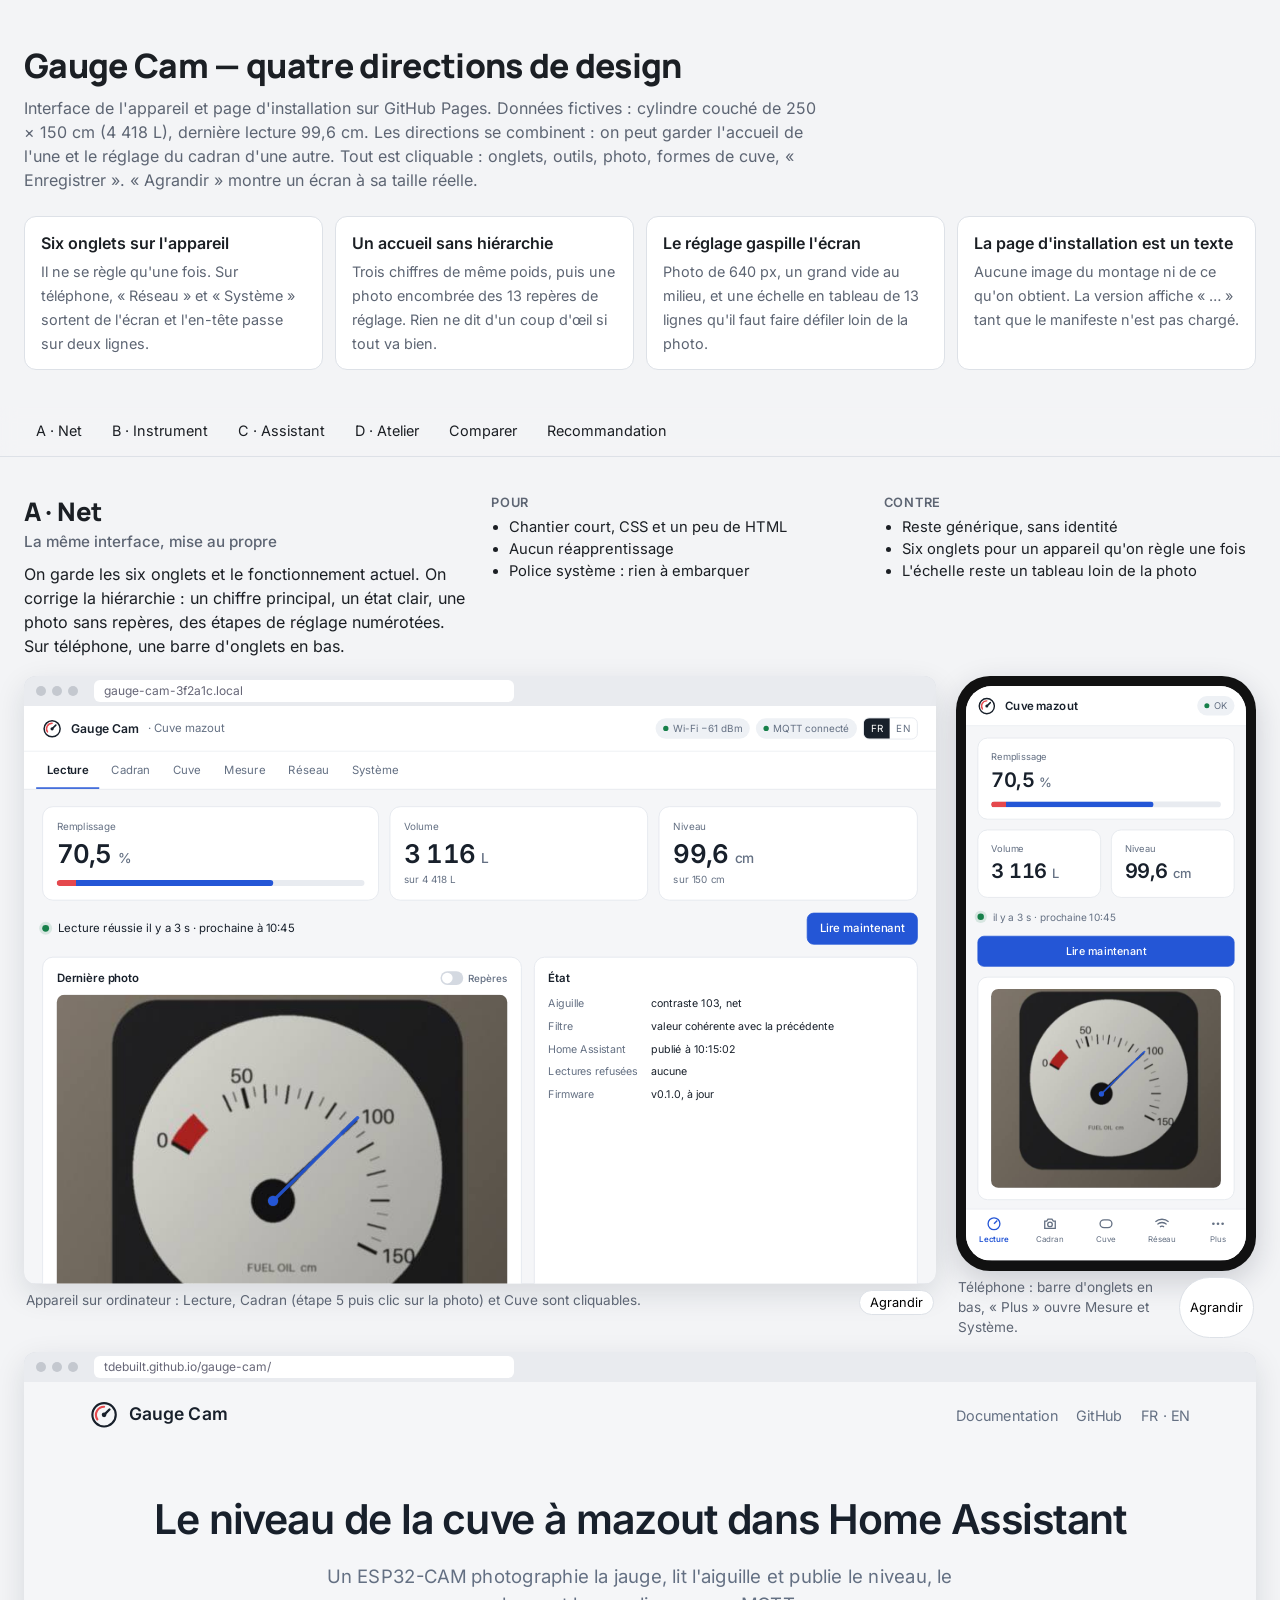
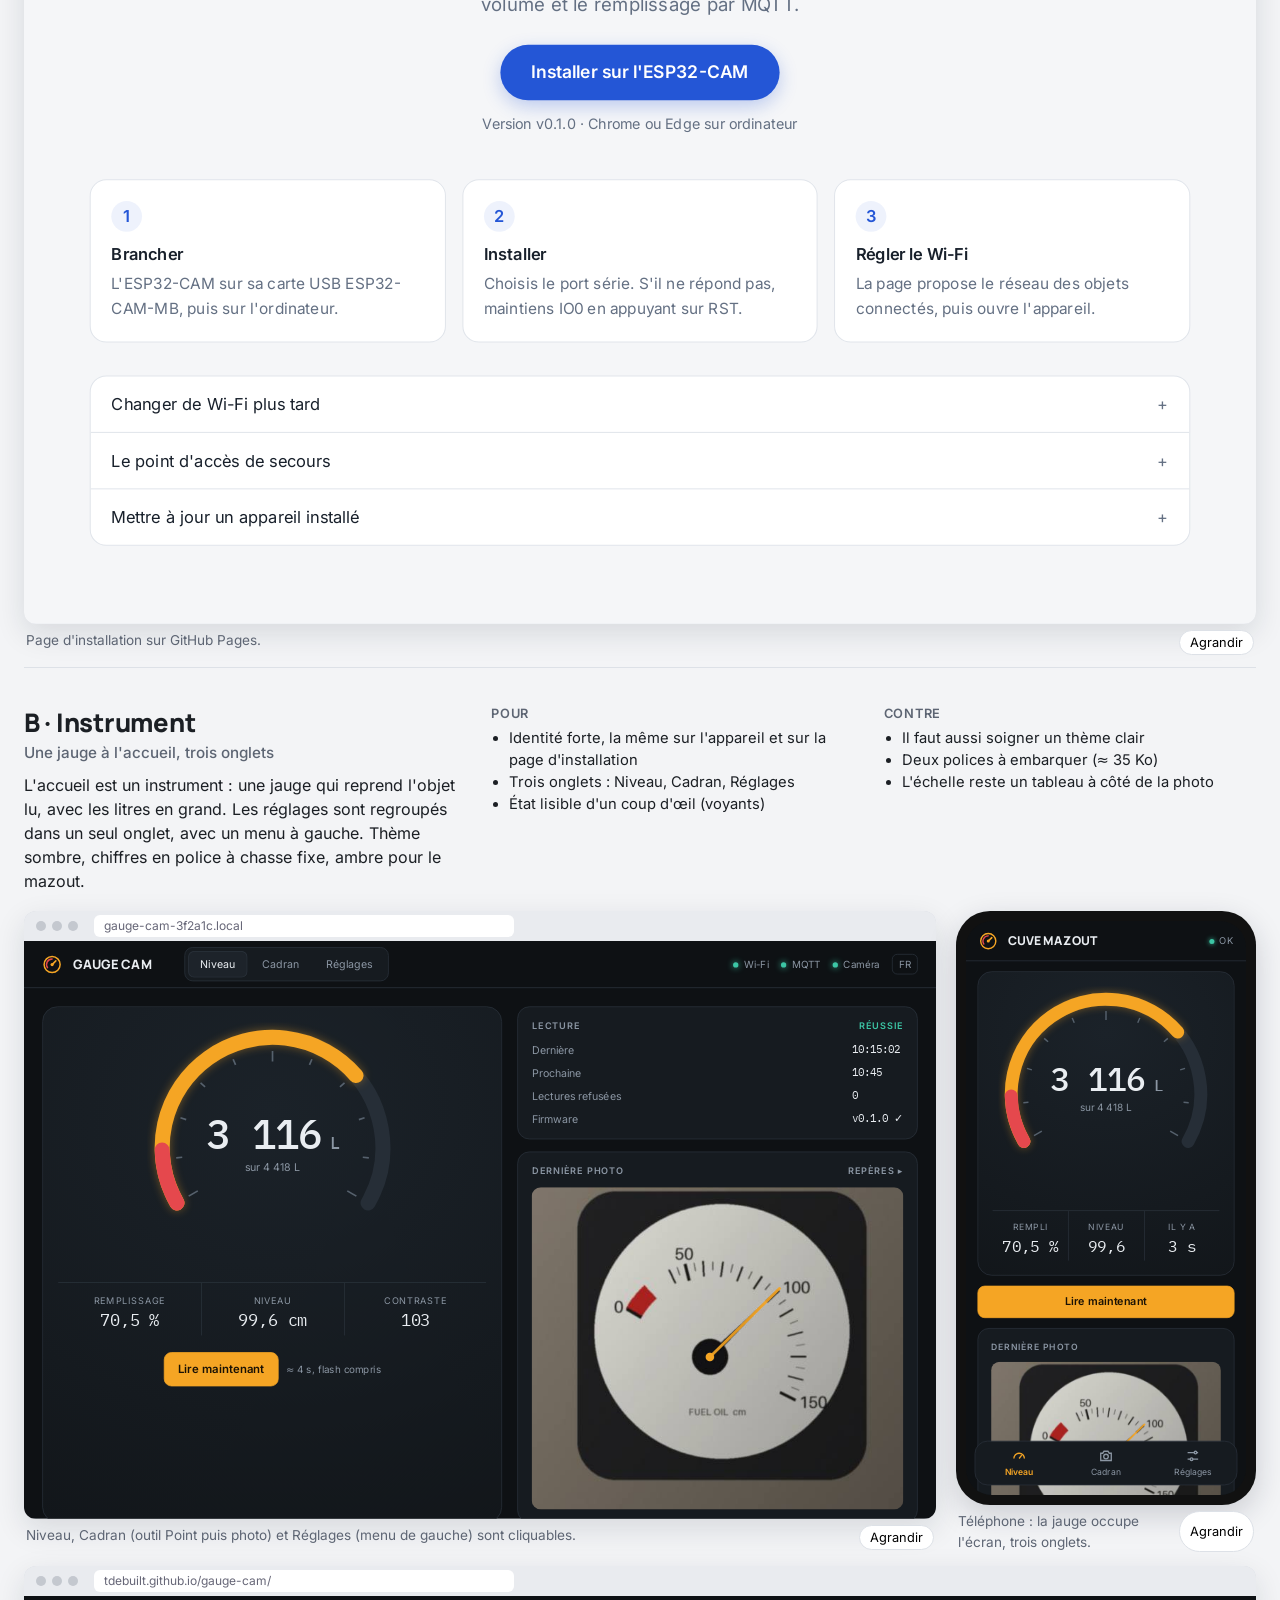
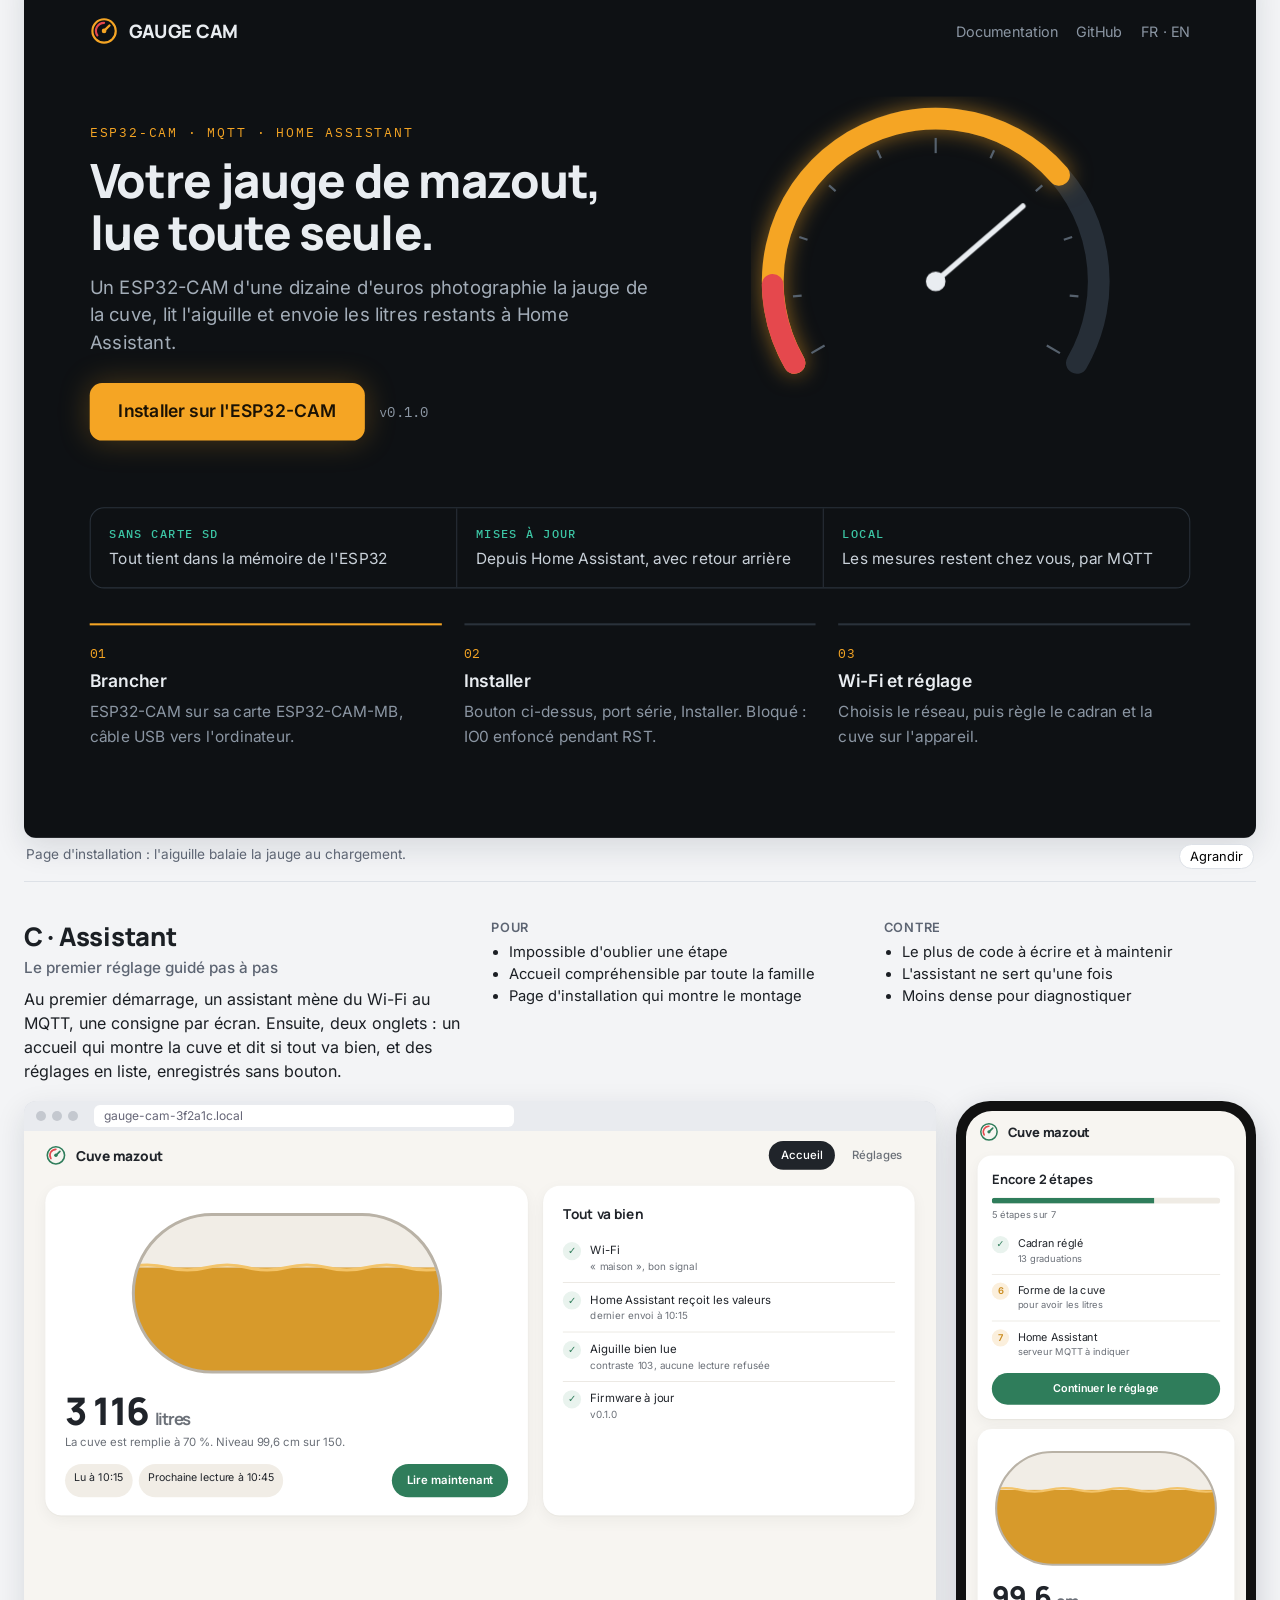
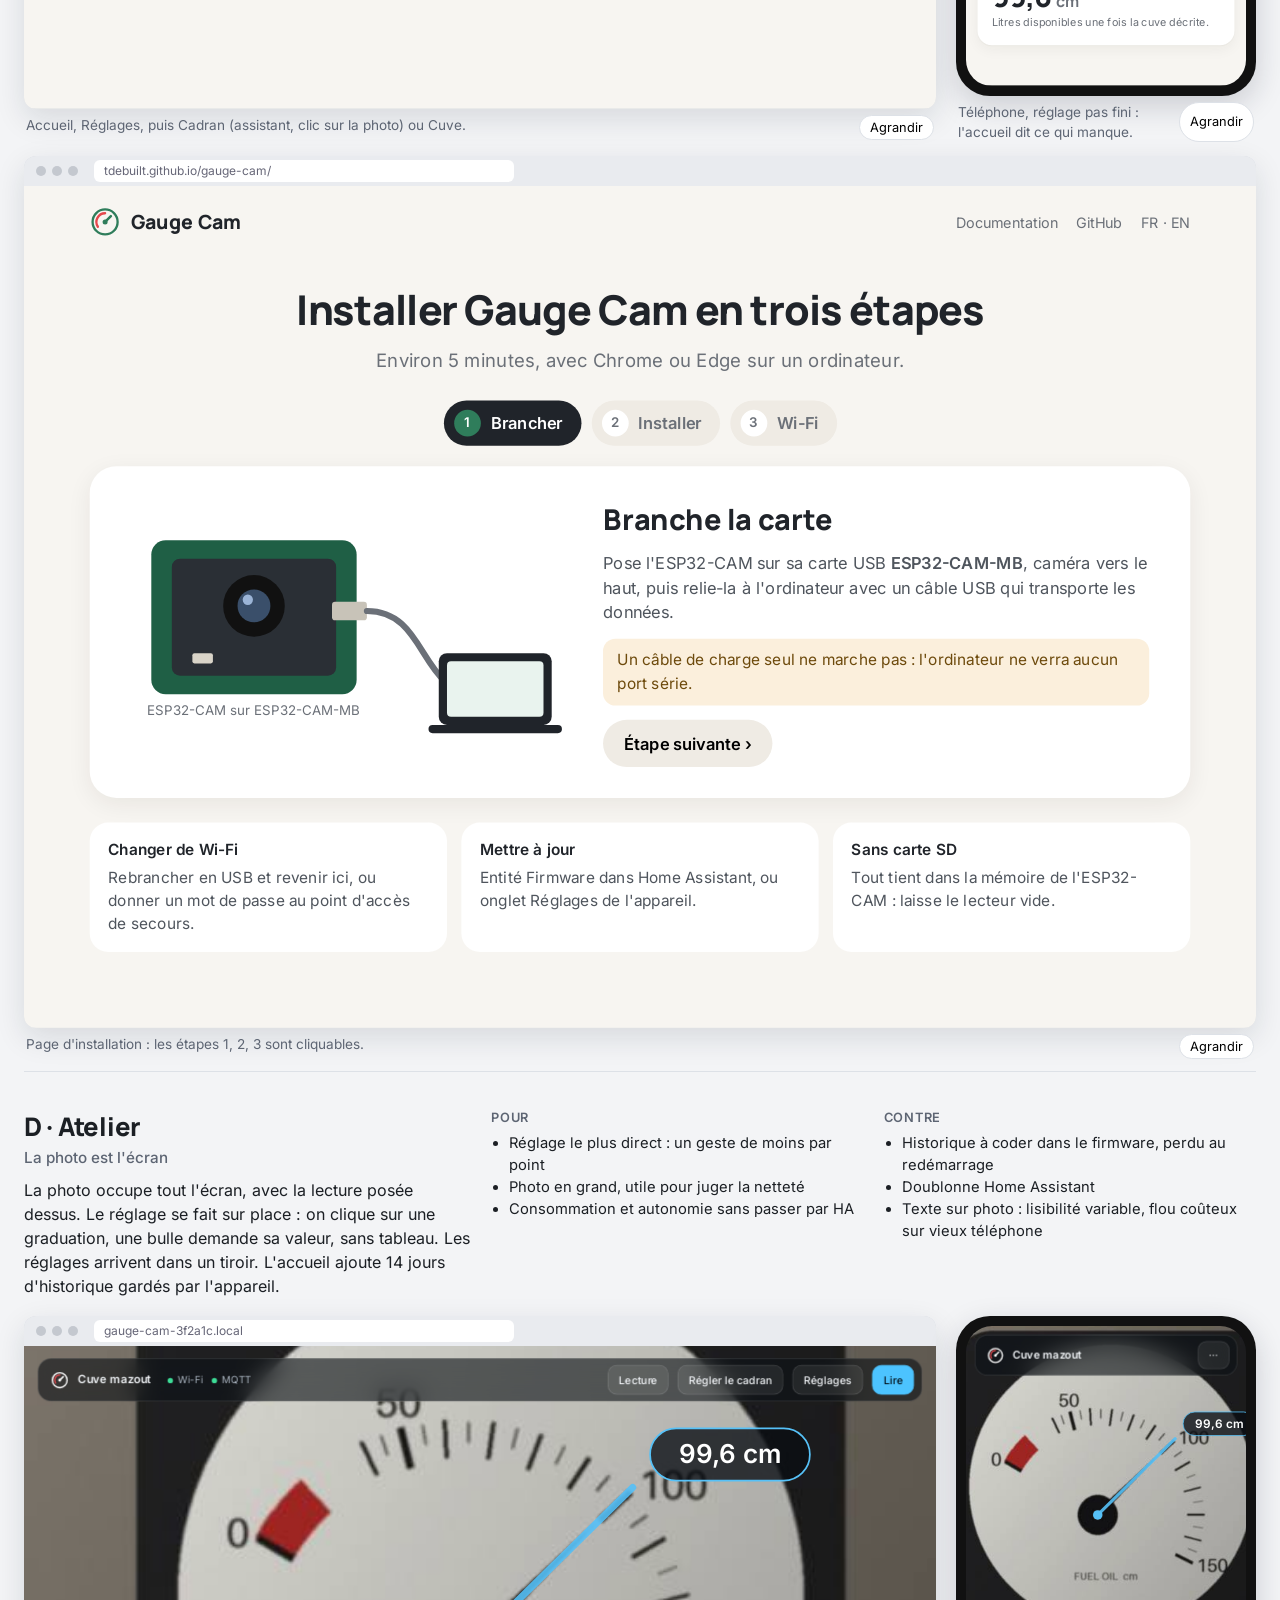
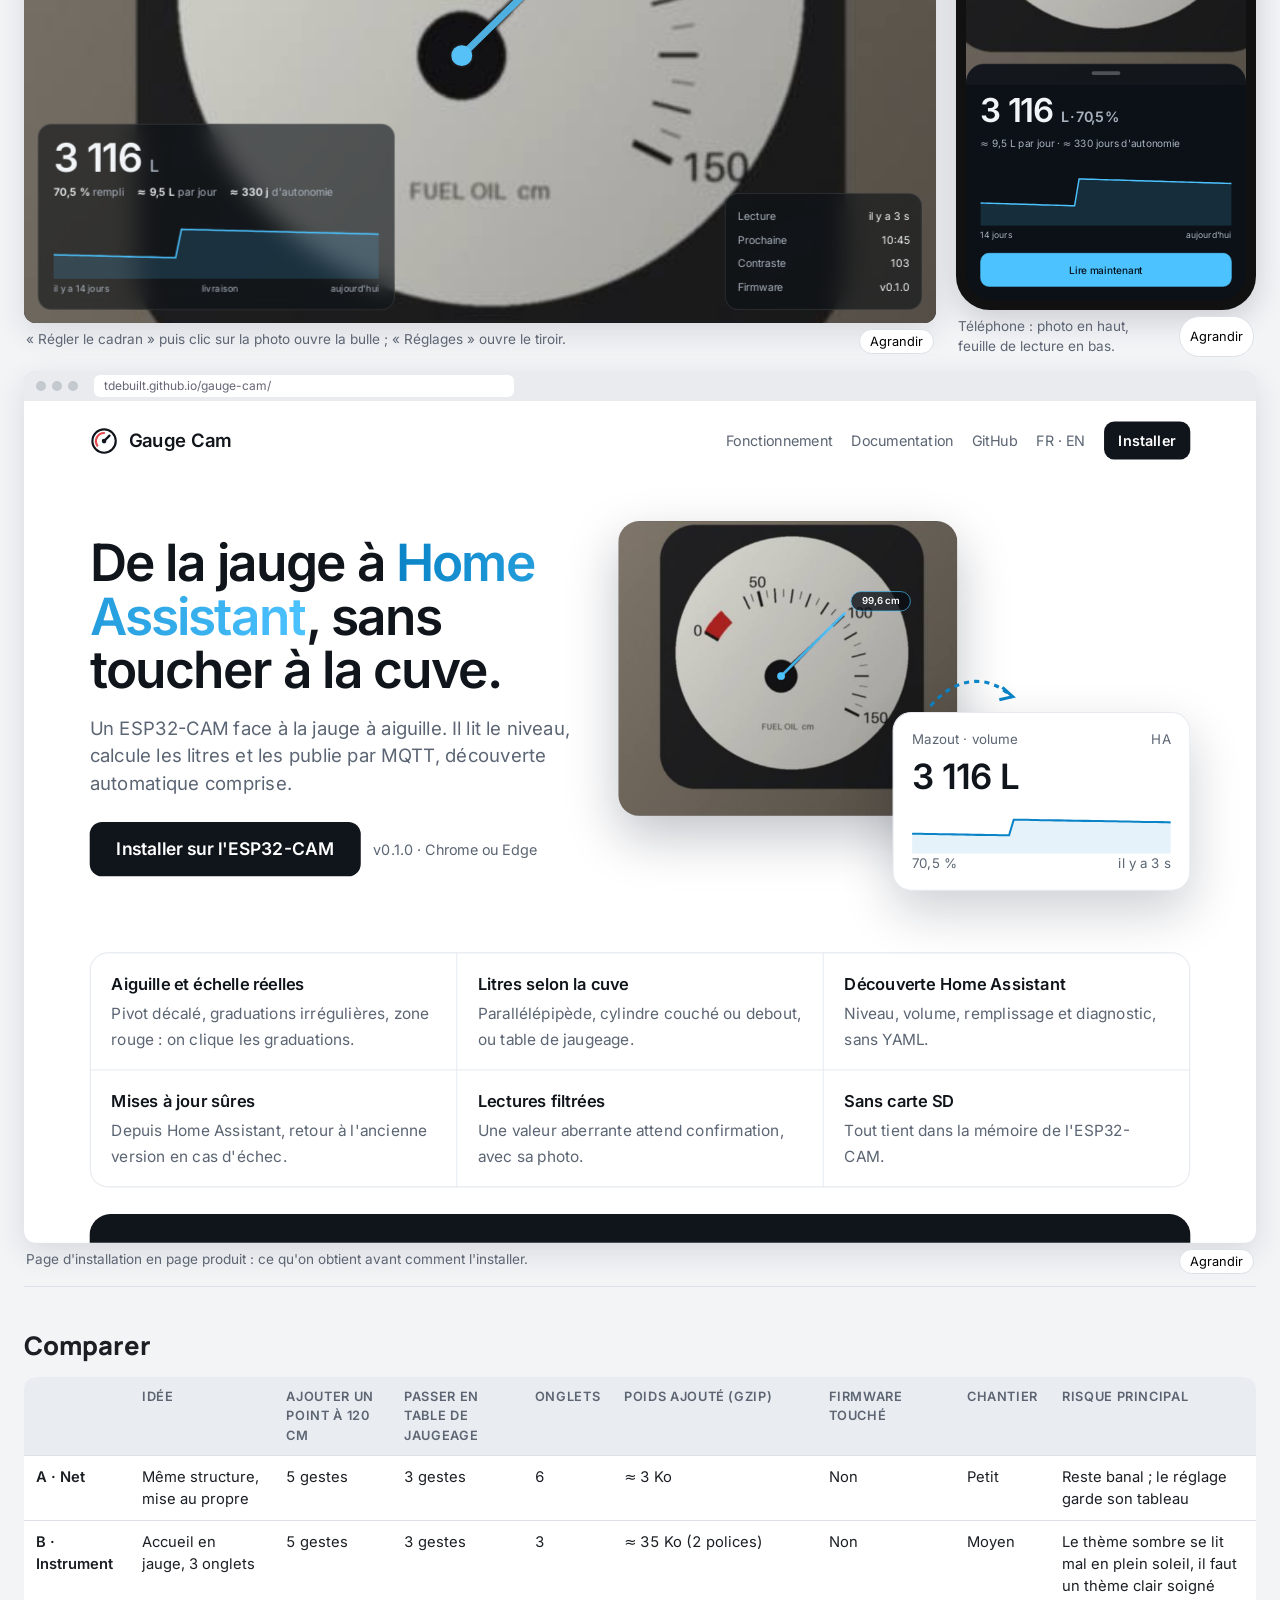
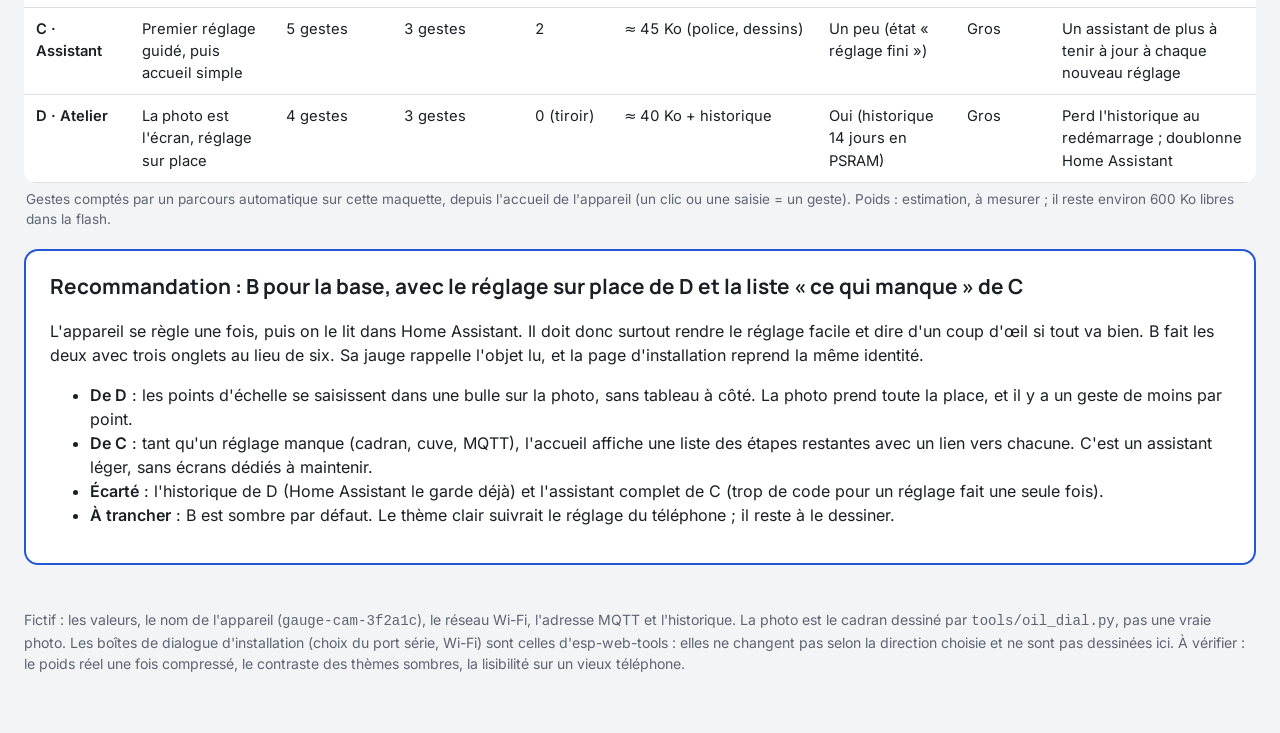
<file: maquette/propositions/index.html>
<!doctype html>
<html lang="fr">
<head>
<meta charset="utf-8">
<meta name="viewport" content="width=device-width, initial-scale=1">
<title>Gauge Cam — propositions de design</title>
<style>
@font-face{font-family:'Inter';font-weight:400;font-style:normal;font-display:swap;src:url([data-uri]) format('woff2')}
@font-face{font-family:'Inter';font-weight:500;font-style:normal;font-display:swap;src:url([data-uri]) format('woff2')}
@font-face{font-family:'Inter';font-weight:600;font-style:normal;font-display:swap;src:url([data-uri]) format('woff2')}
@font-face{font-family:'IBM Plex Mono';font-weight:400;font-style:normal;font-display:swap;src:url([data-uri]) format('woff2')}
@font-face{font-family:'IBM Plex Mono';font-weight:500;font-style:normal;font-display:swap;src:url([data-uri]) format('woff2')}
@font-face{font-family:'Manrope';font-weight:500;font-style:normal;font-display:swap;src:url([data-uri]) format('woff2')}
@font-face{font-family:'Manrope';font-weight:700;font-style:normal;font-display:swap;src:url([data-uri]) format('woff2')}
@font-face{font-family:'Manrope';font-weight:800;font-style:normal;font-display:swap;src:url([data-uri]) format('woff2')}
:root { --ink:#1b1f24; --mut:#5d6573; --line:#dde1e7; --bg:#f3f4f6; --card:#fff; --acc:#2456d6; }
* { box-sizing: border-box; }
[hidden] { display: none !important; }
body { margin:0; font-family: Inter, system-ui, sans-serif; color:var(--ink); background:var(--bg); line-height:1.5; }
.wrap { max-width: 1280px; margin: 0 auto; padding: 0 24px; }
.top { padding-top: 40px; padding-bottom: 8px; }
.top h1 { font-family: Manrope, Inter, sans-serif; font-weight: 800; font-size: 2.1rem; margin: 0 0 6px; letter-spacing: -.02em; }
.top p { color: var(--mut); margin: 0; max-width: 80ch; }
.defects { display:grid; grid-template-columns: repeat(4, 1fr); gap: 12px; margin: 24px 0 8px; }
.defect { background: var(--card); border:1px solid var(--line); border-radius: 12px; padding: 14px 16px; }
.defect b { display:block; margin-bottom: 4px; }
.defect span { color: var(--mut); font-size: .9rem; }
.jump { position: sticky; top: 0; z-index: 20; background: rgba(243,244,246,.92); backdrop-filter: blur(8px);
  border-bottom: 1px solid var(--line); margin-top: 20px; }
.jump .wrap { display:flex; gap: 6px; padding-top: 8px; padding-bottom: 8px; overflow-x: auto; }
.jump a { color: var(--ink); text-decoration: none; padding: 6px 12px; border-radius: 999px; font-size: .9rem; white-space: nowrap; }
.jump a:hover { background: #e4e7ec; }
section.dir { padding: 36px 0 12px; border-bottom: 1px solid var(--line); }
.dir-head { display:grid; grid-template-columns: 1.2fr 1fr 1fr; gap: 20px; align-items: start; margin-bottom: 18px; }
.dir-head h2 { font-family: Manrope, Inter, sans-serif; font-weight: 800; font-size: 1.6rem; margin: 0; letter-spacing: -.01em; }
.dir-head h2 small { display:block; font-family: Inter, sans-serif; font-weight: 500; font-size: .95rem; color: var(--mut); letter-spacing: 0; }
.dir-head p { margin: 8px 0 0; }
.pc h4 { margin: 0 0 4px; font-size: .8rem; text-transform: uppercase; letter-spacing: .06em; color: var(--mut); }
.pc ul { margin: 0; padding-left: 18px; font-size: .92rem; }
.row { display:grid; grid-template-columns: minmax(0, 1fr) 300px; gap: 20px; align-items: start; margin: 14px 0; }
.cap { font-size: .85rem; color: var(--mut); margin: 6px 2px 0; display:flex; justify-content: space-between; gap: 10px; }
.cap button { font: inherit; font-size: .8rem; border: 1px solid var(--line); background: var(--card); border-radius: 999px; padding: 2px 10px; cursor: pointer; }
/* Frames */
.frame { background: #d5d9e0; border-radius: 12px; overflow: hidden; box-shadow: 0 10px 30px rgba(20,30,50,.12); }
.frame .bar { height: 30px; background: #e9ebef; display:flex; align-items:center; gap: 6px; padding: 0 12px; }
.frame .bar i { width: 10px; height: 10px; border-radius: 50%; background: #c4c8cf; display:block; }
.frame .bar span { margin-left: 10px; flex: 1; max-width: 420px; background: #fff; border-radius: 6px; font-size: 12px; color: #667; padding: 2px 10px; }
.fit { position: relative; overflow: hidden; }
.vp { position: absolute; top: 0; left: 0; transform-origin: 0 0; overflow: hidden; }
.vp > .scroll { position: absolute; inset: 0; overflow: auto; scroll-behavior: auto; }
.phone { background: #111; border-radius: 34px; padding: 10px; box-shadow: 0 10px 30px rgba(20,30,50,.18); }
.phone .fit { border-radius: 26px; }
.frame.big, .phone.big { position: fixed; inset: 20px; z-index: 100; margin: 0 auto; }
.phone.big { width: min(430px, 90vw); }
.backdrop { position: fixed; inset: 0; background: rgba(10,14,20,.55); z-index: 99; display: none; }
.backdrop.on { display: block; }
.screen { display: none; }
.screen.on { display: block; }
/* Photo with overlay */
.ph { position: relative; aspect-ratio: 525 / 456; background: #222 url([data-uri]) center / cover no-repeat; overflow: hidden; }
.ph .ov, .ph .marks { position: absolute; inset: 0; width: 100%; height: 100%; }
.ph .marks { pointer-events: none; }
.ph[data-pick] { cursor: crosshair; }
.mk { position: absolute; width: 14px; height: 14px; margin: -7px 0 0 -7px; border-radius: 50%; background: #ffb020; border: 2px solid #111; }
.toast { position: absolute; left: 50%; bottom: 24px; transform: translateX(-50%); background: #1b1f24; color: #fff; padding: 8px 16px; border-radius: 10px; font-size: 14px; z-index: 50; }
/* Compare */
table.cmp { width: 100%; border-collapse: collapse; background: var(--card); border-radius: 12px; overflow: hidden; font-size: .92rem; }
table.cmp th, table.cmp td { padding: 10px 12px; border-bottom: 1px solid var(--line); text-align: left; vertical-align: top; }
table.cmp thead th { background: #e9ecf1; font-size: .8rem; text-transform: uppercase; letter-spacing: .05em; color: var(--mut); }
table.cmp td.n { font-variant-numeric: tabular-nums; white-space: nowrap; }
.reco { background: var(--card); border: 2px solid var(--acc); border-radius: 14px; padding: 20px 24px; margin: 20px 0; }
.reco h3 { margin: 0 0 8px; font-family: Manrope, Inter, sans-serif; font-size: 1.3rem; }
footer { color: var(--mut); font-size: .88rem; padding: 24px 0 60px; }
h2.sec { font-family: Manrope, Inter, sans-serif; font-weight: 800; font-size: 1.6rem; margin: 40px 0 12px; }
@media (max-width: 1000px) { .defects { grid-template-columns: 1fr 1fr; } .row, .dir-head { grid-template-columns: 1fr; } }
</style>
</head>
<body>
<div class="wrap top">
  <h1>Gauge Cam — quatre directions de design</h1>
  <p>Interface de l'appareil et page d'installation sur GitHub Pages. Données fictives : cylindre couché de
    250 × 150 cm (4 418 L), dernière lecture 99,6 cm. Les directions se combinent : on peut garder l'accueil de
    l'une et le réglage du cadran d'une autre. Tout est cliquable : onglets, outils, photo, formes de cuve,
    « Enregistrer ». « Agrandir » montre un écran à sa taille réelle.</p>
  <div class="defects">
    <div class="defect"><b>Six onglets sur l'appareil</b><span>Il ne se règle qu'une fois. Sur téléphone, « Réseau » et « Système » sortent de l'écran et l'en-tête passe sur deux lignes.</span></div>
    <div class="defect"><b>Un accueil sans hiérarchie</b><span>Trois chiffres de même poids, puis une photo encombrée des 13 repères de réglage. Rien ne dit d'un coup d'œil si tout va bien.</span></div>
    <div class="defect"><b>Le réglage gaspille l'écran</b><span>Photo de 640 px, un grand vide au milieu, et une échelle en tableau de 13 lignes qu'il faut faire défiler loin de la photo.</span></div>
    <div class="defect"><b>La page d'installation est un texte</b><span>Aucune image du montage ni de ce qu'on obtient. La version affiche « … » tant que le manifeste n'est pas chargé.</span></div>
  </div>
</div>
<nav class="jump"><div class="wrap">
  <a href="#A">A · Net</a><a href="#B">B · Instrument</a><a href="#C">C · Assistant</a><a href="#D">D · Atelier</a>
  <a href="#cmp">Comparer</a><a href="#reco">Recommandation</a>
</div></nav>

<div class="wrap">
<section class="dir" id="A">
<style>
.dA { --bg:#f5f6f8; --card:#fff; --ink:#18202b; --mut:#647083; --line:#e1e5eb; --acc:#2456d6; --ok:#17804a; --warn:#b75d00;
  font-family: Inter, system-ui, sans-serif; color: var(--ink); background: var(--bg); font-size: 15px; }
.dA .hd { display:flex; align-items:center; gap: 12px; padding: 0 24px; height: 60px; background: var(--card); border-bottom: 1px solid var(--line); }
.dA .logo { width: 26px; height: 26px; color: var(--ink); }
.dA .hd b { font-weight: 600; font-size: 16px; }
.dA .hd .name { color: var(--mut); }
.dA .chips { margin-left: auto; display:flex; gap: 8px; align-items:center; }
.dA .chip { display:inline-flex; align-items:center; gap: 6px; font-size: 13px; padding: 4px 10px; border-radius: 999px; background: #eef1f5; color: var(--mut); }
.dA .chip::before { content:""; width: 7px; height: 7px; border-radius: 50%; background: var(--ok); }
.dA .seg2 { display:inline-flex; border: 1px solid var(--line); border-radius: 8px; overflow: hidden; font-size: 13px; }
.dA .seg2 span { padding: 4px 9px; color: var(--mut); }
.dA .seg2 .on { background: var(--ink); color: #fff; }
.dA .tabs { display:flex; gap: 2px; padding: 0 16px; background: var(--card); border-bottom: 1px solid var(--line); }
.dA .tabs button { font: inherit; border: 0; background: none; padding: 13px 14px 11px; color: var(--mut); border-bottom: 2px solid transparent; cursor: pointer; }
.dA .tabs button.on { color: var(--ink); border-bottom-color: var(--acc); font-weight: 600; }
.dA .main { padding: 22px 24px; }
.dA .stats { display:grid; grid-template-columns: 1.3fr 1fr 1fr; gap: 14px; }
.dA .stat { background: var(--card); border: 1px solid var(--line); border-radius: 14px; padding: 16px 18px; }
.dA .stat .l { color: var(--mut); font-size: 13px; }
.dA .stat .v { font-size: 34px; font-weight: 600; letter-spacing: -.02em; font-variant-numeric: tabular-nums; }
.dA .stat .v small { font-size: 18px; color: var(--mut); font-weight: 500; }
.dA .bar2 { height: 8px; border-radius: 4px; background: #e8ebf0; margin-top: 10px; overflow: hidden; }
.dA .bar2 i { display:block; height: 100%; width: 70.5%; background: linear-gradient(90deg, #e5484d 0 9%, var(--acc) 9%); border-radius: 4px; }
.dA .line { display:flex; align-items:center; gap: 12px; margin: 16px 0; }
.dA .okdot { width: 9px; height: 9px; border-radius: 50%; background: var(--ok); box-shadow: 0 0 0 4px #17804a22; }
.dA .btn { font: inherit; padding: 9px 16px; border-radius: 9px; border: 1px solid var(--line); background: var(--card); color: var(--ink); cursor: pointer; font-weight: 500; }
.dA .btn.pri { background: var(--acc); border-color: var(--acc); color: #fff; }
.dA .mut { color: var(--mut); }
.dA .grid2 { display:grid; grid-template-columns: 1.25fr 1fr; gap: 16px; }
.dA .card { background: var(--card); border: 1px solid var(--line); border-radius: 14px; padding: 16px 18px; }
.dA .card h3 { margin: 0 0 10px; font-size: 15px; display:flex; justify-content: space-between; align-items: center; }
.dA .card .ph { border-radius: 10px; }
.dA .tog { font-size: 13px; color: var(--mut); display:flex; gap: 6px; align-items:center; font-weight: 500; }
.dA .tog i { width: 30px; height: 18px; border-radius: 9px; background: #d4d9e1; position: relative; display:inline-block; }
.dA .tog i::after { content:""; position:absolute; left: 2px; top: 2px; width: 14px; height: 14px; border-radius: 50%; background: #fff; }
.dA dl { display:grid; grid-template-columns: max-content 1fr; gap: 9px 18px; margin: 0; font-size: 14px; }
.dA dt { color: var(--mut); } .dA dd { margin: 0; }
/* calibration */
.dA .steps { display:flex; gap: 6px; align-items:center; margin-bottom: 14px; }
.dA .steps button { font: inherit; font-size: 14px; display:flex; align-items:center; gap: 8px; padding: 7px 12px 7px 8px; border-radius: 999px; border: 1px solid var(--line); background: var(--card); cursor: pointer; color: var(--ink); }
.dA .steps button em { font-style: normal; width: 20px; height: 20px; border-radius: 50%; background: #e8ebf0; font-size: 12px; display:grid; place-items:center; color: var(--mut); }
.dA .steps button.done em { background: var(--ok); color: #fff; }
.dA .steps button.on { border-color: var(--acc); box-shadow: 0 0 0 3px #2456d622; }
.dA .steps button.on em { background: var(--acc); color: #fff; }
.dA .cal { display:grid; grid-template-columns: minmax(0, 1fr) 330px; gap: 16px; align-items: start; }
.dA .cal .ph { border-radius: 12px; }
.dA .hint { background: #2456d612; color: #1b3f9e; border-radius: 10px; padding: 10px 12px; font-size: 14px; margin: 0 0 12px; }
.dA table.pts { width: 100%; border-collapse: collapse; font-size: 14px; }
.dA .pts td { padding: 5px 4px; border-bottom: 1px solid var(--line); }
.dA .pts input { width: 90px; font: inherit; padding: 4px 8px; border: 1px solid var(--line); border-radius: 7px; }
.dA .pts .dot { width: 9px; height: 9px; border-radius: 50%; background: #ffb020; display:inline-block; margin-right: 6px; }
.dA .pts button { border: 0; background: none; color: var(--mut); cursor: pointer; font-size: 16px; }
.dA .pts tr.new td { background: #2456d60d; }
.dA .acc { border-top: 1px solid var(--line); margin-top: 12px; padding-top: 10px; font-weight: 600; font-size: 14px; display:flex; justify-content: space-between; }
.dA .panel-foot { display:flex; gap: 8px; margin-top: 14px; }
/* tank */
.dA .shapes { display:grid; grid-template-columns: repeat(4, 1fr); gap: 8px; margin: 6px 0 16px; }
.dA .shapes button { font: inherit; font-size: 13px; border: 1px solid var(--line); background: var(--card); border-radius: 12px; padding: 10px 6px 8px; cursor: pointer; color: var(--mut); display:flex; flex-direction: column; align-items:center; gap: 4px; }
.dA .shapes svg { width: 42px; height: 30px; }
.dA .shapes button.on { border-color: var(--acc); color: var(--acc); background: #2456d60a; box-shadow: 0 0 0 3px #2456d61c; }
.dA .fld { display:grid; grid-template-columns: 1fr 1fr; gap: 12px; }
.dA label.f { display:flex; flex-direction: column; gap: 5px; font-size: 13px; color: var(--mut); }
.dA label.f input { font: inherit; color: var(--ink); padding: 8px 10px; border: 1px solid var(--line); border-radius: 8px; background: #fbfcfd; }
.dA .capbox { text-align: center; padding: 26px 18px; }
.dA .capbox .v { font-size: 40px; font-weight: 600; letter-spacing: -.02em; }
/* mobile */
.dA.m .hd { padding: 0 16px; height: 56px; }
.dA.m .main { padding: 16px; padding-bottom: 90px; }
.dA.m .stats { grid-template-columns: 1fr 1fr; }
.dA.m .stat.wide { grid-column: span 2; }
.dA.m .stat .v { font-size: 28px; }
.dA .bnav { position: absolute; left: 0; right: 0; bottom: 0; height: 72px; background: var(--card); border-top: 1px solid var(--line); display:grid; grid-template-columns: repeat(5, 1fr); padding-bottom: 12px; }
.dA .bnav button { font: inherit; font-size: 11px; border: 0; background: none; color: var(--mut); display:flex; flex-direction: column; align-items:center; justify-content: center; gap: 3px; cursor: pointer; }
.dA .bnav button.on { color: var(--acc); font-weight: 600; }
.dA .bnav svg { width: 22px; height: 22px; }
/* flasher */
.fA { font-family: Inter, system-ui, sans-serif; color: #18202b; background: #f5f6f8; font-size: 16px; }
.fA .fhd { display:flex; align-items:center; gap: 10px; padding: 18px 64px; }
.fA .fhd .logo { width: 28px; height: 28px; }
.fA .fhd b { font-size: 17px; }
.fA .fhd .gh { margin-left: auto; color: #647083; font-size: 14px; display:flex; gap: 18px; align-items:center; }
.fA .hero { text-align: center; padding: 40px 64px 34px; }
.fA .hero h1 { font-size: 40px; letter-spacing: -.025em; margin: 0 0 12px; font-weight: 600; }
.fA .hero p { color: #647083; max-width: 620px; margin: 0 auto 26px; font-size: 18px; }
.fA .inst { font: inherit; font-weight: 600; padding: 14px 30px; border-radius: 999px; border: 0; background: #2456d6; color: #fff; font-size: 17px; box-shadow: 0 6px 18px #2456d644; }
.fA .ver { display:block; margin-top: 12px; color: #647083; font-size: 14px; }
.fA .s3 { display:grid; grid-template-columns: repeat(3, 1fr); gap: 16px; padding: 10px 64px; }
.fA .s3 > div { background: #fff; border: 1px solid #e1e5eb; border-radius: 16px; padding: 20px; }
.fA .s3 em { font-style: normal; display:grid; place-items:center; width: 30px; height: 30px; border-radius: 50%; background: #2456d614; color: #2456d6; font-weight: 600; margin-bottom: 10px; }
.fA .s3 b { display:block; margin-bottom: 4px; }
.fA .s3 span { color: #647083; font-size: 15px; }
.fA .faq { margin: 22px 64px 40px; background: #fff; border: 1px solid #e1e5eb; border-radius: 16px; }
.fA .faq div { padding: 15px 20px; border-bottom: 1px solid #e1e5eb; display:flex; justify-content: space-between; }
.fA .faq div:last-child { border: 0; }
.fA .faq span { color: #647083; }
</style>
<div class="dir-head">
  <div><h2>A · Net<small>La même interface, mise au propre</small></h2>
    <p>On garde les six onglets et le fonctionnement actuel. On corrige la hiérarchie : un chiffre principal, un état
      clair, une photo sans repères, des étapes de réglage numérotées. Sur téléphone, une barre d'onglets en bas.</p></div>
  <div class="pc"><h4>Pour</h4><ul><li>Chantier court, CSS et un peu de HTML</li><li>Aucun réapprentissage</li><li>Police système : rien à embarquer</li></ul></div>
  <div class="pc"><h4>Contre</h4><ul><li>Reste générique, sans identité</li><li>Six onglets pour un appareil qu'on règle une fois</li><li>L'échelle reste un tableau loin de la photo</li></ul></div>
</div>
<div class="row">
<div>
<div class="frame" id="A-dev"><div class="bar"><i></i><i></i><i></i><span>gauge-cam-3f2a1c.local</span></div>
<div class="fit"><div class="vp dA" data-w="1200" data-h="760"><div class="scroll">
  <div class="hd"><svg class="logo" viewBox="0 0 32 32"><circle cx="16" cy="16" r="13" fill="none" stroke="currentColor" stroke-width="2.4"/><path d="M8.5 21A9 9 0 0 1 16 7" fill="none" stroke="#e5484d" stroke-width="2.4" stroke-linecap="round"/><path d="M16 16l6-6" stroke="currentColor" stroke-width="2.6" stroke-linecap="round"/><circle cx="16" cy="16" r="2.6" fill="currentColor"/></svg><b>Gauge Cam</b><span class="name">· Cuve mazout</span>
    <div class="chips"><span class="chip">Wi-Fi −61 dBm</span><span class="chip">MQTT connecté</span><span class="seg2"><span class="on">FR</span><span>EN</span></span></div></div>
  <nav class="tabs">
    <button data-go="read" class="on">Lecture</button><button data-go="dial" id="A-t-dial">Cadran</button><button data-go="tank" id="A-t-tank">Cuve</button>
    <button>Mesure</button><button>Réseau</button><button>Système</button></nav>
  <div class="main">
    <div class="screen on" data-screen="read">
      <div class="stats">
        <div class="stat"><div class="l">Remplissage</div><div class="v">70,5 <small>%</small></div><div class="bar2"><i></i></div></div>
        <div class="stat"><div class="l">Volume</div><div class="v">3 116 <small>L</small></div><div class="l">sur 4 418 L</div></div>
        <div class="stat"><div class="l">Niveau</div><div class="v">99,6 <small>cm</small></div><div class="l">sur 150 cm</div></div>
      </div>
      <div class="line"><span class="okdot"></span><span>Lecture réussie il y a 3 s · prochaine à 10:45</span><button class="btn pri" style="margin-left:auto">Lire maintenant</button></div>
      <div class="grid2">
        <div class="card"><h3>Dernière photo <span class="tog"><i></i>Repères</span></h3><div class="ph "><svg class="ov" viewBox="0 0 525 456" preserveAspectRatio="xMidYMid slice"><line x1="252.0" y1="240.0" x2="350.4" y2="143.2" stroke="#2456d6" stroke-width="4" stroke-linecap="round" opacity=".9"/><circle cx="252.0" cy="240.0" r="6" fill="#2456d6"/></svg><div class="marks"></div></div></div>
        <div class="card"><h3>État</h3><dl>
          <dt>Aiguille</dt><dd>contraste 103, net</dd><dt>Filtre</dt><dd>valeur cohérente avec la précédente</dd>
          <dt>Home Assistant</dt><dd>publié à 10:15:02</dd><dt>Lectures refusées</dt><dd>aucune</dd>
          <dt>Firmware</dt><dd>v0.1.0, à jour</dd></dl></div>
      </div>
    </div>
    <div class="screen" data-screen="dial">
      <div class="steps">
        <button class="done" data-tool="roi"><em>✓</em>Contour</button><button class="done" data-tool="pivot"><em>✓</em>Centre</button>
        <button class="done" data-tool="start"><em>✓</em>Début</button><button class="done" data-tool="end"><em>✓</em>Fin</button>
        <button data-tool="point" id="A-tool-point" data-hint-text="Clique sur la graduation, puis saisis sa valeur dans la ligne ajoutée."><em>5</em>Points d'échelle</button>
        <button class="btn" style="margin-left:auto">Nouvelle photo</button></div>
      <div class="cal">
        <div class="ph " data-pick="1"><svg class="ov" viewBox="0 0 525 456" preserveAspectRatio="xMidYMid slice"><rect x="70" y="40" width="385" height="396" fill="none" stroke="#ffc83d" stroke-width="2" stroke-dasharray="7 5"/><path d="M243.0 240.0h18M252.0 231.0v18" stroke="#ff4d4d" stroke-width="2.5"/><circle cx="148.1" cy="180.0" r="5" fill="#2ecc71" stroke="#111" stroke-width="1.5"/><circle cx="201.3" cy="131.2" r="5" fill="#ffb020" stroke="#111" stroke-width="1.5"/><circle cx="220.9" cy="124.1" r="5" fill="#ffb020" stroke="#111" stroke-width="1.5"/><circle cx="243.6" cy="120.3" r="5" fill="#ffb020" stroke="#111" stroke-width="1.5"/><circle cx="268.7" cy="121.2" r="5" fill="#ffb020" stroke="#111" stroke-width="1.5"/><circle cx="293.0" cy="127.2" r="5" fill="#ffb020" stroke="#111" stroke-width="1.5"/><circle cx="317.4" cy="139.4" r="5" fill="#ffb020" stroke="#111" stroke-width="1.5"/><circle cx="338.3" cy="156.6" r="5" fill="#ffb020" stroke="#111" stroke-width="1.5"/><circle cx="355.9" cy="180.0" r="5" fill="#ffb020" stroke="#111" stroke-width="1.5"/><circle cx="367.9" cy="208.9" r="5" fill="#ffb020" stroke="#111" stroke-width="1.5"/><circle cx="372.0" cy="240.0" r="5" fill="#ffb020" stroke="#111" stroke-width="1.5"/><circle cx="368.4" cy="269.0" r="5" fill="#ffb020" stroke="#111" stroke-width="1.5"/><circle cx="358.9" cy="294.5" r="5" fill="#d65cff" stroke="#111" stroke-width="1.5"/><line x1="252.0" y1="240.0" x2="350.4" y2="143.2" stroke="#ffb020" stroke-width="4" stroke-linecap="round" opacity=".9"/><circle cx="252.0" cy="240.0" r="6" fill="#ffb020"/></svg><div class="marks"></div></div>
        <div class="card">
          <p class="hint" data-hint>Choisis une étape. Les étapes faites sont cochées.</p>
          <table class="pts"><tbody>
            <tr><td><i class="dot" style="background:#2ecc71"></i>Début</td><td><input value="0"></td><td></td></tr>
            <tr><td><i class="dot"></i>Point 1</td><td><input value="40"></td><td><button>×</button></td></tr>
            <tr><td><i class="dot"></i>Point 2</td><td><input value="50"></td><td><button>×</button></td></tr>
            <tr><td><i class="dot"></i>Point 3</td><td><input value="60"></td><td><button>×</button></td></tr>
            <tr><td><i class="dot"></i>…</td><td class="mut">8 autres</td><td></td></tr>
            <tr><td><i class="dot" style="background:#d65cff"></i>Fin</td><td><input value="150"></td><td></td></tr>
          </tbody></table>
          <div class="acc">Prise de vue <span class="mut">▸</span></div>
          <div class="panel-foot"><button class="btn">Tester</button><button class="btn pri" data-save id="A-save-dial">Enregistrer</button></div>
        </div>
      </div>
    </div>
    <div class="screen" data-screen="tank">
      <div class="grid2"><form class="card form">
        <h3>Forme de la cuve</h3>
        <div class="shapes">
          <button type="button" data-shape="box"><svg viewBox="0 0 48 36"><path d="M6 10l10-6h26v22l-10 6H6z M6 10h26v22 M32 10l10-6" fill="none" stroke="currentColor" stroke-width="2.2" stroke-linejoin="round"/></svg>Parallélépipède</button>
          <button type="button" data-shape="hcyl" class="on"><svg viewBox="0 0 48 36"><path d="M12 6h24a12 12 0 0 1 0 24H12a12 12 0 0 1 0-24z" fill="none" stroke="currentColor" stroke-width="2.2"/><path d="M12 6a5 12 0 0 1 0 24" fill="none" stroke="currentColor" stroke-width="1.6" opacity=".6"/></svg>Cylindre couché</button>
          <button type="button" data-shape="vcyl"><svg viewBox="0 0 48 36"><ellipse cx="24" cy="7" rx="11" ry="4" fill="none" stroke="currentColor" stroke-width="2.2"/><path d="M13 7v22a11 4 0 0 0 22 0V7" fill="none" stroke="currentColor" stroke-width="2.2"/></svg>Cylindre debout</button>
          <button type="button" data-shape="table" id="A-shape-table"><svg viewBox="0 0 48 36"><path d="M8 30L18 22L28 14L40 6" fill="none" stroke="currentColor" stroke-width="2.2"/><path d="M6 4v28h38" fill="none" stroke="currentColor" stroke-width="1.6" opacity=".6"/></svg>Table</button></div>
        <div class="fld">
          <label class="f" data-shapes="box hcyl">Longueur (cm)<input value="250"></label>
          <label class="f" data-shapes="box" hidden>Largeur (cm)<input value="100"></label>
          <label class="f" data-shapes="hcyl vcyl">Diamètre (cm)<input value="150"></label>
          <label class="f" data-shapes="box vcyl" hidden>Hauteur (cm)<input value="150"></label>
          <label class="f" data-shapes="table" hidden>Table niveau → litres<input value="0 0 · 40 520 · 150 3000"></label>
          <label class="f">Décalage du niveau (cm)<input value="0"></label></div>
        <div class="panel-foot"><button class="btn pri" data-save id="A-save-tank">Enregistrer</button></div>
      </form>
      <div class="card capbox"><div class="mut">Capacité</div><div class="v" data-cap>4 418 L</div><div class="mut">Le remplissage est le volume rapporté à la capacité.</div></div></div>
    </div>
  </div>
</div></div></div></div>
<p class="cap"><span>Appareil sur ordinateur : Lecture, Cadran (étape 5 puis clic sur la photo) et Cuve sont cliquables.</span><button data-big="A-dev">Agrandir</button></p>
</div>
<div>
<div class="phone" id="A-mob"><div class="fit"><div class="vp dA m" data-w="390" data-h="800"><div class="scroll">
  <div class="hd"><svg class="logo" viewBox="0 0 32 32"><circle cx="16" cy="16" r="13" fill="none" stroke="currentColor" stroke-width="2.4"/><path d="M8.5 21A9 9 0 0 1 16 7" fill="none" stroke="#e5484d" stroke-width="2.4" stroke-linecap="round"/><path d="M16 16l6-6" stroke="currentColor" stroke-width="2.6" stroke-linecap="round"/><circle cx="16" cy="16" r="2.6" fill="currentColor"/></svg><b>Cuve mazout</b><div class="chips"><span class="chip">OK</span></div></div>
  <div class="main">
    <div class="screen on" data-screen="read">
      <div class="stats">
        <div class="stat wide"><div class="l">Remplissage</div><div class="v">70,5 <small>%</small></div><div class="bar2"><i></i></div></div>
        <div class="stat"><div class="l">Volume</div><div class="v">3 116 <small>L</small></div></div>
        <div class="stat"><div class="l">Niveau</div><div class="v">99,6 <small>cm</small></div></div>
      </div>
      <div class="line"><span class="okdot"></span><span class="mut" style="font-size:14px">il y a 3 s · prochaine 10:45</span></div>
      <button class="btn pri" style="width:100%">Lire maintenant</button>
      <div class="card" style="margin-top:14px"><div class="ph "><svg class="ov" viewBox="0 0 525 456" preserveAspectRatio="xMidYMid slice"><line x1="252.0" y1="240.0" x2="350.4" y2="143.2" stroke="#2456d6" stroke-width="4" stroke-linecap="round" opacity=".9"/><circle cx="252.0" cy="240.0" r="6" fill="#2456d6"/></svg><div class="marks"></div></div></div>
    </div>
    <div class="screen" data-screen="tank"><div class="card"><h3>Cuve</h3><p class="mut">Même formulaire que sur ordinateur, sur une colonne.</p></div></div>
  </div>
</div>
<nav class="bnav">
  <button data-go="read" class="on"><svg viewBox="0 0 24 24"><circle cx="12" cy="12" r="9" fill="none" stroke="currentColor" stroke-width="2"/><path d="M12 12l5-5" stroke="currentColor" stroke-width="2"/></svg>Lecture</button>
  <button><svg viewBox="0 0 24 24"><path d="M4 8h3l2-3h6l2 3h3v11H4z" fill="none" stroke="currentColor" stroke-width="2"/><circle cx="12" cy="13" r="3.5" fill="none" stroke="currentColor" stroke-width="2"/></svg>Cadran</button>
  <button data-go="tank"><svg viewBox="0 0 24 24"><rect x="3" y="6" width="18" height="12" rx="6" fill="none" stroke="currentColor" stroke-width="2"/></svg>Cuve</button>
  <button><svg viewBox="0 0 24 24"><path d="M2 9a15 15 0 0 1 20 0M5 13a10 10 0 0 1 14 0M9 17a4 4 0 0 1 6 0" fill="none" stroke="currentColor" stroke-width="2"/></svg>Réseau</button>
  <button><svg viewBox="0 0 24 24"><circle cx="5" cy="12" r="2" fill="currentColor"/><circle cx="12" cy="12" r="2" fill="currentColor"/><circle cx="19" cy="12" r="2" fill="currentColor"/></svg>Plus</button>
</nav>
</div></div></div>
<p class="cap"><span>Téléphone : barre d'onglets en bas, « Plus » ouvre Mesure et Système.</span><button data-big="A-mob">Agrandir</button></p>
</div>
</div>
<div class="frame" id="A-fl"><div class="bar"><i></i><i></i><i></i><span>tdebuilt.github.io/gauge-cam/</span></div>
<div class="fit"><div class="vp fA" data-w="1200" data-h="820"><div class="scroll">
  <div class="fhd"><svg class="logo" viewBox="0 0 32 32"><circle cx="16" cy="16" r="13" fill="none" stroke="currentColor" stroke-width="2.4"/><path d="M8.5 21A9 9 0 0 1 16 7" fill="none" stroke="#e5484d" stroke-width="2.4" stroke-linecap="round"/><path d="M16 16l6-6" stroke="currentColor" stroke-width="2.6" stroke-linecap="round"/><circle cx="16" cy="16" r="2.6" fill="currentColor"/></svg><b>Gauge Cam</b><div class="gh"><span>Documentation</span><span>GitHub</span><span>FR · EN</span></div></div>
  <div class="hero"><h1>Le niveau de la cuve à mazout dans Home Assistant</h1>
    <p>Un ESP32-CAM photographie la jauge, lit l'aiguille et publie le niveau, le volume et le remplissage par MQTT.</p>
    <button class="inst">Installer sur l'ESP32-CAM</button><span class="ver">Version v0.1.0 · Chrome ou Edge sur ordinateur</span></div>
  <div class="s3">
    <div><em>1</em><b>Brancher</b><span>L'ESP32-CAM sur sa carte USB ESP32-CAM-MB, puis sur l'ordinateur.</span></div>
    <div><em>2</em><b>Installer</b><span>Choisis le port série. S'il ne répond pas, maintiens IO0 en appuyant sur RST.</span></div>
    <div><em>3</em><b>Régler le Wi-Fi</b><span>La page propose le réseau des objets connectés, puis ouvre l'appareil.</span></div>
  </div>
  <div class="faq"><div>Changer de Wi-Fi plus tard<span>+</span></div><div>Le point d'accès de secours<span>+</span></div><div>Mettre à jour un appareil installé<span>+</span></div></div>
</div></div></div></div>
<p class="cap"><span>Page d'installation sur GitHub Pages.</span><button data-big="A-fl">Agrandir</button></p>
</section>

<section class="dir" id="B">
<style>
.dB { --bg:#0e1114; --panel:#161b20; --panel2:#1d232a; --ink:#e9edf1; --mut:#8b96a3; --line:#2a323b; --amb:#f5a524; --teal:#3cc6a5; --red:#e5484d;
  font-family: Inter, system-ui, sans-serif; color: var(--ink); background: var(--bg); font-size: 15px; }
.dB .mono { font-family: "IBM Plex Mono", ui-monospace, monospace; }
.dB .hd { display:flex; align-items:center; gap: 14px; padding: 0 24px; height: 62px; border-bottom: 1px solid var(--line); }
.dB .logo { width: 26px; height: 26px; color: var(--amb); }
.dB .hd b { font-family: Manrope, Inter, sans-serif; font-weight: 800; font-size: 17px; letter-spacing: .01em; }
.dB .tabs { display:flex; gap: 4px; margin-left: 28px; background: var(--panel); border: 1px solid var(--line); border-radius: 11px; padding: 4px; }
.dB .tabs button { font: inherit; font-size: 14px; border: 0; background: none; color: var(--mut); padding: 7px 16px; border-radius: 8px; cursor: pointer; }
.dB .tabs button.on { background: var(--panel2); color: var(--ink); box-shadow: inset 0 0 0 1px var(--line); }
.dB .leds { margin-left: auto; display:flex; gap: 16px; font-size: 13px; color: var(--mut); align-items: center; }
.dB .leds span::before { content:""; display:inline-block; width: 7px; height: 7px; border-radius: 50%; background: var(--teal); margin-right: 7px; box-shadow: 0 0 8px var(--teal); }
.dB .leds em { font-style: normal; border: 1px solid var(--line); border-radius: 7px; padding: 3px 8px; }
.dB .main { padding: 24px; }
.dB .home { display:grid; grid-template-columns: 1.15fr 1fr; gap: 20px; }
.dB .inst { background: radial-gradient(120% 90% at 50% 20%, #1b2229, #12161a); border: 1px solid var(--line); border-radius: 20px; padding: 20px; position: relative; text-align: center; }
.dB .gauge { width: 330px; height: 330px; display:block; margin: 0 auto -40px; }
.dB .g-track { stroke: #262e37; } .dB .g-red { stroke: var(--red); } .dB .g-val { stroke: var(--amb); filter: drop-shadow(0 0 6px #f5a52466); }
.dB .g-ticks line { stroke: #56616d; stroke-width: 2; }
.dB .g-needle { stroke: var(--ink); stroke-width: 4; stroke-linecap: round; } .dB .g-hub { fill: var(--ink); }
.dB .bigv { position: absolute; left: 0; right: 0; top: 140px; }
.dB .bigv .v { font-family: "IBM Plex Mono", monospace; font-size: 54px; font-weight: 500; letter-spacing: -.03em; line-height: 1; }
.dB .bigv .v small { font-size: 22px; color: var(--mut); }
.dB .bigv .s { color: var(--mut); margin-top: 6px; font-size: 14px; }
.dB .trio { display:grid; grid-template-columns: repeat(3, 1fr); border-top: 1px solid var(--line); margin-top: 52px; }
.dB .trio > div { padding: 14px 6px 4px; }
.dB .trio > div + div { border-left: 1px solid var(--line); }
.dB .trio .l { color: var(--mut); font-size: 12px; text-transform: uppercase; letter-spacing: .08em; }
.dB .trio .v { font-family: "IBM Plex Mono", monospace; font-size: 22px; }
.dB .side { display:flex; flex-direction: column; gap: 16px; }
.dB .pnl { background: var(--panel); border: 1px solid var(--line); border-radius: 16px; padding: 16px 18px; }
.dB .pnl h3 { margin: 0 0 12px; font-size: 12px; text-transform: uppercase; letter-spacing: .1em; color: var(--mut); font-weight: 600; display:flex; justify-content: space-between; }
.dB .kv { display:grid; grid-template-columns: 1fr auto; gap: 9px 12px; font-size: 14px; }
.dB .kv span:nth-child(odd) { color: var(--mut); }
.dB .kv span:nth-child(even) { font-family: "IBM Plex Mono", monospace; }
.dB .ph { border-radius: 12px; }
.dB .btn { font: inherit; font-weight: 600; padding: 10px 18px; border-radius: 10px; border: 1px solid var(--line); background: var(--panel2); color: var(--ink); cursor: pointer; }
.dB .btn.pri { background: var(--amb); border-color: var(--amb); color: #1a1205; }
.dB .row2 { display:flex; gap: 10px; align-items: center; }
/* calibration */
.dB .cal { display:grid; grid-template-columns: 64px minmax(0, 1fr) 300px; gap: 16px; align-items: start; }
.dB .rail { display:flex; flex-direction: column; gap: 6px; background: var(--panel); border: 1px solid var(--line); border-radius: 14px; padding: 6px; }
.dB .rail button { font: inherit; font-size: 10.5px; border: 0; background: none; color: var(--mut); border-radius: 9px; padding: 8px 2px 6px; cursor: pointer; display:flex; flex-direction: column; align-items:center; gap: 4px; }
.dB .rail button svg { width: 22px; height: 22px; }
.dB .rail button.on { background: #f5a5241f; color: var(--amb); }
.dB .hint { border-left: 3px solid var(--amb); padding: 6px 0 6px 12px; color: #c9d1d9; font-size: 14px; margin: 0 0 14px; }
.dB table.pts { width: 100%; border-collapse: collapse; font-size: 14px; }
.dB .pts td { padding: 6px 4px; border-bottom: 1px solid var(--line); }
.dB .pts input { width: 84px; font: inherit; font-family: "IBM Plex Mono", monospace; padding: 4px 8px; border: 1px solid var(--line); border-radius: 7px; background: var(--bg); color: var(--ink); }
.dB .pts .dot { width: 9px; height: 9px; border-radius: 50%; background: var(--amb); display:inline-block; margin-right: 6px; }
.dB .pts button { border: 0; background: none; color: var(--mut); cursor: pointer; font-size: 16px; }
.dB .pts tr.new td { background: #f5a52412; }
/* settings */
.dB .set { display:grid; grid-template-columns: 220px minmax(0, 1fr); gap: 20px; }
.dB .snav { display:flex; flex-direction: column; gap: 2px; }
.dB .snav button { font: inherit; text-align: left; border: 0; background: none; color: var(--mut); padding: 9px 12px; border-radius: 9px; cursor: pointer; display:flex; justify-content: space-between; }
.dB .snav button.on { background: var(--panel); color: var(--ink); box-shadow: inset 2px 0 0 var(--amb); }
.dB .snav small { color: #5f6a76; font-size: 12px; }
.dB .shapes { display:grid; grid-template-columns: repeat(4, 1fr); gap: 10px; margin-bottom: 18px; }
.dB .shapes button { font: inherit; font-size: 13px; border: 1px solid var(--line); background: var(--panel2); border-radius: 12px; padding: 12px 6px 10px; cursor: pointer; color: var(--mut); display:flex; flex-direction: column; align-items:center; gap: 6px; }
.dB .shapes svg { width: 44px; height: 32px; }
.dB .shapes button.on { border-color: var(--amb); color: var(--amb); background: #f5a52412; }
.dB .fld { display:grid; grid-template-columns: repeat(3, 1fr); gap: 14px; }
.dB label.f { display:flex; flex-direction: column; gap: 6px; font-size: 12px; text-transform: uppercase; letter-spacing: .06em; color: var(--mut); }
.dB label.f input { min-width: 0; width: 100%; font: inherit; font-size: 15px; text-transform: none; letter-spacing: 0; font-family: "IBM Plex Mono", monospace; color: var(--ink); padding: 9px 11px; border: 1px solid var(--line); border-radius: 9px; background: var(--bg); }
.dB .capline { display:flex; justify-content: space-between; align-items: center; margin-top: 20px; padding-top: 16px; border-top: 1px solid var(--line); }
.dB .capline .v { font-family: "IBM Plex Mono", monospace; font-size: 26px; color: var(--amb); }
/* mobile */
.dB.m .hd { padding: 0 18px; height: 56px; }
.dB.m .main { padding: 14px 16px 96px; }
.dB.m .gauge { width: 300px; height: 300px; }
.dB.m .bigv { top: 126px; }
.dB.m .bigv .v { font-size: 46px; }
.dB .bnav { position: absolute; left: 12px; right: 12px; bottom: 14px; height: 62px; background: var(--panel); border: 1px solid var(--line); border-radius: 18px; display:grid; grid-template-columns: repeat(3, 1fr); }
.dB .bnav button { font: inherit; font-size: 12px; border: 0; background: none; color: var(--mut); display:flex; flex-direction: column; align-items:center; justify-content: center; gap: 3px; cursor: pointer; }
.dB .bnav button.on { color: var(--amb); font-weight: 600; }
.dB .bnav svg { width: 22px; height: 22px; }
/* flasher */
.fB { font-family: Inter, system-ui, sans-serif; color: #e9edf1; background: #0e1114; font-size: 16px; }
.fB .fhd { display:flex; align-items:center; gap: 10px; padding: 20px 64px; }
.fB .fhd .logo { width: 28px; height: 28px; color: #f5a524; }
.fB .fhd b { font-family: Manrope, sans-serif; font-weight: 800; font-size: 18px; }
.fB .fhd .gh { margin-left: auto; color: #8b96a3; font-size: 14px; display:flex; gap: 18px; }
.fB .hero { display:grid; grid-template-columns: 1.1fr 1fr; gap: 30px; align-items: center; padding: 30px 64px 40px; }
.fB .kick { color: #f5a524; font-family: "IBM Plex Mono", monospace; font-size: 13px; letter-spacing: .12em; text-transform: uppercase; }
.fB h1 { font-family: Manrope, sans-serif; font-weight: 800; font-size: 46px; line-height: 1.08; letter-spacing: -.02em; margin: 12px 0 16px; }
.fB .hero p { color: #a3adb8; font-size: 18px; margin: 0 0 26px; }
.fB .inst { font: inherit; font-weight: 700; padding: 15px 28px; border-radius: 12px; border: 0; background: #f5a524; color: #1a1205; font-size: 17px; box-shadow: 0 0 30px #f5a52444; }
.fB .ver { margin-left: 14px; color: #8b96a3; font-family: "IBM Plex Mono", monospace; font-size: 14px; }
.fB .hero-gauge { width: 360px; height: 360px; display:block; margin: 0 auto; }
.fB .g-track { stroke: #262e37; } .fB .g-red { stroke: #e5484d; } .fB .g-val { stroke: #f5a524; filter: drop-shadow(0 0 10px #f5a52488); }
.fB .g-ticks line { stroke: #56616d; stroke-width: 2; } .fB .g-needle { stroke: #e9edf1; stroke-width: 5; stroke-linecap: round; } .fB .g-hub { fill: #e9edf1; }
.fB .g-needle { transform-origin: 170px 170px; animation: sweep 2.4s ease-out both; }
@keyframes sweep { from { transform: rotate(-169deg); } to { transform: rotate(0); } }
.fB .strip { display:flex; gap: 0; margin: 0 64px; border: 1px solid #2a323b; border-radius: 14px; overflow: hidden; }
.fB .strip div { flex: 1; padding: 16px 18px; font-size: 15px; color: #c9d1d9; }
.fB .strip div + div { border-left: 1px solid #2a323b; }
.fB .strip b { display:block; color: #3cc6a5; font-family: "IBM Plex Mono", monospace; font-weight: 500; font-size: 12px; letter-spacing: .1em; text-transform: uppercase; margin-bottom: 4px; }
.fB .steps { display:grid; grid-template-columns: repeat(3, 1fr); gap: 22px; margin: 34px 64px 40px; counter-reset: s; }
.fB .steps div { border-top: 2px solid #2a323b; padding-top: 14px; }
.fB .steps div:first-child { border-color: #f5a524; }
.fB .steps em { font-style: normal; font-family: "IBM Plex Mono", monospace; color: #f5a524; font-size: 13px; }
.fB .steps b { display:block; font-size: 17px; margin: 4px 0; }
.fB .steps span { color: #8b96a3; font-size: 15px; }
</style>
<div class="dir-head">
  <div><h2>B · Instrument<small>Une jauge à l'accueil, trois onglets</small></h2>
    <p>L'accueil est un instrument : une jauge qui reprend l'objet lu, avec les litres en grand. Les réglages sont
      regroupés dans un seul onglet, avec un menu à gauche. Thème sombre, chiffres en police à chasse fixe, ambre pour le mazout.</p></div>
  <div class="pc"><h4>Pour</h4><ul><li>Identité forte, la même sur l'appareil et sur la page d'installation</li><li>Trois onglets : Niveau, Cadran, Réglages</li><li>État lisible d'un coup d'œil (voyants)</li></ul></div>
  <div class="pc"><h4>Contre</h4><ul><li>Il faut aussi soigner un thème clair</li><li>Deux polices à embarquer (≈ 35 Ko)</li><li>L'échelle reste un tableau à côté de la photo</li></ul></div>
</div>
<div class="row">
<div>
<div class="frame" id="B-dev"><div class="bar"><i></i><i></i><i></i><span>gauge-cam-3f2a1c.local</span></div>
<div class="fit"><div class="vp dB" data-w="1200" data-h="760"><div class="scroll">
  <div class="hd"><svg class="logo" viewBox="0 0 32 32"><circle cx="16" cy="16" r="13" fill="none" stroke="currentColor" stroke-width="2.4"/><path d="M8.5 21A9 9 0 0 1 16 7" fill="none" stroke="#e5484d" stroke-width="2.4" stroke-linecap="round"/><path d="M16 16l6-6" stroke="currentColor" stroke-width="2.6" stroke-linecap="round"/><circle cx="16" cy="16" r="2.6" fill="currentColor"/></svg><b>GAUGE CAM</b>
    <nav class="tabs"><button data-go="read" class="on">Niveau</button><button data-go="dial" id="B-t-dial">Cadran</button><button data-go="set" id="B-t-set">Réglages</button></nav>
    <div class="leds"><span>Wi-Fi</span><span>MQTT</span><span>Caméra</span><em>FR</em></div></div>
  <div class="main">
    <div class="screen on" data-screen="read">
      <div class="home">
        <div class="inst"><svg class="gauge" viewBox="0 0 300 300"><path d="M35.7 216.0A132.0 132.0 0 1 1 264.3 216.0" class="g-track" stroke-width="18" fill="none" stroke-linecap="round"/><path d="M35.7 216.0A132.0 132.0 0 0 1 249.9 63.7" class="g-val" stroke-width="18" fill="none" stroke-linecap="round"/><path d="M35.7 216.0A132.0 132.0 0 0 1 18.0 152.8" class="g-red" stroke-width="18" fill="none" stroke-linecap="round"/><g class="g-ticks"><line x1="49.7" y1="207.9" x2="60.6" y2="201.6"/><line x1="34.8" y1="162.1" x2="42.0" y2="161.4"/><line x1="39.9" y1="114.2" x2="46.7" y2="116.4"/><line x1="63.9" y1="72.5" x2="69.3" y2="77.3"/><line x1="102.9" y1="44.2" x2="105.8" y2="50.8"/><line x1="150.0" y1="34.2" x2="150.0" y2="46.8"/><line x1="197.1" y1="44.2" x2="194.2" y2="50.8"/><line x1="236.1" y1="72.5" x2="230.7" y2="77.3"/><line x1="260.1" y1="114.2" x2="253.3" y2="116.4"/><line x1="265.2" y1="162.1" x2="258.0" y2="161.4"/><line x1="250.3" y1="207.9" x2="239.4" y2="201.6"/></g></svg>
          <div class="bigv"><div class="v">3 116<small> L</small></div><div class="s">sur 4 418 L</div></div>
          <div class="trio"><div><div class="l">Remplissage</div><div class="v">70,5 %</div></div><div><div class="l">Niveau</div><div class="v">99,6 cm</div></div><div><div class="l">Contraste</div><div class="v">103</div></div></div>
          <div class="row2" style="justify-content:center;margin-top:22px"><button class="btn pri">Lire maintenant</button><span style="color:var(--mut);font-size:13px">≈ 4 s, flash compris</span></div>
        </div>
        <div class="side">
          <div class="pnl"><h3>Lecture <span style="color:var(--teal)">réussie</span></h3><div class="kv">
            <span>Dernière</span><span>10:15:02</span><span>Prochaine</span><span>10:45</span><span>Lectures refusées</span><span>0</span><span>Firmware</span><span>v0.1.0 ✓</span></div></div>
          <div class="pnl"><h3>Dernière photo <span>repères ▸</span></h3><div class="ph "><svg class="ov" viewBox="0 0 525 456" preserveAspectRatio="xMidYMid slice"><line x1="252.0" y1="240.0" x2="350.4" y2="143.2" stroke="#f5a524" stroke-width="4" stroke-linecap="round" opacity=".9"/><circle cx="252.0" cy="240.0" r="6" fill="#f5a524"/></svg><div class="marks"></div></div></div>
        </div>
      </div>
    </div>
    <div class="screen" data-screen="dial">
      <div class="cal">
        <div class="rail">
          <button data-tool="roi"><svg viewBox="0 0 24 24"><rect x="4" y="4" width="16" height="16" fill="none" stroke="currentColor" stroke-width="2" stroke-dasharray="3 2"/></svg>Contour</button>
          <button data-tool="pivot"><svg viewBox="0 0 24 24"><path d="M12 4v16M4 12h16" stroke="currentColor" stroke-width="2"/></svg>Centre</button>
          <button data-tool="start"><svg viewBox="0 0 24 24"><circle cx="12" cy="12" r="5" fill="#2ecc71"/></svg>Début</button>
          <button data-tool="end"><svg viewBox="0 0 24 24"><circle cx="12" cy="12" r="5" fill="#d65cff"/></svg>Fin</button>
          <button data-tool="point" id="B-tool-point" data-hint-text="Clique sur la graduation, puis saisis sa valeur dans la nouvelle ligne."><svg viewBox="0 0 24 24"><circle cx="12" cy="12" r="5" fill="#f5a524"/><path d="M19 3v6M16 6h6" stroke="currentColor" stroke-width="2"/></svg>Point</button>
          <button><svg viewBox="0 0 24 24"><path d="M4 8h3l2-3h6l2 3h3v11H4z" fill="none" stroke="currentColor" stroke-width="2"/><circle cx="12" cy="13" r="3.5" fill="none" stroke="currentColor" stroke-width="2"/></svg>Photo</button>
        </div>
        <div class="ph " data-pick="1"><svg class="ov" viewBox="0 0 525 456" preserveAspectRatio="xMidYMid slice"><rect x="70" y="40" width="385" height="396" fill="none" stroke="#ffc83d" stroke-width="2" stroke-dasharray="7 5"/><path d="M243.0 240.0h18M252.0 231.0v18" stroke="#ff4d4d" stroke-width="2.5"/><circle cx="148.1" cy="180.0" r="5" fill="#2ecc71" stroke="#111" stroke-width="1.5"/><circle cx="201.3" cy="131.2" r="5" fill="#f5a524" stroke="#111" stroke-width="1.5"/><circle cx="220.9" cy="124.1" r="5" fill="#f5a524" stroke="#111" stroke-width="1.5"/><circle cx="243.6" cy="120.3" r="5" fill="#f5a524" stroke="#111" stroke-width="1.5"/><circle cx="268.7" cy="121.2" r="5" fill="#f5a524" stroke="#111" stroke-width="1.5"/><circle cx="293.0" cy="127.2" r="5" fill="#f5a524" stroke="#111" stroke-width="1.5"/><circle cx="317.4" cy="139.4" r="5" fill="#f5a524" stroke="#111" stroke-width="1.5"/><circle cx="338.3" cy="156.6" r="5" fill="#f5a524" stroke="#111" stroke-width="1.5"/><circle cx="355.9" cy="180.0" r="5" fill="#f5a524" stroke="#111" stroke-width="1.5"/><circle cx="367.9" cy="208.9" r="5" fill="#f5a524" stroke="#111" stroke-width="1.5"/><circle cx="372.0" cy="240.0" r="5" fill="#f5a524" stroke="#111" stroke-width="1.5"/><circle cx="368.4" cy="269.0" r="5" fill="#f5a524" stroke="#111" stroke-width="1.5"/><circle cx="358.9" cy="294.5" r="5" fill="#d65cff" stroke="#111" stroke-width="1.5"/><line x1="252.0" y1="240.0" x2="350.4" y2="143.2" stroke="#f5a524" stroke-width="4" stroke-linecap="round" opacity=".9"/><circle cx="252.0" cy="240.0" r="6" fill="#f5a524"/></svg><div class="marks"></div></div>
        <div class="pnl">
          <p class="hint" data-hint>Choisis un outil à gauche, puis clique sur la photo.</p>
          <h3>Échelle <span>13 points</span></h3>
          <table class="pts"><tbody>
            <tr><td><i class="dot" style="background:#2ecc71"></i>Début</td><td><input value="0"></td><td></td></tr>
            <tr><td><i class="dot"></i>Point 1</td><td><input value="40"></td><td><button>×</button></td></tr>
            <tr><td><i class="dot"></i>Point 2</td><td><input value="50"></td><td><button>×</button></td></tr>
            <tr><td><i class="dot"></i>…</td><td style="color:var(--mut)">9 autres</td><td></td></tr>
            <tr><td><i class="dot" style="background:#d65cff"></i>Fin</td><td><input value="150"></td><td></td></tr>
          </tbody></table>
          <div class="row2" style="margin-top:14px"><button class="btn">Tester</button><button class="btn pri" data-save id="B-save-dial">Enregistrer</button></div>
        </div>
      </div>
    </div>
    <div class="screen" data-screen="set">
      <div class="set">
        <div class="snav">
          <button data-go="tank" data-group="set" class="on">Cuve <small>cyl. couché</small></button>
          <button data-go="meas" data-group="set">Mesure <small>30 min</small></button>
          <button data-go="net" data-group="set">Réseau et MQTT <small>connecté</small></button>
          <button data-go="net" data-group="set">Heure et mises à jour</button>
          <button data-go="net" data-group="set">Système et journal</button>
        </div>
        <div>
          <form class="pnl form screen on" data-screen="tank" data-group="set">
            <h3>Forme de la cuve</h3>
            <div class="shapes">
              <button type="button" data-shape="box"><svg viewBox="0 0 48 36"><path d="M6 10l10-6h26v22l-10 6H6z M6 10h26v22 M32 10l10-6" fill="none" stroke="currentColor" stroke-width="2.2" stroke-linejoin="round"/></svg>Parallélépipède</button>
              <button type="button" data-shape="hcyl" class="on"><svg viewBox="0 0 48 36"><path d="M12 6h24a12 12 0 0 1 0 24H12a12 12 0 0 1 0-24z" fill="none" stroke="currentColor" stroke-width="2.2"/><path d="M12 6a5 12 0 0 1 0 24" fill="none" stroke="currentColor" stroke-width="1.6" opacity=".6"/></svg>Cylindre couché</button>
              <button type="button" data-shape="vcyl"><svg viewBox="0 0 48 36"><ellipse cx="24" cy="7" rx="11" ry="4" fill="none" stroke="currentColor" stroke-width="2.2"/><path d="M13 7v22a11 4 0 0 0 22 0V7" fill="none" stroke="currentColor" stroke-width="2.2"/></svg>Cylindre debout</button>
              <button type="button" data-shape="table" id="B-shape-table"><svg viewBox="0 0 48 36"><path d="M8 30L18 22L28 14L40 6" fill="none" stroke="currentColor" stroke-width="2.2"/><path d="M6 4v28h38" fill="none" stroke="currentColor" stroke-width="1.6" opacity=".6"/></svg>Table</button></div>
            <div class="fld">
              <label class="f" data-shapes="box hcyl">Longueur cm<input value="250"></label>
              <label class="f" data-shapes="box" hidden>Largeur cm<input value="100"></label>
              <label class="f" data-shapes="hcyl vcyl">Diamètre cm<input value="150"></label>
              <label class="f" data-shapes="box vcyl" hidden>Hauteur cm<input value="150"></label>
              <label class="f" data-shapes="table" hidden>Table<input value="0 0 · 40 520 · 150 3000"></label>
              <label class="f">Décalage cm<input value="0"></label></div>
            <div class="capline"><div><div style="color:var(--mut);font-size:12px;text-transform:uppercase;letter-spacing:.08em">Capacité</div><div class="v" data-cap>4 418 L</div></div>
              <button class="btn pri" data-save id="B-save-tank">Enregistrer</button></div>
          </form>
          <div class="pnl screen" data-screen="meas" data-group="set"><h3>Mesure</h3><div class="kv"><span>Intervalle</span><span>30 min</span><span>Échantillons</span><span>3</span><span>Saut maximal</span><span>5 cm</span></div></div>
          <div class="pnl screen" data-screen="net" data-group="set"><h3>Réseau et MQTT</h3><div class="kv"><span>Wi-Fi</span><span>maison · −61 dBm</span><span>Serveur MQTT</span><span>172.30.50.110:1883</span><span>Découverte HA</span><span>activée</span></div></div>
        </div>
      </div>
    </div>
  </div>
</div></div></div></div>
<p class="cap"><span>Niveau, Cadran (outil Point puis photo) et Réglages (menu de gauche) sont cliquables.</span><button data-big="B-dev">Agrandir</button></p>
</div>
<div>
<div class="phone" id="B-mob"><div class="fit"><div class="vp dB m" data-w="390" data-h="800"><div class="scroll">
  <div class="hd"><svg class="logo" viewBox="0 0 32 32"><circle cx="16" cy="16" r="13" fill="none" stroke="currentColor" stroke-width="2.4"/><path d="M8.5 21A9 9 0 0 1 16 7" fill="none" stroke="#e5484d" stroke-width="2.4" stroke-linecap="round"/><path d="M16 16l6-6" stroke="currentColor" stroke-width="2.6" stroke-linecap="round"/><circle cx="16" cy="16" r="2.6" fill="currentColor"/></svg><b>CUVE MAZOUT</b><div class="leds"><span>OK</span></div></div>
  <div class="main">
    <div class="inst"><svg class="gauge" viewBox="0 0 300 300"><path d="M35.7 216.0A132.0 132.0 0 1 1 264.3 216.0" class="g-track" stroke-width="18" fill="none" stroke-linecap="round"/><path d="M35.7 216.0A132.0 132.0 0 0 1 249.9 63.7" class="g-val" stroke-width="18" fill="none" stroke-linecap="round"/><path d="M35.7 216.0A132.0 132.0 0 0 1 18.0 152.8" class="g-red" stroke-width="18" fill="none" stroke-linecap="round"/><g class="g-ticks"><line x1="49.7" y1="207.9" x2="60.6" y2="201.6"/><line x1="34.8" y1="162.1" x2="42.0" y2="161.4"/><line x1="39.9" y1="114.2" x2="46.7" y2="116.4"/><line x1="63.9" y1="72.5" x2="69.3" y2="77.3"/><line x1="102.9" y1="44.2" x2="105.8" y2="50.8"/><line x1="150.0" y1="34.2" x2="150.0" y2="46.8"/><line x1="197.1" y1="44.2" x2="194.2" y2="50.8"/><line x1="236.1" y1="72.5" x2="230.7" y2="77.3"/><line x1="260.1" y1="114.2" x2="253.3" y2="116.4"/><line x1="265.2" y1="162.1" x2="258.0" y2="161.4"/><line x1="250.3" y1="207.9" x2="239.4" y2="201.6"/></g></svg>
      <div class="bigv"><div class="v">3 116<small> L</small></div><div class="s">sur 4 418 L</div></div>
      <div class="trio"><div><div class="l">Rempli</div><div class="v">70,5 %</div></div><div><div class="l">Niveau</div><div class="v">99,6</div></div><div><div class="l">Il y a</div><div class="v">3 s</div></div></div>
    </div>
    <button class="btn pri" style="width:100%;margin-top:14px">Lire maintenant</button>
    <div class="pnl" style="margin-top:14px"><h3>Dernière photo</h3><div class="ph "><svg class="ov" viewBox="0 0 525 456" preserveAspectRatio="xMidYMid slice"><line x1="252.0" y1="240.0" x2="350.4" y2="143.2" stroke="#f5a524" stroke-width="4" stroke-linecap="round" opacity=".9"/><circle cx="252.0" cy="240.0" r="6" fill="#f5a524"/></svg><div class="marks"></div></div></div>
  </div>
</div>
<nav class="bnav">
  <button class="on"><svg viewBox="0 0 24 24"><path d="M4 16a8 8 0 1 1 16 0" fill="none" stroke="currentColor" stroke-width="2"/><path d="M12 16l4-5" stroke="currentColor" stroke-width="2"/></svg>Niveau</button>
  <button><svg viewBox="0 0 24 24"><path d="M4 8h3l2-3h6l2 3h3v11H4z" fill="none" stroke="currentColor" stroke-width="2"/><circle cx="12" cy="13" r="3.5" fill="none" stroke="currentColor" stroke-width="2"/></svg>Cadran</button>
  <button><svg viewBox="0 0 24 24"><path d="M4 7h10M18 7h2M4 17h4M12 17h8" stroke="currentColor" stroke-width="2"/><circle cx="16" cy="7" r="2" fill="none" stroke="currentColor" stroke-width="2"/><circle cx="10" cy="17" r="2" fill="none" stroke="currentColor" stroke-width="2"/></svg>Réglages</button>
</nav>
</div></div></div>
<p class="cap"><span>Téléphone : la jauge occupe l'écran, trois onglets.</span><button data-big="B-mob">Agrandir</button></p>
</div>
</div>
<div class="frame" id="B-fl"><div class="bar"><i></i><i></i><i></i><span>tdebuilt.github.io/gauge-cam/</span></div>
<div class="fit"><div class="vp fB" data-w="1200" data-h="820"><div class="scroll">
  <div class="fhd"><svg class="logo" viewBox="0 0 32 32"><circle cx="16" cy="16" r="13" fill="none" stroke="currentColor" stroke-width="2.4"/><path d="M8.5 21A9 9 0 0 1 16 7" fill="none" stroke="#e5484d" stroke-width="2.4" stroke-linecap="round"/><path d="M16 16l6-6" stroke="currentColor" stroke-width="2.6" stroke-linecap="round"/><circle cx="16" cy="16" r="2.6" fill="currentColor"/></svg><b>GAUGE CAM</b><div class="gh"><span>Documentation</span><span>GitHub</span><span>FR · EN</span></div></div>
  <div class="hero">
    <div><div class="kick">ESP32-CAM · MQTT · Home Assistant</div>
      <h1>Votre jauge de mazout, lue toute seule.</h1>
      <p>Un ESP32-CAM d'une dizaine d'euros photographie la jauge de la cuve, lit l'aiguille et envoie les litres restants à Home Assistant.</p>
      <button class="inst">Installer sur l'ESP32-CAM</button><span class="ver">v0.1.0</span></div>
    <div><svg class="gauge hero-gauge" viewBox="0 0 340 340"><path d="M40.1 245.0A150.0 150.0 0 1 1 299.9 245.0" class="g-track" stroke-width="20" fill="none" stroke-linecap="round"/><path d="M40.1 245.0A150.0 150.0 0 0 1 283.5 72.0" class="g-val" stroke-width="20" fill="none" stroke-linecap="round"/><path d="M40.1 245.0A150.0 150.0 0 0 1 20.0 173.1" class="g-red" stroke-width="20" fill="none" stroke-linecap="round"/><g class="g-ticks"><line x1="55.7" y1="236.0" x2="67.8" y2="229.0"/><line x1="38.7" y1="183.8" x2="46.7" y2="183.0"/><line x1="44.5" y1="129.2" x2="52.1" y2="131.7"/><line x1="71.9" y1="81.7" x2="77.9" y2="87.0"/><line x1="116.3" y1="49.4" x2="119.6" y2="56.7"/><line x1="170.0" y1="38.0" x2="170.0" y2="52.0"/><line x1="223.7" y1="49.4" x2="220.4" y2="56.7"/><line x1="268.1" y1="81.7" x2="262.1" y2="87.0"/><line x1="295.5" y1="129.2" x2="287.9" y2="131.7"/><line x1="301.3" y1="183.8" x2="293.3" y2="183.0"/><line x1="284.3" y1="236.0" x2="272.2" y2="229.0"/></g><line x1="170.0" y1="170.0" x2="250.2" y2="100.7" class="g-needle"/><circle cx="170.0" cy="170.0" r="9" class="g-hub"/></svg></div>
  </div>
  <div class="strip"><div><b>Sans carte SD</b>Tout tient dans la mémoire de l'ESP32</div><div><b>Mises à jour</b>Depuis Home Assistant, avec retour arrière</div><div><b>Local</b>Les mesures restent chez vous, par MQTT</div></div>
  <div class="steps"><div><em>01</em><b>Brancher</b><span>ESP32-CAM sur sa carte ESP32-CAM-MB, câble USB vers l'ordinateur.</span></div>
    <div><em>02</em><b>Installer</b><span>Bouton ci-dessus, port série, Installer. Bloqué : IO0 enfoncé pendant RST.</span></div>
    <div><em>03</em><b>Wi-Fi et réglage</b><span>Choisis le réseau, puis règle le cadran et la cuve sur l'appareil.</span></div></div>
</div></div></div></div>
<p class="cap"><span>Page d'installation : l'aiguille balaie la jauge au chargement.</span><button data-big="B-fl">Agrandir</button></p>
</section>

<section class="dir" id="C">
<style>
.dC { --bg:#f7f5f1; --card:#fff; --ink:#20242a; --mut:#6b7078; --line:#e7e3dc; --acc:#2f7d5b; --acc2:#e9f3ee; --oil:#c98a1c;
  font-family: Inter, system-ui, sans-serif; color: var(--ink); background: var(--bg); font-size: 15px; }
.dC h1, .dC h2, .dC h3 { font-family: Manrope, Inter, sans-serif; }
.dC .hd { display:flex; align-items:center; gap: 12px; padding: 0 28px; height: 64px; }
.dC .logo { width: 28px; height: 28px; color: var(--acc); }
.dC .hd b { font-family: Manrope, sans-serif; font-weight: 800; font-size: 18px; }
.dC .tabs { margin-left: auto; display:flex; gap: 6px; }
.dC .tabs button { font: inherit; border: 0; background: none; padding: 8px 16px; border-radius: 999px; color: var(--mut); cursor: pointer; font-weight: 500; }
.dC .tabs button.on { background: var(--ink); color: #fff; }
.dC .main { padding: 8px 28px 28px; }
.dC .homeg { display:grid; grid-template-columns: 1.3fr 1fr; gap: 20px; }
.dC .card { background: var(--card); border-radius: 22px; padding: 24px 26px; box-shadow: 0 1px 2px rgba(40,30,10,.05), 0 6px 20px rgba(40,30,10,.05); }
.dC .tank { width: 100%; max-width: 420px; display:block; margin: 6px auto 18px; }
.dC .t-body { fill: #f1ede6; } .dC .t-oil { fill: #d79a2b; } .dC .t-wave { fill: none; stroke: #f3c46a; stroke-width: 3; } .dC .t-line { fill: none; stroke: #b9b2a6; stroke-width: 3; }
.dC .hv { font-family: Manrope, sans-serif; font-weight: 800; font-size: 50px; letter-spacing: -.03em; line-height: 1; }
.dC .hv small { font-size: 22px; color: var(--mut); font-weight: 700; }
.dC .sub { color: var(--mut); margin-top: 6px; }
.dC .chips { display:flex; gap: 8px; margin-top: 16px; }
.dC .chip { background: #f1ede6; border-radius: 999px; padding: 6px 12px; font-size: 14px; }
.dC .btn { font: inherit; font-weight: 600; padding: 11px 20px; border-radius: 999px; border: 0; background: #efebe4; color: var(--ink); cursor: pointer; }
.dC .btn.pri { background: var(--acc); color: #fff; }
.dC .checks { list-style: none; margin: 0; padding: 0; }
.dC .checks li { display:flex; gap: 12px; align-items: flex-start; padding: 11px 0; border-bottom: 1px solid var(--line); }
.dC .checks li:last-child { border: 0; }
.dC .checks i { flex: none; width: 24px; height: 24px; border-radius: 50%; background: var(--acc2); color: var(--acc); display:grid; place-items:center; font-style: normal; font-size: 13px; font-weight: 700; }
.dC .checks i.todo { background: #fbefdc; color: var(--oil); }
.dC .checks span small { display:block; color: var(--mut); font-size: 13px; }
.dC h3 { margin: 0 0 12px; font-size: 18px; }
/* wizard */
.dC .wiz { display:grid; grid-template-columns: 250px minmax(0, 1fr); gap: 24px; }
.dC .stepper { list-style: none; margin: 0; padding: 0; position: relative; }
.dC .stepper li { display:flex; gap: 12px; align-items: center; padding: 9px 0; color: var(--mut); position: relative; }
.dC .stepper li i { width: 26px; height: 26px; border-radius: 50%; border: 2px solid var(--line); background: var(--card); display:grid; place-items:center; font-style: normal; font-size: 12px; font-weight: 700; z-index: 1; }
.dC .stepper li.done i { background: var(--acc); border-color: var(--acc); color: #fff; }
.dC .stepper li.cur { color: var(--ink); font-weight: 600; }
.dC .stepper li.cur i { border-color: var(--acc); color: var(--acc); box-shadow: 0 0 0 4px var(--acc2); }
.dC .stepper::before { content:""; position: absolute; left: 12px; top: 20px; bottom: 20px; width: 2px; background: var(--line); }
.dC .wiz h2 { margin: 0 0 4px; font-size: 26px; letter-spacing: -.01em; }
.dC .wiz .lead { color: var(--mut); margin: 0 0 16px; max-width: 60ch; }
.dC .wizph { position: relative; }
.dC .wizph .ph { border-radius: 18px; max-height: 470px; aspect-ratio: auto; height: 470px; }
.dC .wizph .tip { position: absolute; left: 16px; top: 16px; background: rgba(255,255,255,.94); border-radius: 12px; padding: 8px 12px; font-size: 14px; box-shadow: 0 4px 14px rgba(0,0,0,.15); }
.dC .wizfoot { display:flex; justify-content: space-between; align-items: center; margin-top: 16px; }
.dC .vals { display:flex; gap: 6px; flex-wrap: wrap; }
.dC .vals span { background: var(--card); border: 1px solid var(--line); border-radius: 8px; padding: 3px 9px; font-size: 13px; font-variant-numeric: tabular-nums; }
.dC .bubble { position: absolute; z-index: 30; background: var(--card); border-radius: 14px; padding: 10px; box-shadow: 0 10px 30px rgba(0,0,0,.25); display:flex; gap: 8px; align-items: center; }
.dC .bubble input { width: 90px; font: inherit; padding: 7px 10px; border: 1px solid var(--line); border-radius: 9px; }
.dC .bubble .btn { padding: 8px 14px; }
/* settings */
.dC .list { background: var(--card); border-radius: 22px; overflow: hidden; box-shadow: 0 1px 2px rgba(40,30,10,.05), 0 6px 20px rgba(40,30,10,.05); max-width: 720px; }
.dC .list button { font: inherit; width: 100%; text-align: left; display:flex; align-items:center; gap: 14px; padding: 16px 22px; border: 0; border-bottom: 1px solid var(--line); background: none; cursor: pointer; color: var(--ink); }
.dC .list button:last-child { border: 0; }
.dC .list .ico { width: 38px; height: 38px; border-radius: 11px; background: #f1ede6; display:grid; place-items:center; color: var(--ink); }
.dC .list .ico svg { width: 22px; height: 22px; }
.dC .list b { font-weight: 600; display:block; }
.dC .list small { color: var(--mut); font-size: 13px; }
.dC .list em { margin-left: auto; font-style: normal; color: #b0aaa0; font-size: 20px; }
.dC .back { font: inherit; border: 0; background: none; color: var(--acc); cursor: pointer; padding: 0; margin-bottom: 10px; font-weight: 600; }
.dC .shapes { display:grid; grid-template-columns: repeat(4, 1fr); gap: 12px; margin: 4px 0 20px; }
.dC .shapes button { font: inherit; border: 2px solid transparent; background: #f6f3ee; border-radius: 18px; padding: 16px 8px 12px; cursor: pointer; color: var(--ink); display:flex; flex-direction: column; align-items:center; gap: 8px; font-weight: 600; font-size: 14px; }
.dC .shapes svg { width: 56px; height: 42px; color: var(--mut); }
.dC .shapes button.on { border-color: var(--acc); background: var(--acc2); }
.dC .shapes button.on svg { color: var(--acc); }
.dC .fld { display:grid; grid-template-columns: repeat(3, 1fr); gap: 14px; }
.dC label.f { display:flex; flex-direction: column; gap: 6px; font-size: 14px; color: var(--mut); font-weight: 500; }
.dC label.f input { min-width: 0; width: 100%; font: inherit; color: var(--ink); padding: 11px 13px; border: 1px solid var(--line); border-radius: 12px; background: #fcfbf9; }
.dC .saved { color: var(--acc); font-size: 14px; font-weight: 600; }
/* mobile */
.dC.m .hd { padding: 0 18px; height: 58px; }
.dC.m .main { padding: 4px 16px 30px; }
.dC.m .card { padding: 20px; border-radius: 20px; margin-bottom: 14px; }
.dC.m .hv { font-size: 40px; }
.dC .prog { height: 8px; background: #efebe4; border-radius: 4px; overflow: hidden; margin: 10px 0 4px; }
.dC .prog i { display:block; height: 100%; width: 71%; background: var(--acc); }
/* flasher */
.fC { font-family: Inter, system-ui, sans-serif; color: #20242a; background: #f7f5f1; font-size: 16px; }
.fC .fhd { display:flex; align-items:center; gap: 10px; padding: 20px 64px; }
.fC .fhd .logo { width: 30px; height: 30px; color: #2f7d5b; }
.fC .fhd b { font-family: Manrope, sans-serif; font-weight: 800; font-size: 19px; }
.fC .fhd .gh { margin-left: auto; color: #6b7078; font-size: 14px; display:flex; gap: 18px; }
.fC h1 { font-family: Manrope, sans-serif; font-weight: 800; font-size: 40px; letter-spacing: -.02em; text-align: center; margin: 20px 0 6px; }
.fC .lead { text-align: center; color: #6b7078; font-size: 18px; margin: 0 0 26px; }
.fC .fs-nav { display:flex; justify-content: center; gap: 10px; margin-bottom: 20px; }
.fC .fs-nav button { font: inherit; border: 0; background: #efebe4; color: #6b7078; padding: 9px 18px 9px 10px; border-radius: 999px; cursor: pointer; display:flex; gap: 10px; align-items: center; font-weight: 600; }
.fC .fs-nav button em { font-style: normal; width: 26px; height: 26px; border-radius: 50%; background: #fff; display:grid; place-items:center; font-size: 13px; }
.fC .fs-nav button.on { background: #20242a; color: #fff; }
.fC .fs-nav button.on em { background: #2f7d5b; color: #fff; }
.fC .pane { display:none; margin: 0 64px; background: #fff; border-radius: 26px; padding: 30px 40px; box-shadow: 0 6px 24px rgba(40,30,10,.07); grid-template-columns: 420px 1fr; gap: 40px; align-items: center; }
.fC .pane.on { display:grid; }
.fC .pane svg.ill { width: 100%; height: auto; }
.fC .pane h2 { font-family: Manrope, sans-serif; font-weight: 800; font-size: 28px; margin: 0 0 10px; }
.fC .pane p { color: #4f555d; margin: 0 0 14px; }
.fC .pane .note { background: #fbefdc; border-radius: 12px; padding: 10px 14px; font-size: 15px; color: #6d4a0c; }
.fC .inst { font: inherit; font-weight: 700; padding: 15px 30px; border-radius: 999px; border: 0; background: #2f7d5b; color: #fff; font-size: 17px; box-shadow: 0 6px 18px #2f7d5b44; }
.fC .nx { font: inherit; font-weight: 600; border: 0; background: #efebe4; padding: 11px 20px; border-radius: 999px; cursor: pointer; }
.fC .faq2 { margin: 24px 64px 40px; display:grid; grid-template-columns: repeat(3, 1fr); gap: 14px; }
.fC .faq2 div { background: #fff; border-radius: 18px; padding: 16px 18px; font-size: 15px; color: #4f555d; }
.fC .faq2 b { display:block; color: #20242a; margin-bottom: 4px; }
</style>
<div class="dir-head">
  <div><h2>C · Assistant<small>Le premier réglage guidé pas à pas</small></h2>
    <p>Au premier démarrage, un assistant mène du Wi-Fi au MQTT, une consigne par écran. Ensuite, deux onglets : un
      accueil qui montre la cuve et dit si tout va bien, et des réglages en liste, enregistrés sans bouton.</p></div>
  <div class="pc"><h4>Pour</h4><ul><li>Impossible d'oublier une étape</li><li>Accueil compréhensible par toute la famille</li><li>Page d'installation qui montre le montage</li></ul></div>
  <div class="pc"><h4>Contre</h4><ul><li>Le plus de code à écrire et à maintenir</li><li>L'assistant ne sert qu'une fois</li><li>Moins dense pour diagnostiquer</li></ul></div>
</div>
<div class="row">
<div>
<div class="frame" id="C-dev"><div class="bar"><i></i><i></i><i></i><span>gauge-cam-3f2a1c.local</span></div>
<div class="fit"><div class="vp dC" data-w="1200" data-h="760"><div class="scroll">
  <div class="hd"><svg class="logo" viewBox="0 0 32 32"><circle cx="16" cy="16" r="13" fill="none" stroke="currentColor" stroke-width="2.4"/><path d="M8.5 21A9 9 0 0 1 16 7" fill="none" stroke="#e5484d" stroke-width="2.4" stroke-linecap="round"/><path d="M16 16l6-6" stroke="currentColor" stroke-width="2.6" stroke-linecap="round"/><circle cx="16" cy="16" r="2.6" fill="currentColor"/></svg><b>Cuve mazout</b>
    <nav class="tabs"><button data-go="home" class="on">Accueil</button><button data-go="set" id="C-t-set">Réglages</button></nav></div>
  <div class="main">
    <div class="screen on" data-screen="home">
      <div class="homeg">
        <div class="card"><svg class="tank" viewBox="0 0 320 170"><defs><clipPath id="tk"><path d="M85.0 6H235.0A79.0 79.0 0 0 1 235.0 164H85.0A79.0 79.0 0 0 1 85.0 6Z"/></clipPath></defs><path d="M85.0 6H235.0A79.0 79.0 0 0 1 235.0 164H85.0A79.0 79.0 0 0 1 85.0 6Z" class="t-body"/><g clip-path="url(#tk)"><rect x="0" y="59.1" width="320" height="170" class="t-oil"/><path d="M0 59.1q20 -5 40 0t40 0t40 0t40 0t40 0t40 0t40 0t40 0t40 0" class="t-wave"/></g><path d="M85.0 6H235.0A79.0 79.0 0 0 1 235.0 164H85.0A79.0 79.0 0 0 1 85.0 6Z" class="t-line"/></svg>
          <div class="hv">3 116 <small>litres</small></div>
          <div class="sub">La cuve est remplie à 70 %. Niveau 99,6 cm sur 150.</div>
          <div class="chips"><span class="chip">Lu à 10:15</span><span class="chip">Prochaine lecture à 10:45</span><button class="btn pri" style="margin-left:auto">Lire maintenant</button></div>
        </div>
        <div class="card"><h3>Tout va bien</h3><ul class="checks">
          <li><i>✓</i><span>Wi-Fi<small>« maison », bon signal</small></span></li>
          <li><i>✓</i><span>Home Assistant reçoit les valeurs<small>dernier envoi à 10:15</small></span></li>
          <li><i>✓</i><span>Aiguille bien lue<small>contraste 103, aucune lecture refusée</small></span></li>
          <li><i>✓</i><span>Firmware à jour<small>v0.1.0</small></span></li></ul></div>
      </div>
    </div>
    <div class="screen" data-screen="set">
      <div class="list">
        <button data-go="wiz" id="C-row-dial"><span class="ico"><svg viewBox="0 0 24 24"><circle cx="12" cy="12" r="8.5" fill="none" stroke="currentColor" stroke-width="2"/><path d="M12 12l5-5" stroke="currentColor" stroke-width="2"/></svg></span><span><b>Cadran</b><small>13 points d'échelle, centre sur le moyeu</small></span><em>›</em></button>
        <button data-go="tank" id="C-row-tank"><span class="ico"><svg viewBox="0 0 24 24"><rect x="3" y="6" width="18" height="12" rx="6" fill="none" stroke="currentColor" stroke-width="2"/></svg></span><span><b>Cuve</b><small>Cylindre couché, 4 418 L</small></span><em>›</em></button>
        <button><span class="ico"><svg viewBox="0 0 24 24"><path d="M12 7v5l3 2" fill="none" stroke="currentColor" stroke-width="2"/><circle cx="12" cy="12" r="8.5" fill="none" stroke="currentColor" stroke-width="2"/></svg></span><span><b>Mesure</b><small>Toutes les 30 min, 3 photos</small></span><em>›</em></button>
        <button><span class="ico"><svg viewBox="0 0 24 24"><path d="M2 9a15 15 0 0 1 20 0M5 13a10 10 0 0 1 14 0M9 17a4 4 0 0 1 6 0" fill="none" stroke="currentColor" stroke-width="2"/></svg></span><span><b>Wi-Fi et Home Assistant</b><small>maison · MQTT 172.30.50.110</small></span><em>›</em></button>
        <button><span class="ico"><svg viewBox="0 0 24 24"><path d="M12 3v12M7 10l5 5 5-5M5 20h14" fill="none" stroke="currentColor" stroke-width="2"/></svg></span><span><b>Mises à jour</b><small>v0.1.0, recherche chaque jour</small></span><em>›</em></button>
        <button><span class="ico"><svg viewBox="0 0 24 24"><path d="M5 5h14v14H5zM9 9h6M9 13h6" fill="none" stroke="currentColor" stroke-width="2"/></svg></span><span><b>Système et journal</b><small>en marche depuis 2 j</small></span><em>›</em></button>
      </div>
    </div>
    <div class="screen" data-screen="wiz">
      <div class="wiz">
        <div><button class="back" data-go="set">‹ Réglages</button>
          <ol class="stepper">
            <li class="done"><i>✓</i>Wi-Fi</li><li class="done"><i>✓</i>Photo nette</li><li class="done"><i>✓</i>Contour du cadran</li>
            <li class="done"><i>✓</i>Centre de l'aiguille</li><li class="cur"><i>5</i>Graduations</li><li><i>6</i>Cuve</li><li><i>7</i>Home Assistant</li></ol></div>
        <div>
          <h2>Clique sur chaque graduation chiffrée</h2>
          <p class="lead">Puis saisis sa valeur. Ajoute aussi des points dans la zone rouge : la lecture est interpolée entre deux points voisins.</p>
          <div class="wizph"><div class="ph " data-pick="always"><svg class="ov" viewBox="0 0 525 456" preserveAspectRatio="xMidYMid slice"><rect x="70" y="40" width="385" height="396" fill="none" stroke="#ffc83d" stroke-width="2" stroke-dasharray="7 5"/><path d="M243.0 240.0h18M252.0 231.0v18" stroke="#ff4d4d" stroke-width="2.5"/><circle cx="148.1" cy="180.0" r="5" fill="#2ecc71" stroke="#111" stroke-width="1.5"/><circle cx="201.3" cy="131.2" r="5" fill="#2f7d5b" stroke="#111" stroke-width="1.5"/><circle cx="220.9" cy="124.1" r="5" fill="#2f7d5b" stroke="#111" stroke-width="1.5"/><circle cx="243.6" cy="120.3" r="5" fill="#2f7d5b" stroke="#111" stroke-width="1.5"/><circle cx="268.7" cy="121.2" r="5" fill="#2f7d5b" stroke="#111" stroke-width="1.5"/><circle cx="293.0" cy="127.2" r="5" fill="#2f7d5b" stroke="#111" stroke-width="1.5"/><circle cx="317.4" cy="139.4" r="5" fill="#2f7d5b" stroke="#111" stroke-width="1.5"/><circle cx="338.3" cy="156.6" r="5" fill="#2f7d5b" stroke="#111" stroke-width="1.5"/><circle cx="355.9" cy="180.0" r="5" fill="#2f7d5b" stroke="#111" stroke-width="1.5"/><circle cx="367.9" cy="208.9" r="5" fill="#2f7d5b" stroke="#111" stroke-width="1.5"/><circle cx="372.0" cy="240.0" r="5" fill="#2f7d5b" stroke="#111" stroke-width="1.5"/><circle cx="368.4" cy="269.0" r="5" fill="#2f7d5b" stroke="#111" stroke-width="1.5"/><circle cx="358.9" cy="294.5" r="5" fill="#d65cff" stroke="#111" stroke-width="1.5"/><line x1="252.0" y1="240.0" x2="350.4" y2="143.2" stroke="#2f7d5b" stroke-width="4" stroke-linecap="round" opacity=".9"/><circle cx="252.0" cy="240.0" r="6" fill="#2f7d5b"/></svg><div class="marks"></div></div><span class="tip">13 graduations placées</span></div>
          <div class="wizfoot"><div class="vals"><span>0</span><span>40</span><span>50</span><span>60</span><span>70</span><span>80</span><span>…</span><span>150</span></div>
            <div style="display:flex;gap:8px"><button class="btn" data-go="set">Retour</button><button class="btn pri" data-save="Cadran enregistré">Étape suivante</button></div></div>
        </div>
      </div>
      <div class="bubble" data-bubble hidden><input inputmode="decimal" placeholder="valeur" id="C-bubble-in"><button class="btn pri" data-bubble-ok id="C-bubble-ok">OK</button></div>
    </div>
    <div class="screen" data-screen="tank">
      <button class="back" data-go="set">‹ Réglages</button>
      <div class="card form" data-autosave="1" style="max-width:860px">
        <h3>Quelle est la forme de la cuve ?</h3>
        <div class="shapes">
          <button type="button" data-shape="box"><svg viewBox="0 0 48 36"><path d="M6 10l10-6h26v22l-10 6H6z M6 10h26v22 M32 10l10-6" fill="none" stroke="currentColor" stroke-width="2.2" stroke-linejoin="round"/></svg>Parallélépipède</button>
          <button type="button" data-shape="hcyl" class="on"><svg viewBox="0 0 48 36"><path d="M12 6h24a12 12 0 0 1 0 24H12a12 12 0 0 1 0-24z" fill="none" stroke="currentColor" stroke-width="2.2"/><path d="M12 6a5 12 0 0 1 0 24" fill="none" stroke="currentColor" stroke-width="1.6" opacity=".6"/></svg>Cylindre couché</button>
          <button type="button" data-shape="vcyl"><svg viewBox="0 0 48 36"><ellipse cx="24" cy="7" rx="11" ry="4" fill="none" stroke="currentColor" stroke-width="2.2"/><path d="M13 7v22a11 4 0 0 0 22 0V7" fill="none" stroke="currentColor" stroke-width="2.2"/></svg>Cylindre debout</button>
          <button type="button" data-shape="table" id="C-shape-table"><svg viewBox="0 0 48 36"><path d="M8 30L18 22L28 14L40 6" fill="none" stroke="currentColor" stroke-width="2.2"/><path d="M6 4v28h38" fill="none" stroke="currentColor" stroke-width="1.6" opacity=".6"/></svg>Table de jaugeage</button></div>
        <div class="fld">
          <label class="f" data-shapes="box hcyl">Longueur (cm)<input value="250"></label>
          <label class="f" data-shapes="box" hidden>Largeur (cm)<input value="100"></label>
          <label class="f" data-shapes="hcyl vcyl">Diamètre (cm)<input value="150"></label>
          <label class="f" data-shapes="box vcyl" hidden>Hauteur (cm)<input value="150"></label>
          <label class="f" data-shapes="table" hidden>Table niveau → litres<input value="0 0 · 40 520 · 150 3000"></label>
          <label class="f">Décalage (cm)<input value="0"></label></div>
        <p class="saved">Capacité <span data-cap>4 418 L</span> · enregistré automatiquement</p>
      </div>
    </div>
  </div>
</div></div></div></div>
<p class="cap"><span>Accueil, Réglages, puis Cadran (assistant, clic sur la photo) ou Cuve.</span><button data-big="C-dev">Agrandir</button></p>
</div>
<div>
<div class="phone" id="C-mob"><div class="fit"><div class="vp dC m" data-w="390" data-h="800"><div class="scroll">
  <div class="hd"><svg class="logo" viewBox="0 0 32 32"><circle cx="16" cy="16" r="13" fill="none" stroke="currentColor" stroke-width="2.4"/><path d="M8.5 21A9 9 0 0 1 16 7" fill="none" stroke="#e5484d" stroke-width="2.4" stroke-linecap="round"/><path d="M16 16l6-6" stroke="currentColor" stroke-width="2.6" stroke-linecap="round"/><circle cx="16" cy="16" r="2.6" fill="currentColor"/></svg><b>Cuve mazout</b></div>
  <div class="main">
    <div class="card"><h3>Encore 2 étapes</h3>
      <div class="prog"><i></i></div><div class="sub" style="font-size:13px;margin-bottom:8px">5 étapes sur 7</div>
      <ul class="checks">
        <li><i>✓</i><span>Cadran réglé<small>13 graduations</small></span></li>
        <li><i class="todo">6</i><span>Forme de la cuve<small>pour avoir les litres</small></span></li>
        <li><i class="todo">7</i><span>Home Assistant<small>serveur MQTT à indiquer</small></span></li></ul>
      <button class="btn pri" style="width:100%;margin-top:8px">Continuer le réglage</button></div>
    <div class="card"><svg class="tank" viewBox="0 0 320 170"><defs><clipPath id="tk"><path d="M85.0 6H235.0A79.0 79.0 0 0 1 235.0 164H85.0A79.0 79.0 0 0 1 85.0 6Z"/></clipPath></defs><path d="M85.0 6H235.0A79.0 79.0 0 0 1 235.0 164H85.0A79.0 79.0 0 0 1 85.0 6Z" class="t-body"/><g clip-path="url(#tk)"><rect x="0" y="59.1" width="320" height="170" class="t-oil"/><path d="M0 59.1q20 -5 40 0t40 0t40 0t40 0t40 0t40 0t40 0t40 0t40 0" class="t-wave"/></g><path d="M85.0 6H235.0A79.0 79.0 0 0 1 235.0 164H85.0A79.0 79.0 0 0 1 85.0 6Z" class="t-line"/></svg><div class="hv">99,6 <small>cm</small></div><div class="sub">Litres disponibles une fois la cuve décrite.</div></div>
  </div>
</div></div></div></div>
<p class="cap"><span>Téléphone, réglage pas fini : l'accueil dit ce qui manque.</span><button data-big="C-mob">Agrandir</button></p>
</div>
</div>
<div class="frame" id="C-fl"><div class="bar"><i></i><i></i><i></i><span>tdebuilt.github.io/gauge-cam/</span></div>
<div class="fit"><div class="vp fC" data-w="1200" data-h="820"><div class="scroll" data-fsteps>
  <div class="fhd"><svg class="logo" viewBox="0 0 32 32"><circle cx="16" cy="16" r="13" fill="none" stroke="currentColor" stroke-width="2.4"/><path d="M8.5 21A9 9 0 0 1 16 7" fill="none" stroke="#e5484d" stroke-width="2.4" stroke-linecap="round"/><path d="M16 16l6-6" stroke="currentColor" stroke-width="2.6" stroke-linecap="round"/><circle cx="16" cy="16" r="2.6" fill="currentColor"/></svg><b>Gauge Cam</b><div class="gh"><span>Documentation</span><span>GitHub</span><span>FR · EN</span></div></div>
  <h1>Installer Gauge Cam en trois étapes</h1>
  <p class="lead">Environ 5 minutes, avec Chrome ou Edge sur un ordinateur.</p>
  <div class="fs-nav"><button data-fstep="1" class="on"><em>1</em>Brancher</button><button data-fstep="2"><em>2</em>Installer</button><button data-fstep="3"><em>3</em>Wi-Fi</button></div>
  <div class="pane on" data-fpane="1">
    <svg class="ill" viewBox="0 0 420 260"><rect x="20" y="40" width="200" height="150" rx="14" fill="#1f5f45"/><rect x="40" y="58" width="160" height="114" rx="8" fill="#2a2f35"/>
      <circle cx="120" cy="104" r="30" fill="#111"/><circle cx="120" cy="104" r="16" fill="#3a4f6a"/><circle cx="114" cy="98" r="5" fill="#9bb4d6"/>
      <rect x="60" y="150" width="20" height="10" rx="2" fill="#d9d4c8"/><text x="120" y="210" font-size="13" text-anchor="middle" fill="#6b7078" font-family="Inter">ESP32-CAM sur ESP32-CAM-MB</text>
      <rect x="196" y="100" width="34" height="18" rx="3" fill="#c8c3b8"/><path d="M230 109 C 290 109, 280 190, 340 190" fill="none" stroke="#6b7078" stroke-width="6" stroke-linecap="round"/>
      <rect x="300" y="150" width="110" height="70" rx="8" fill="#20242a"/><rect x="308" y="158" width="94" height="54" rx="4" fill="#e9f3ee"/><rect x="290" y="220" width="130" height="8" rx="4" fill="#20242a"/></svg>
    <div><h2>Branche la carte</h2><p>Pose l'ESP32-CAM sur sa carte USB <b>ESP32-CAM-MB</b>, caméra vers le haut, puis relie-la à l'ordinateur avec un câble USB qui transporte les données.</p>
      <p class="note">Un câble de charge seul ne marche pas : l'ordinateur ne verra aucun port série.</p><button class="nx" data-fstep="2">Étape suivante ›</button></div>
  </div>
  <div class="pane" data-fpane="2">
    <svg class="ill" viewBox="0 0 420 260"><rect x="20" y="20" width="380" height="220" rx="14" fill="#fff" stroke="#e7e3dc" stroke-width="2"/><rect x="20" y="20" width="380" height="34" rx="14" fill="#efebe4"/>
      <rect x="70" y="80" width="280" height="130" rx="12" fill="#fff" stroke="#d6d0c5" stroke-width="2"/><text x="90" y="108" font-size="15" font-weight="700" font-family="Inter" fill="#20242a">Choisir un port série</text>
      <rect x="90" y="122" width="240" height="30" rx="6" fill="#e9f3ee"/><text x="102" y="142" font-size="13" font-family="Inter" fill="#20242a">USB Serial (CH340) — COM4</text>
      <rect x="250" y="168" width="80" height="28" rx="14" fill="#2f7d5b"/><text x="290" y="187" font-size="13" text-anchor="middle" font-family="Inter" fill="#fff">Connexion</text></svg>
    <div><h2>Installe le firmware</h2><p>Clique sur le bouton, choisis le port <b>USB Serial</b>, puis <b>Installer</b>. L'appareil est effacé puis programmé, en une minute environ.</p>
      <button class="inst">Installer sur l'ESP32-CAM</button><p style="margin-top:12px;color:#6b7078;font-size:14px">Version v0.1.0. Pas de connexion ? Maintiens IO0 enfoncé en appuyant sur RST.</p></div>
  </div>
  <div class="pane" data-fpane="3">
    <svg class="ill" viewBox="0 0 420 260"><rect x="140" y="10" width="140" height="240" rx="24" fill="#20242a"/><rect x="150" y="30" width="120" height="200" rx="10" fill="#f7f5f1"/>
      <path d="M180 110a42 42 0 0 1 60 0M190 124a26 26 0 0 1 40 0M202 138a9 9 0 0 1 16 0" fill="none" stroke="#2f7d5b" stroke-width="6" stroke-linecap="round"/><circle cx="210" cy="152" r="5" fill="#2f7d5b"/>
      <text x="210" y="190" font-size="12" text-anchor="middle" font-family="Inter" fill="#20242a">maison-iot</text></svg>
    <div><h2>Donne-lui le Wi-Fi</h2><p>La page propose aussitôt de choisir le réseau des objets connectés et d'en saisir le mot de passe. Elle ouvre ensuite l'appareil, où l'assistant reprend : photo, cadran, cuve, Home Assistant.</p>
      <p class="note">Sans Wi-Fi, l'appareil ouvre un point d'accès <b>gauge-cam-xxxxxx</b> : la page de réglage est sur 192.168.4.1.</p></div>
  </div>
  <div class="faq2"><div><b>Changer de Wi-Fi</b>Rebrancher en USB et revenir ici, ou donner un mot de passe au point d'accès de secours.</div>
    <div><b>Mettre à jour</b>Entité Firmware dans Home Assistant, ou onglet Réglages de l'appareil.</div>
    <div><b>Sans carte SD</b>Tout tient dans la mémoire de l'ESP32-CAM : laisse le lecteur vide.</div></div>
</div></div></div></div>
<p class="cap"><span>Page d'installation : les étapes 1, 2, 3 sont cliquables.</span><button data-big="C-fl">Agrandir</button></p>
</section>

<section class="dir" id="D">
<style>
.dD { --ink:#f2f5f8; --mut:#a9b3bf; --glass:rgba(14,18,24,.62); --gl2:rgba(255,255,255,.08); --edge:rgba(255,255,255,.14); --acc:#4cc3ff;
  font-family: Inter, system-ui, sans-serif; color: var(--ink); background: #0b0e12; font-size: 15px; }
.dD .stage { position: absolute; inset: 0; }
.dD .stage .ph { position: absolute; inset: 0; aspect-ratio: auto; filter: saturate(.9); }
.dD .gl { background: var(--glass); backdrop-filter: blur(16px) saturate(1.3); border: 1px solid var(--edge); border-radius: 18px; }
.dD .topbar { position: absolute; left: 18px; right: 18px; top: 16px; display:flex; align-items:center; gap: 12px; padding: 8px 10px 8px 16px; }
.dD .logo { width: 24px; height: 24px; color: #fff; }
.dD .topbar b { font-weight: 600; }
.dD .topbar .st { color: var(--mut); font-size: 13px; display:flex; gap: 12px; margin-left: 10px; }
.dD .topbar .st span::before { content:""; display:inline-block; width: 7px; height: 7px; border-radius: 50%; background: #3ddc97; margin-right: 6px; }
.dD .gbtn { font: inherit; font-size: 14px; font-weight: 500; color: var(--ink); background: var(--gl2); border: 1px solid var(--edge); border-radius: 12px; padding: 8px 14px; cursor: pointer; }
.dD .gbtn.on, .dD .gbtn.pri { background: var(--acc); border-color: var(--acc); color: #04131d; }
.dD .ml { margin-left: auto; }
.dD .readout { position: absolute; left: 18px; bottom: 18px; width: 470px; padding: 18px 20px; }
.dD .readout .v { font-size: 52px; font-weight: 600; letter-spacing: -.03em; line-height: 1; }
.dD .readout .v small { font-size: 22px; color: var(--mut); font-weight: 500; }
.dD .readout .r { display:flex; gap: 18px; color: var(--mut); margin: 8px 0 14px; font-size: 14px; }
.dD .readout .r b { color: var(--ink); font-weight: 600; }
.dD .hist { width: 100%; height: 90px; display:block; }
.dD .h-line { stroke: var(--acc); stroke-width: 2; vector-effect: non-scaling-stroke; } .dD .h-area { fill: rgba(76,195,255,.16); }
.dD .hlab { display:flex; justify-content: space-between; color: var(--mut); font-size: 12px; margin-top: 4px; }
.dD .side { position: absolute; right: 18px; bottom: 18px; width: 260px; padding: 14px 16px; font-size: 14px; }
.dD .side div { display:flex; justify-content: space-between; padding: 5px 0; }
.dD .side span { color: var(--mut); }
/* calibration */
.dD .tools { position: absolute; left: 50%; transform: translateX(-50%); top: 78px; display:flex; gap: 4px; padding: 5px; }
.dD .tools button { font: inherit; font-size: 14px; color: var(--ink); background: none; border: 0; border-radius: 12px; padding: 8px 13px; cursor: pointer; }
.dD .tools button.on { background: var(--acc); color: #04131d; font-weight: 600; }
.dD .tip { position: absolute; left: 50%; transform: translateX(-50%); top: 132px; padding: 7px 14px; font-size: 14px; color: var(--mut); border-radius: 999px; }
.dD .bubble { position: absolute; z-index: 30; padding: 10px; display:flex; gap: 8px; align-items:center; }
.dD .bubble input { width: 86px; font: inherit; color: var(--ink); background: rgba(0,0,0,.35); border: 1px solid var(--edge); border-radius: 10px; padding: 7px 10px; }
.dD .bubble small { color: var(--mut); }
/* drawer */
.dD .drawer { position: absolute; top: 16px; right: 18px; bottom: 16px; width: 400px; padding: 18px; overflow: auto; transform: translateX(440px); transition: transform .25s; }
.dD .drawer.open { transform: none; }
.dD .drawer h3 { margin: 0 0 12px; font-size: 17px; display:flex; justify-content: space-between; align-items: center; }
.dD .sec { border-top: 1px solid var(--edge); }
.dD .sec > button { font: inherit; width: 100%; display:flex; justify-content: space-between; background: none; border: 0; color: var(--ink); padding: 13px 2px; cursor: pointer; font-weight: 600; }
.dD .sec > button small { color: var(--mut); font-weight: 400; }
.dD .sec .body { display: none; padding: 0 0 14px; }
.dD .sec.open .body { display: block; }
.dD .shapes { display:grid; grid-template-columns: repeat(4, 1fr); gap: 6px; margin-bottom: 12px; }
.dD .shapes button { font: inherit; font-size: 11px; color: var(--mut); background: var(--gl2); border: 1px solid var(--edge); border-radius: 12px; padding: 9px 2px 7px; cursor: pointer; display:flex; flex-direction: column; align-items:center; gap: 4px; }
.dD .shapes svg { width: 34px; height: 26px; }
.dD .shapes button.on { border-color: var(--acc); color: var(--acc); background: rgba(76,195,255,.12); }
.dD .fld { display:grid; grid-template-columns: 1fr 1fr; gap: 10px; }
.dD label.f { display:flex; flex-direction: column; gap: 5px; font-size: 12px; color: var(--mut); }
.dD label.f input { min-width: 0; width: 100%; font: inherit; color: var(--ink); background: rgba(0,0,0,.3); border: 1px solid var(--edge); border-radius: 10px; padding: 8px 10px; }
.dD .saved { color: #3ddc97; font-size: 13px; margin: 10px 0 0; }
/* mobile */
.dD.m .stage .ph { bottom: 300px; }
.dD.m .topbar { left: 12px; right: 12px; top: 12px; }
.dD .sheet { position: absolute; left: 0; right: 0; bottom: 0; height: 330px; border-radius: 26px 26px 0 0; padding: 10px 20px 20px; background: rgba(14,18,24,.92); border-top: 1px solid var(--edge); }
.dD .sheet .grab { width: 40px; height: 5px; border-radius: 3px; background: rgba(255,255,255,.25); margin: 0 auto 14px; }
.dD .sheet .v { font-size: 46px; font-weight: 600; letter-spacing: -.03em; }
.dD .sheet .v small { font-size: 20px; color: var(--mut); }
/* flasher */
.fD { font-family: Inter, system-ui, sans-serif; color: #10151b; background: #fff; font-size: 16px; }
.fD .fhd { display:flex; align-items:center; gap: 10px; padding: 20px 64px; }
.fD .fhd .logo { width: 28px; height: 28px; }
.fD .fhd b { font-size: 18px; }
.fD .fhd .gh { margin-left: auto; color: #5b6573; font-size: 14px; display:flex; gap: 18px; align-items: center; }
.fD .fhd .mini { font: inherit; font-weight: 600; font-size: 14px; background: #10151b; color: #fff; border: 0; border-radius: 10px; padding: 8px 14px; }
.fD .hero { display:grid; grid-template-columns: 1fr 1.15fr; gap: 30px; align-items: center; padding: 30px 64px 30px; }
.fD h1 { font-size: 50px; line-height: 1.05; letter-spacing: -.035em; margin: 0 0 16px; font-weight: 600; }
.fD h1 span { background: linear-gradient(90deg, #0a84c6, #4cc3ff); -webkit-background-clip: text; background-clip: text; color: transparent; }
.fD .hero p { color: #5b6573; font-size: 18px; margin: 0 0 24px; }
.fD .inst { font: inherit; font-weight: 600; padding: 14px 26px; border-radius: 12px; border: 0; background: #10151b; color: #fff; font-size: 17px; }
.fD .ver { margin-left: 12px; color: #5b6573; font-size: 14px; }
.fD .combo { position: relative; height: 380px; }
.fD .combo .ph { position: absolute; left: 0; top: 10px; width: 330px; border-radius: 20px; box-shadow: 0 20px 50px rgba(10,20,40,.25); }
.fD .ha { position: absolute; right: 0; bottom: 10px; width: 290px; background: #fff; border-radius: 18px; box-shadow: 0 20px 50px rgba(10,20,40,.2); padding: 16px 18px; border: 1px solid #e6eaef; }
.fD .ha .t { font-size: 13px; color: #5b6573; display:flex; justify-content: space-between; }
.fD .ha .v { font-size: 34px; font-weight: 600; letter-spacing: -.02em; }
.fD .ha .hist { width: 100%; height: 50px; display:block; }
.fD .ha .h-line { stroke: #0a84c6; stroke-width: 2; vector-effect: non-scaling-stroke; } .fD .ha .h-area { fill: rgba(10,132,198,.1); }
.fD .arrow { position: absolute; left: 300px; top: 150px; width: 90px; height: 60px; }
.fD .feat { display:grid; grid-template-columns: repeat(3, 1fr); gap: 1px; background: #e6eaef; margin: 20px 64px; border: 1px solid #e6eaef; border-radius: 18px; overflow: hidden; }
.fD .feat div { background: #fff; padding: 18px 20px; }
.fD .feat b { display:block; margin-bottom: 4px; }
.fD .feat span { color: #5b6573; font-size: 15px; }
.fD .band { margin: 26px 64px 40px; background: #10151b; color: #fff; border-radius: 20px; padding: 26px 30px; display:flex; align-items:center; gap: 24px; }
.fD .band ol { margin: 0; padding-left: 20px; color: #c3cbd5; font-size: 15px; flex: 1; }
.fD .band .inst { background: #4cc3ff; color: #04131d; }
</style>
<div class="dir-head">
  <div><h2>D · Atelier<small>La photo est l'écran</small></h2>
    <p>La photo occupe tout l'écran, avec la lecture posée dessus. Le réglage se fait sur place : on clique sur une
      graduation, une bulle demande sa valeur, sans tableau. Les réglages arrivent dans un tiroir. L'accueil ajoute
      14 jours d'historique gardés par l'appareil.</p></div>
  <div class="pc"><h4>Pour</h4><ul><li>Réglage le plus direct : un geste de moins par point</li><li>Photo en grand, utile pour juger la netteté</li><li>Consommation et autonomie sans passer par HA</li></ul></div>
  <div class="pc"><h4>Contre</h4><ul><li>Historique à coder dans le firmware, perdu au redémarrage</li><li>Doublonne Home Assistant</li><li>Texte sur photo : lisibilité variable, flou coûteux sur vieux téléphone</li></ul></div>
</div>
<div class="row">
<div>
<div class="frame" id="D-dev"><div class="bar"><i></i><i></i><i></i><span>gauge-cam-3f2a1c.local</span></div>
<div class="fit"><div class="vp dD" data-w="1200" data-h="760">
  <div class="screen on" data-screen="home"><div class="stage"><div class="ph "><svg class="ov" viewBox="0 0 525 456" preserveAspectRatio="xMidYMid slice"><line x1="252.0" y1="240.0" x2="350.4" y2="143.2" stroke="#4cc3ff" stroke-width="4" stroke-linecap="round" opacity=".9"/><circle cx="252.0" cy="240.0" r="6" fill="#4cc3ff"/><g transform="translate(360.4 109.19999999999999)"><rect width="92" height="30" rx="15" fill="rgba(10,14,20,.78)" stroke="#4cc3ff"/><text x="46" y="20" text-anchor="middle" fill="#fff" font-size="15" font-weight="600" font-family="Inter,sans-serif">99,6 cm</text></g></svg><div class="marks"></div></div></div>
    <div class="readout gl"><div class="v">3 116 <small>L</small></div>
      <div class="r"><span><b>70,5 %</b> rempli</span><span><b>≈ 9,5 L</b> par jour</span><span><b>≈ 330 j</b> d'autonomie</span></div>
      <svg class="hist" viewBox="0 0 520 120" preserveAspectRatio="none"><path d="M0.0 77.9L9.3 78.1L18.6 78.3L27.9 78.5L37.1 78.8L46.4 79.0L55.7 79.3L65.0 79.6L74.3 79.8L83.6 80.1L92.9 80.3L102.1 80.5L111.4 80.7L120.7 81.1L130.0 81.4L139.3 81.6L148.6 81.8L157.9 82.0L167.1 82.3L176.4 82.5L185.7 82.8L195.0 83.1L204.3 33.1L213.6 33.4L222.9 33.6L232.1 33.8L241.4 34.0L250.7 34.4L260.0 34.7L269.3 34.9L278.6 35.1L287.9 35.3L297.1 35.6L306.4 35.8L315.7 36.1L325.0 36.4L334.3 36.6L343.6 36.9L352.9 37.1L362.1 37.3L371.4 37.5L380.7 37.9L390.0 38.2L399.3 38.4L408.6 38.6L417.9 38.8L427.1 39.1L436.4 39.3L445.7 39.6L455.0 39.9L464.3 40.2L473.6 40.4L482.9 40.6L492.1 40.8L501.4 41.1L510.7 41.4L520.0 41.7L520 120L0 120Z" class="h-area"/><path d="M0.0 77.9L9.3 78.1L18.6 78.3L27.9 78.5L37.1 78.8L46.4 79.0L55.7 79.3L65.0 79.6L74.3 79.8L83.6 80.1L92.9 80.3L102.1 80.5L111.4 80.7L120.7 81.1L130.0 81.4L139.3 81.6L148.6 81.8L157.9 82.0L167.1 82.3L176.4 82.5L185.7 82.8L195.0 83.1L204.3 33.1L213.6 33.4L222.9 33.6L232.1 33.8L241.4 34.0L250.7 34.4L260.0 34.7L269.3 34.9L278.6 35.1L287.9 35.3L297.1 35.6L306.4 35.8L315.7 36.1L325.0 36.4L334.3 36.6L343.6 36.9L352.9 37.1L362.1 37.3L371.4 37.5L380.7 37.9L390.0 38.2L399.3 38.4L408.6 38.6L417.9 38.8L427.1 39.1L436.4 39.3L445.7 39.6L455.0 39.9L464.3 40.2L473.6 40.4L482.9 40.6L492.1 40.8L501.4 41.1L510.7 41.4L520.0 41.7" class="h-line" fill="none"/></svg><div class="hlab"><span>il y a 14 jours</span><span>livraison</span><span>aujourd'hui</span></div></div>
    <div class="side gl"><div><span>Lecture</span>il y a 3 s</div><div><span>Prochaine</span>10:45</div><div><span>Contraste</span>103</div><div><span>Firmware</span>v0.1.0</div></div>
  </div>
  <div class="screen" data-screen="dial"><div class="stage"><div class="ph " data-pick="always"><svg class="ov" viewBox="0 0 525 456" preserveAspectRatio="xMidYMid slice"><rect x="70" y="40" width="385" height="396" fill="none" stroke="#ffc83d" stroke-width="2" stroke-dasharray="7 5"/><path d="M243.0 240.0h18M252.0 231.0v18" stroke="#ff4d4d" stroke-width="2.5"/><circle cx="148.1" cy="180.0" r="5" fill="#2ecc71" stroke="#111" stroke-width="1.5"/><g transform="translate(164.6 189.5)"><rect x="-12" y="-7" width="24" height="14" rx="7" fill="rgba(10,14,20,.8)"/><text y="3.3" text-anchor="middle" fill="#fff" font-size="9" font-family="Inter,sans-serif">0</text></g><circle cx="201.3" cy="131.2" r="5" fill="#4cc3ff" stroke="#111" stroke-width="1.5"/><circle cx="220.9" cy="124.1" r="5" fill="#4cc3ff" stroke="#111" stroke-width="1.5"/><g transform="translate(225.8 142.5)"><rect x="-12" y="-7" width="24" height="14" rx="7" fill="rgba(10,14,20,.8)"/><text y="3.3" text-anchor="middle" fill="#fff" font-size="9" font-family="Inter,sans-serif">50</text></g><circle cx="243.6" cy="120.3" r="5" fill="#4cc3ff" stroke="#111" stroke-width="1.5"/><circle cx="268.7" cy="121.2" r="5" fill="#4cc3ff" stroke="#111" stroke-width="1.5"/><circle cx="293.0" cy="127.2" r="5" fill="#4cc3ff" stroke="#111" stroke-width="1.5"/><circle cx="317.4" cy="139.4" r="5" fill="#4cc3ff" stroke="#111" stroke-width="1.5"/><circle cx="338.3" cy="156.6" r="5" fill="#4cc3ff" stroke="#111" stroke-width="1.5"/><g transform="translate(324.6 169.8)"><rect x="-12" y="-7" width="24" height="14" rx="7" fill="rgba(10,14,20,.8)"/><text y="3.3" text-anchor="middle" fill="#fff" font-size="9" font-family="Inter,sans-serif">100</text></g><circle cx="355.9" cy="180.0" r="5" fill="#4cc3ff" stroke="#111" stroke-width="1.5"/><circle cx="367.9" cy="208.9" r="5" fill="#4cc3ff" stroke="#111" stroke-width="1.5"/><circle cx="372.0" cy="240.0" r="5" fill="#4cc3ff" stroke="#111" stroke-width="1.5"/><circle cx="368.4" cy="269.0" r="5" fill="#4cc3ff" stroke="#111" stroke-width="1.5"/><circle cx="358.9" cy="294.5" r="5" fill="#d65cff" stroke="#111" stroke-width="1.5"/><g transform="translate(342.0 285.9)"><rect x="-12" y="-7" width="24" height="14" rx="7" fill="rgba(10,14,20,.8)"/><text y="3.3" text-anchor="middle" fill="#fff" font-size="9" font-family="Inter,sans-serif">150</text></g><line x1="252.0" y1="240.0" x2="350.4" y2="143.2" stroke="#4cc3ff" stroke-width="4" stroke-linecap="round" opacity=".9"/><circle cx="252.0" cy="240.0" r="6" fill="#4cc3ff"/></svg><div class="marks"></div></div></div>
    <div class="tools gl"><button data-tool="roi">Contour</button><button data-tool="pivot">Centre</button><button data-tool="start">Début</button><button data-tool="end">Fin</button><button data-tool="point" class="on">Points</button></div>
    <div class="tip gl">Clique sur une graduation pour l'ajouter, sur un point pour le déplacer</div>
    <div class="bubble gl" data-bubble hidden><input inputmode="decimal" placeholder="valeur" id="D-bubble-in"><small>cm</small><button class="gbtn pri" data-bubble-ok id="D-bubble-ok">OK</button></div>
  </div>
  <div class="topbar gl"><svg class="logo" viewBox="0 0 32 32"><circle cx="16" cy="16" r="13" fill="none" stroke="currentColor" stroke-width="2.4"/><path d="M8.5 21A9 9 0 0 1 16 7" fill="none" stroke="#e5484d" stroke-width="2.4" stroke-linecap="round"/><path d="M16 16l6-6" stroke="currentColor" stroke-width="2.6" stroke-linecap="round"/><circle cx="16" cy="16" r="2.6" fill="currentColor"/></svg><b>Cuve mazout</b><div class="st"><span>Wi-Fi</span><span>MQTT</span></div>
    <button class="gbtn ml" data-go="home">Lecture</button><button class="gbtn" data-go="dial" id="D-t-dial">Régler le cadran</button><button class="gbtn" data-open=".drawer" id="D-t-set">Réglages</button><button class="gbtn pri">Lire</button></div>
  <div class="drawer gl">
    <h3>Réglages <button class="gbtn" data-open=".drawer">Fermer</button></h3>
    <div class="sec"><button data-open=".sec-tank" id="D-sec-tank">Cuve <small>cylindre couché</small></button></div>
    <div class="sec sec-tank"><div class="body form" data-autosave="1">
      <div class="shapes">
        <button type="button" data-shape="box"><svg viewBox="0 0 48 36"><path d="M6 10l10-6h26v22l-10 6H6z M6 10h26v22 M32 10l10-6" fill="none" stroke="currentColor" stroke-width="2.2" stroke-linejoin="round"/></svg>Boîte</button>
        <button type="button" data-shape="hcyl" class="on"><svg viewBox="0 0 48 36"><path d="M12 6h24a12 12 0 0 1 0 24H12a12 12 0 0 1 0-24z" fill="none" stroke="currentColor" stroke-width="2.2"/><path d="M12 6a5 12 0 0 1 0 24" fill="none" stroke="currentColor" stroke-width="1.6" opacity=".6"/></svg>Couché</button>
        <button type="button" data-shape="vcyl"><svg viewBox="0 0 48 36"><ellipse cx="24" cy="7" rx="11" ry="4" fill="none" stroke="currentColor" stroke-width="2.2"/><path d="M13 7v22a11 4 0 0 0 22 0V7" fill="none" stroke="currentColor" stroke-width="2.2"/></svg>Debout</button>
        <button type="button" data-shape="table" id="D-shape-table"><svg viewBox="0 0 48 36"><path d="M8 30L18 22L28 14L40 6" fill="none" stroke="currentColor" stroke-width="2.2"/><path d="M6 4v28h38" fill="none" stroke="currentColor" stroke-width="1.6" opacity=".6"/></svg>Table</button></div>
      <div class="fld">
        <label class="f" data-shapes="box hcyl">Longueur cm<input value="250"></label>
        <label class="f" data-shapes="box" hidden>Largeur cm<input value="100"></label>
        <label class="f" data-shapes="hcyl vcyl">Diamètre cm<input value="150"></label>
        <label class="f" data-shapes="box vcyl" hidden>Hauteur cm<input value="150"></label>
        <label class="f" data-shapes="table" hidden>Table<input value="0 0 · 40 520 · 150 3000"></label>
        <label class="f">Décalage cm<input value="0"></label></div>
      <p class="saved">Capacité <span data-cap>4 418 L</span> · enregistré</p></div></div>
    <div class="sec"><button>Mesure <small>30 min · 3 photos</small></button></div>
    <div class="sec"><button>Prise de vue <small>flash 50 %</small></button></div>
    <div class="sec"><button>Wi-Fi et MQTT <small>connecté</small></button></div>
    <div class="sec"><button>Mises à jour <small>v0.1.0</small></button></div>
    <div class="sec"><button>Système et journal <small>2 j</small></button></div>
  </div>
</div></div></div>
<p class="cap"><span>« Régler le cadran » puis clic sur la photo ouvre la bulle ; « Réglages » ouvre le tiroir.</span><button data-big="D-dev">Agrandir</button></p>
</div>
<div>
<div class="phone" id="D-mob"><div class="fit"><div class="vp dD m" data-w="390" data-h="800">
  <div class="stage"><div class="ph "><svg class="ov" viewBox="0 0 525 456" preserveAspectRatio="xMidYMid slice"><line x1="252.0" y1="240.0" x2="350.4" y2="143.2" stroke="#4cc3ff" stroke-width="4" stroke-linecap="round" opacity=".9"/><circle cx="252.0" cy="240.0" r="6" fill="#4cc3ff"/><g transform="translate(360.4 109.19999999999999)"><rect width="92" height="30" rx="15" fill="rgba(10,14,20,.78)" stroke="#4cc3ff"/><text x="46" y="20" text-anchor="middle" fill="#fff" font-size="15" font-weight="600" font-family="Inter,sans-serif">99,6 cm</text></g></svg><div class="marks"></div></div></div>
  <div class="topbar gl"><svg class="logo" viewBox="0 0 32 32"><circle cx="16" cy="16" r="13" fill="none" stroke="currentColor" stroke-width="2.4"/><path d="M8.5 21A9 9 0 0 1 16 7" fill="none" stroke="#e5484d" stroke-width="2.4" stroke-linecap="round"/><path d="M16 16l6-6" stroke="currentColor" stroke-width="2.6" stroke-linecap="round"/><circle cx="16" cy="16" r="2.6" fill="currentColor"/></svg><b>Cuve mazout</b><button class="gbtn ml">⋯</button></div>
  <div class="sheet"><div class="grab"></div>
    <div class="v">3 116 <small>L · 70,5 %</small></div>
    <div style="color:var(--mut);font-size:14px;margin:2px 0 14px">≈ 9,5 L par jour · ≈ 330 jours d'autonomie</div>
    <svg class="hist" viewBox="0 0 520 120" preserveAspectRatio="none"><path d="M0.0 77.9L9.3 78.1L18.6 78.3L27.9 78.5L37.1 78.8L46.4 79.0L55.7 79.3L65.0 79.6L74.3 79.8L83.6 80.1L92.9 80.3L102.1 80.5L111.4 80.7L120.7 81.1L130.0 81.4L139.3 81.6L148.6 81.8L157.9 82.0L167.1 82.3L176.4 82.5L185.7 82.8L195.0 83.1L204.3 33.1L213.6 33.4L222.9 33.6L232.1 33.8L241.4 34.0L250.7 34.4L260.0 34.7L269.3 34.9L278.6 35.1L287.9 35.3L297.1 35.6L306.4 35.8L315.7 36.1L325.0 36.4L334.3 36.6L343.6 36.9L352.9 37.1L362.1 37.3L371.4 37.5L380.7 37.9L390.0 38.2L399.3 38.4L408.6 38.6L417.9 38.8L427.1 39.1L436.4 39.3L445.7 39.6L455.0 39.9L464.3 40.2L473.6 40.4L482.9 40.6L492.1 40.8L501.4 41.1L510.7 41.4L520.0 41.7L520 120L0 120Z" class="h-area"/><path d="M0.0 77.9L9.3 78.1L18.6 78.3L27.9 78.5L37.1 78.8L46.4 79.0L55.7 79.3L65.0 79.6L74.3 79.8L83.6 80.1L92.9 80.3L102.1 80.5L111.4 80.7L120.7 81.1L130.0 81.4L139.3 81.6L148.6 81.8L157.9 82.0L167.1 82.3L176.4 82.5L185.7 82.8L195.0 83.1L204.3 33.1L213.6 33.4L222.9 33.6L232.1 33.8L241.4 34.0L250.7 34.4L260.0 34.7L269.3 34.9L278.6 35.1L287.9 35.3L297.1 35.6L306.4 35.8L315.7 36.1L325.0 36.4L334.3 36.6L343.6 36.9L352.9 37.1L362.1 37.3L371.4 37.5L380.7 37.9L390.0 38.2L399.3 38.4L408.6 38.6L417.9 38.8L427.1 39.1L436.4 39.3L445.7 39.6L455.0 39.9L464.3 40.2L473.6 40.4L482.9 40.6L492.1 40.8L501.4 41.1L510.7 41.4L520.0 41.7" class="h-line" fill="none"/></svg><div class="hlab"><span>14 jours</span><span>aujourd'hui</span></div>
    <button class="gbtn pri" style="width:100%;margin-top:16px;padding:12px">Lire maintenant</button></div>
</div></div></div>
<p class="cap"><span>Téléphone : photo en haut, feuille de lecture en bas.</span><button data-big="D-mob">Agrandir</button></p>
</div>
</div>
<div class="frame" id="D-fl"><div class="bar"><i></i><i></i><i></i><span>tdebuilt.github.io/gauge-cam/</span></div>
<div class="fit"><div class="vp fD" data-w="1200" data-h="820"><div class="scroll">
  <div class="fhd"><svg class="logo" viewBox="0 0 32 32"><circle cx="16" cy="16" r="13" fill="none" stroke="currentColor" stroke-width="2.4"/><path d="M8.5 21A9 9 0 0 1 16 7" fill="none" stroke="#e5484d" stroke-width="2.4" stroke-linecap="round"/><path d="M16 16l6-6" stroke="currentColor" stroke-width="2.6" stroke-linecap="round"/><circle cx="16" cy="16" r="2.6" fill="currentColor"/></svg><b>Gauge Cam</b><div class="gh"><span>Fonctionnement</span><span>Documentation</span><span>GitHub</span><span>FR · EN</span><button class="mini">Installer</button></div></div>
  <div class="hero">
    <div><h1>De la jauge à <span>Home Assistant</span>, sans toucher à la cuve.</h1>
      <p>Un ESP32-CAM face à la jauge à aiguille. Il lit le niveau, calcule les litres et les publie par MQTT, découverte automatique comprise.</p>
      <button class="inst">Installer sur l'ESP32-CAM</button><span class="ver">v0.1.0 · Chrome ou Edge</span></div>
    <div class="combo"><div class="ph "><svg class="ov" viewBox="0 0 525 456" preserveAspectRatio="xMidYMid slice"><line x1="252.0" y1="240.0" x2="350.4" y2="143.2" stroke="#4cc3ff" stroke-width="4" stroke-linecap="round" opacity=".9"/><circle cx="252.0" cy="240.0" r="6" fill="#4cc3ff"/><g transform="translate(360.4 109.19999999999999)"><rect width="92" height="30" rx="15" fill="rgba(10,14,20,.78)" stroke="#4cc3ff"/><text x="46" y="20" text-anchor="middle" fill="#fff" font-size="15" font-weight="600" font-family="Inter,sans-serif">99,6 cm</text></g></svg><div class="marks"></div></div>
      <svg class="arrow" viewBox="0 0 90 60"><path d="M4 40 C 30 10, 60 10, 82 30" fill="none" stroke="#0a84c6" stroke-width="3" stroke-dasharray="5 5"/><path d="M74 22l10 9-13 3" fill="none" stroke="#0a84c6" stroke-width="3"/></svg>
      <div class="ha"><div class="t"><span>Mazout · volume</span><span>HA</span></div><div class="v">3 116 L</div><svg class="hist" viewBox="0 0 240 44" preserveAspectRatio="none"><path d="M0.0 26.8L4.3 26.9L8.6 26.9L12.9 27.0L17.1 27.1L21.4 27.1L25.7 27.2L30.0 27.3L34.3 27.3L38.6 27.4L42.9 27.5L47.1 27.5L51.4 27.6L55.7 27.7L60.0 27.8L64.3 27.8L68.6 27.9L72.9 27.9L77.1 28.0L81.4 28.1L85.7 28.1L90.0 28.2L94.3 14.8L98.6 14.8L102.9 14.9L107.1 14.9L111.4 15.0L115.7 15.1L120.0 15.2L124.3 15.2L128.6 15.3L132.9 15.4L137.1 15.4L141.4 15.5L145.7 15.6L150.0 15.7L154.3 15.7L158.6 15.8L162.9 15.8L167.1 15.9L171.4 16.0L175.7 16.0L180.0 16.1L184.3 16.2L188.6 16.2L192.9 16.3L197.1 16.4L201.4 16.4L205.7 16.5L210.0 16.6L214.3 16.7L218.6 16.7L222.9 16.8L227.1 16.8L231.4 16.9L235.7 17.0L240.0 17.1L240 44L0 44Z" class="h-area"/><path d="M0.0 26.8L4.3 26.9L8.6 26.9L12.9 27.0L17.1 27.1L21.4 27.1L25.7 27.2L30.0 27.3L34.3 27.3L38.6 27.4L42.9 27.5L47.1 27.5L51.4 27.6L55.7 27.7L60.0 27.8L64.3 27.8L68.6 27.9L72.9 27.9L77.1 28.0L81.4 28.1L85.7 28.1L90.0 28.2L94.3 14.8L98.6 14.8L102.9 14.9L107.1 14.9L111.4 15.0L115.7 15.1L120.0 15.2L124.3 15.2L128.6 15.3L132.9 15.4L137.1 15.4L141.4 15.5L145.7 15.6L150.0 15.7L154.3 15.7L158.6 15.8L162.9 15.8L167.1 15.9L171.4 16.0L175.7 16.0L180.0 16.1L184.3 16.2L188.6 16.2L192.9 16.3L197.1 16.4L201.4 16.4L205.7 16.5L210.0 16.6L214.3 16.7L218.6 16.7L222.9 16.8L227.1 16.8L231.4 16.9L235.7 17.0L240.0 17.1" class="h-line" fill="none"/></svg><div class="t"><span>70,5 %</span><span>il y a 3 s</span></div></div></div>
  </div>
  <div class="feat">
    <div><b>Aiguille et échelle réelles</b><span>Pivot décalé, graduations irrégulières, zone rouge : on clique les graduations.</span></div>
    <div><b>Litres selon la cuve</b><span>Parallélépipède, cylindre couché ou debout, ou table de jaugeage.</span></div>
    <div><b>Découverte Home Assistant</b><span>Niveau, volume, remplissage et diagnostic, sans YAML.</span></div>
    <div><b>Mises à jour sûres</b><span>Depuis Home Assistant, retour à l'ancienne version en cas d'échec.</span></div>
    <div><b>Lectures filtrées</b><span>Une valeur aberrante attend confirmation, avec sa photo.</span></div>
    <div><b>Sans carte SD</b><span>Tout tient dans la mémoire de l'ESP32-CAM.</span></div>
  </div>
  <div class="band"><ol><li>ESP32-CAM sur sa carte ESP32-CAM-MB, en USB</li><li>Installer, choisir le port série</li><li>Choisir le Wi-Fi, puis régler le cadran</li></ol><button class="inst">Installer sur l'ESP32-CAM</button></div>
</div></div></div></div>
<p class="cap"><span>Page d'installation en page produit : ce qu'on obtient avant comment l'installer.</span><button data-big="D-fl">Agrandir</button></p>
</section>


<h2 class="sec" id="cmp">Comparer</h2>
<table class="cmp">
  <thead><tr><th></th><th>Idée</th><th>Ajouter un point à 120 cm</th><th>Passer en table de jaugeage</th><th>Onglets</th><th>Poids ajouté (gzip)</th><th>Firmware touché</th><th>Chantier</th><th>Risque principal</th></tr></thead>
  <tbody>
    <tr><th>A · Net</th><td>Même structure, mise au propre</td><td class="n" id="m-A-T1">5 gestes</td><td class="n" id="m-A-T2">3 gestes</td><td class="n">6</td><td class="n">≈ 3 Ko</td><td>Non</td><td>Petit</td><td>Reste banal ; le réglage garde son tableau</td></tr>
    <tr><th>B · Instrument</th><td>Accueil en jauge, 3 onglets</td><td class="n" id="m-B-T1">5 gestes</td><td class="n" id="m-B-T2">3 gestes</td><td class="n">3</td><td class="n">≈ 35 Ko (2 polices)</td><td>Non</td><td>Moyen</td><td>Le thème sombre se lit mal en plein soleil, il faut un thème clair soigné</td></tr>
    <tr><th>C · Assistant</th><td>Premier réglage guidé, puis accueil simple</td><td class="n" id="m-C-T1">5 gestes</td><td class="n" id="m-C-T2">3 gestes</td><td class="n">2</td><td class="n">≈ 45 Ko (police, dessins)</td><td>Un peu (état « réglage fini »)</td><td>Gros</td><td>Un assistant de plus à tenir à jour à chaque nouveau réglage</td></tr>
    <tr><th>D · Atelier</th><td>La photo est l'écran, réglage sur place</td><td class="n" id="m-D-T1">4 gestes</td><td class="n" id="m-D-T2">3 gestes</td><td class="n">0 (tiroir)</td><td class="n">≈ 40 Ko + historique</td><td>Oui (historique 14 jours en PSRAM)</td><td>Gros</td><td>Perd l'historique au redémarrage ; doublonne Home Assistant</td></tr>
  </tbody>
</table>
<p class="cap" style="display:block">Gestes comptés par un parcours automatique sur cette maquette, depuis l'accueil de l'appareil (un clic ou une saisie = un geste). Poids : estimation, à mesurer ; il reste environ 600 Ko libres dans la flash.</p>

<div class="reco" id="reco">
  <h3>Recommandation : B pour la base, avec le réglage sur place de D et la liste « ce qui manque » de C</h3>
  <p>L'appareil se règle une fois, puis on le lit dans Home Assistant. Il doit donc surtout rendre le réglage
    facile et dire d'un coup d'œil si tout va bien. B fait les deux avec trois onglets au lieu de six. Sa jauge
    rappelle l'objet lu, et la page d'installation reprend la même identité.</p>
  <ul>
    <li><b>De D</b> : les points d'échelle se saisissent dans une bulle sur la photo, sans tableau à côté. La photo prend toute la place, et il y a un geste de moins par point.</li>
    <li><b>De C</b> : tant qu'un réglage manque (cadran, cuve, MQTT), l'accueil affiche une liste des étapes restantes avec un lien vers chacune. C'est un assistant léger, sans écrans dédiés à maintenir.</li>
    <li><b>Écarté</b> : l'historique de D (Home Assistant le garde déjà) et l'assistant complet de C (trop de code pour un réglage fait une seule fois).</li>
    <li><b>À trancher</b> : B est sombre par défaut. Le thème clair suivrait le réglage du téléphone ; il reste à le dessiner.</li>
  </ul>
</div>

<footer>
  Fictif : les valeurs, le nom de l'appareil (<code>gauge-cam-3f2a1c</code>), le réseau Wi-Fi, l'adresse MQTT et
  l'historique. La photo est le cadran dessiné par <code>tools/oil_dial.py</code>, pas une vraie photo. Les boîtes
  de dialogue d'installation (choix du port série, Wi-Fi) sont celles d'esp-web-tools : elles ne changent pas selon la
  direction choisie et ne sont pas dessinées ici. À vérifier : le poids réel une fois compressé, le contraste des
  thèmes sombres, la lisibilité sur un vieux téléphone.
</footer>
</div>
<div class="backdrop"></div>

<script>
// Fit each fixed-size viewport to its frame width.
function fitAll() {
  document.querySelectorAll(".fit").forEach((fit) => {
    const vp = fit.querySelector(".vp");
    const w = +vp.dataset.w, h = +vp.dataset.h;
    const big = fit.closest(".big");
    let s = fit.clientWidth / w;
    if (big) s = Math.min(s, (window.innerHeight - 80) / h);
    vp.style.width = w + "px"; vp.style.height = h + "px";
    vp.style.transform = `scale(${s})`;
    fit.style.height = h * s + "px";
  });
}
window.addEventListener("resize", fitAll);
new ResizeObserver(fitAll).observe(document.body);
fitAll();

const backdrop = document.querySelector(".backdrop");
document.querySelectorAll("[data-big]").forEach((b) => b.addEventListener("click", () => {
  const f = document.getElementById(b.dataset.big);
  const on = !f.classList.contains("big");
  document.querySelectorAll(".big").forEach((x) => x.classList.remove("big"));
  f.classList.toggle("big", on);
  backdrop.classList.toggle("on", on);
  fitAll();
}));
backdrop.addEventListener("click", () => {
  document.querySelectorAll(".big").forEach((x) => x.classList.remove("big"));
  backdrop.classList.remove("on");
  fitAll();
});

function toast(vp, text) {
  const t = document.createElement("div");
  t.className = "toast"; t.textContent = text;
  vp.appendChild(t);
  setTimeout(() => t.remove(), 1400);
}

const CAP = { box: "3 750 L", hcyl: "4 418 L", vcyl: "2 651 L", table: "3 000 L" };

document.addEventListener("click", (e) => {
  const vp = e.target.closest(".vp");
  if (!vp) return;
  const go = e.target.closest("[data-go]");
  if (go) {
    const name = go.dataset.go;
    const group = go.dataset.group || "main";
    vp.querySelectorAll(`.screen[data-group="${group}"], .screen:not([data-group])`).forEach((s) => {
      if ((s.dataset.group || "main") === group) s.classList.toggle("on", s.dataset.screen === name);
    });
    vp.querySelectorAll(`[data-go]`).forEach((b) => {
      if ((b.dataset.group || "main") === group) b.classList.toggle("on", b.dataset.go === name);
    });
    vp.querySelectorAll(".scroll").forEach((s) => (s.scrollTop = 0));
  }
  const tool = e.target.closest("[data-tool]");
  if (tool) {
    vp.querySelectorAll("[data-tool]").forEach((b) => b.classList.toggle("on", b === tool));
    vp.dataset.tool = tool.dataset.tool;
    const hint = vp.querySelector("[data-hint]");
    if (hint && tool.dataset.hintText) hint.textContent = tool.dataset.hintText;
  }
  const open = e.target.closest("[data-open]");
  if (open) vp.querySelectorAll(open.dataset.open).forEach((x) => x.classList.toggle("open"));
  const shape = e.target.closest("[data-shape]");
  if (shape) {
    const form = shape.closest("form, .form");
    form.querySelectorAll("[data-shape]").forEach((b) => b.classList.toggle("on", b === shape));
    form.querySelectorAll("[data-shapes]").forEach((x) => (x.hidden = !x.dataset.shapes.split(" ").includes(shape.dataset.shape)));
    form.querySelectorAll("[data-cap]").forEach((x) => (x.textContent = CAP[shape.dataset.shape]));
    if (form.dataset.autosave) toast(vp, "Enregistré");
  }
  const save = e.target.closest("[data-save]");
  if (save) { e.preventDefault(); toast(vp, save.dataset.save || "Enregistré"); }
  const pick = e.target.closest("[data-pick]");
  if (pick && (vp.dataset.tool === "point" || pick.dataset.pick === "always")) {
    const r = pick.getBoundingClientRect();
    const x = (e.clientX - r.left) / r.width * 100, y = (e.clientY - r.top) / r.height * 100;
    const mk = document.createElement("i");
    mk.className = "mk"; mk.style.left = x + "%"; mk.style.top = y + "%";
    pick.querySelector(".marks").appendChild(mk);
    const bubble = vp.querySelector("[data-bubble]");
    if (bubble) {
      bubble.hidden = false;
      const par = bubble.offsetParent, br = par.getBoundingClientRect(), s = vp.getBoundingClientRect().width / vp.offsetWidth;
      bubble.style.left = (e.clientX - br.left) / s + par.scrollLeft + 16 + "px";
      bubble.style.top = (e.clientY - br.top) / s + par.scrollTop - 24 + "px";
      const input = bubble.querySelector("input");
      input.value = ""; input.focus();
    } else {
      const body = vp.querySelector(".pts tbody");
      const tr = document.createElement("tr");
      tr.className = "new";
      tr.innerHTML = `<td><i class="dot"></i> Point ${body.children.length}</td><td><input class="pt-new" inputmode="decimal" placeholder="valeur"></td><td><button type="button">×</button></td>`;
      body.insertBefore(tr, body.lastElementChild);
      tr.querySelector("input").focus();
    }
  }
  const ok = e.target.closest("[data-bubble-ok]");
  if (ok) { ok.closest("[data-bubble]").hidden = true; toast(vp, "Point enregistré"); }
});

// Flasher C stepper.
document.querySelectorAll("[data-fsteps]").forEach((root) => {
  root.querySelectorAll("[data-fstep]").forEach((b) => b.addEventListener("click", () => {
    const n = b.dataset.fstep;
    root.querySelectorAll("[data-fpane]").forEach((p) => p.classList.toggle("on", p.dataset.fpane === n));
    root.querySelectorAll(".fs-nav [data-fstep]").forEach((x) => x.classList.toggle("on", x.dataset.fstep === n));
  }));
});
</script>
</body>
</html>
</file>
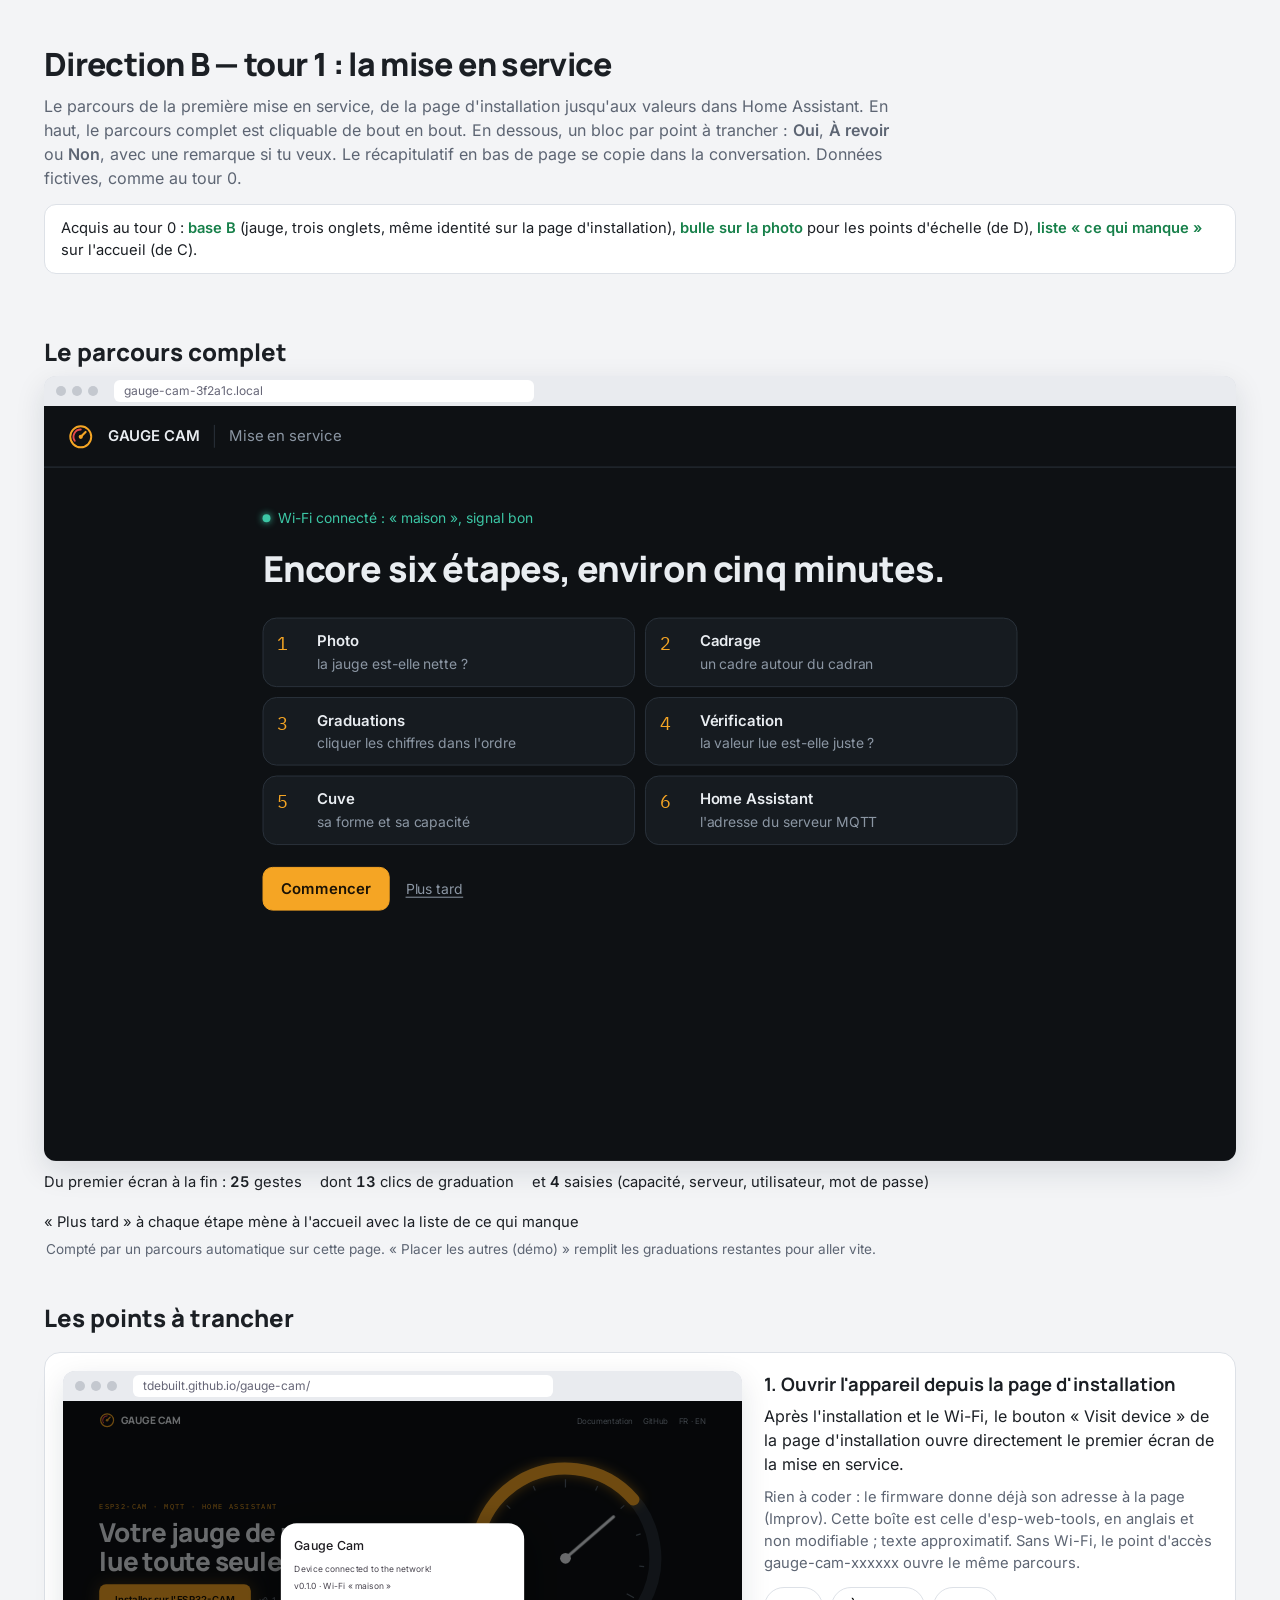
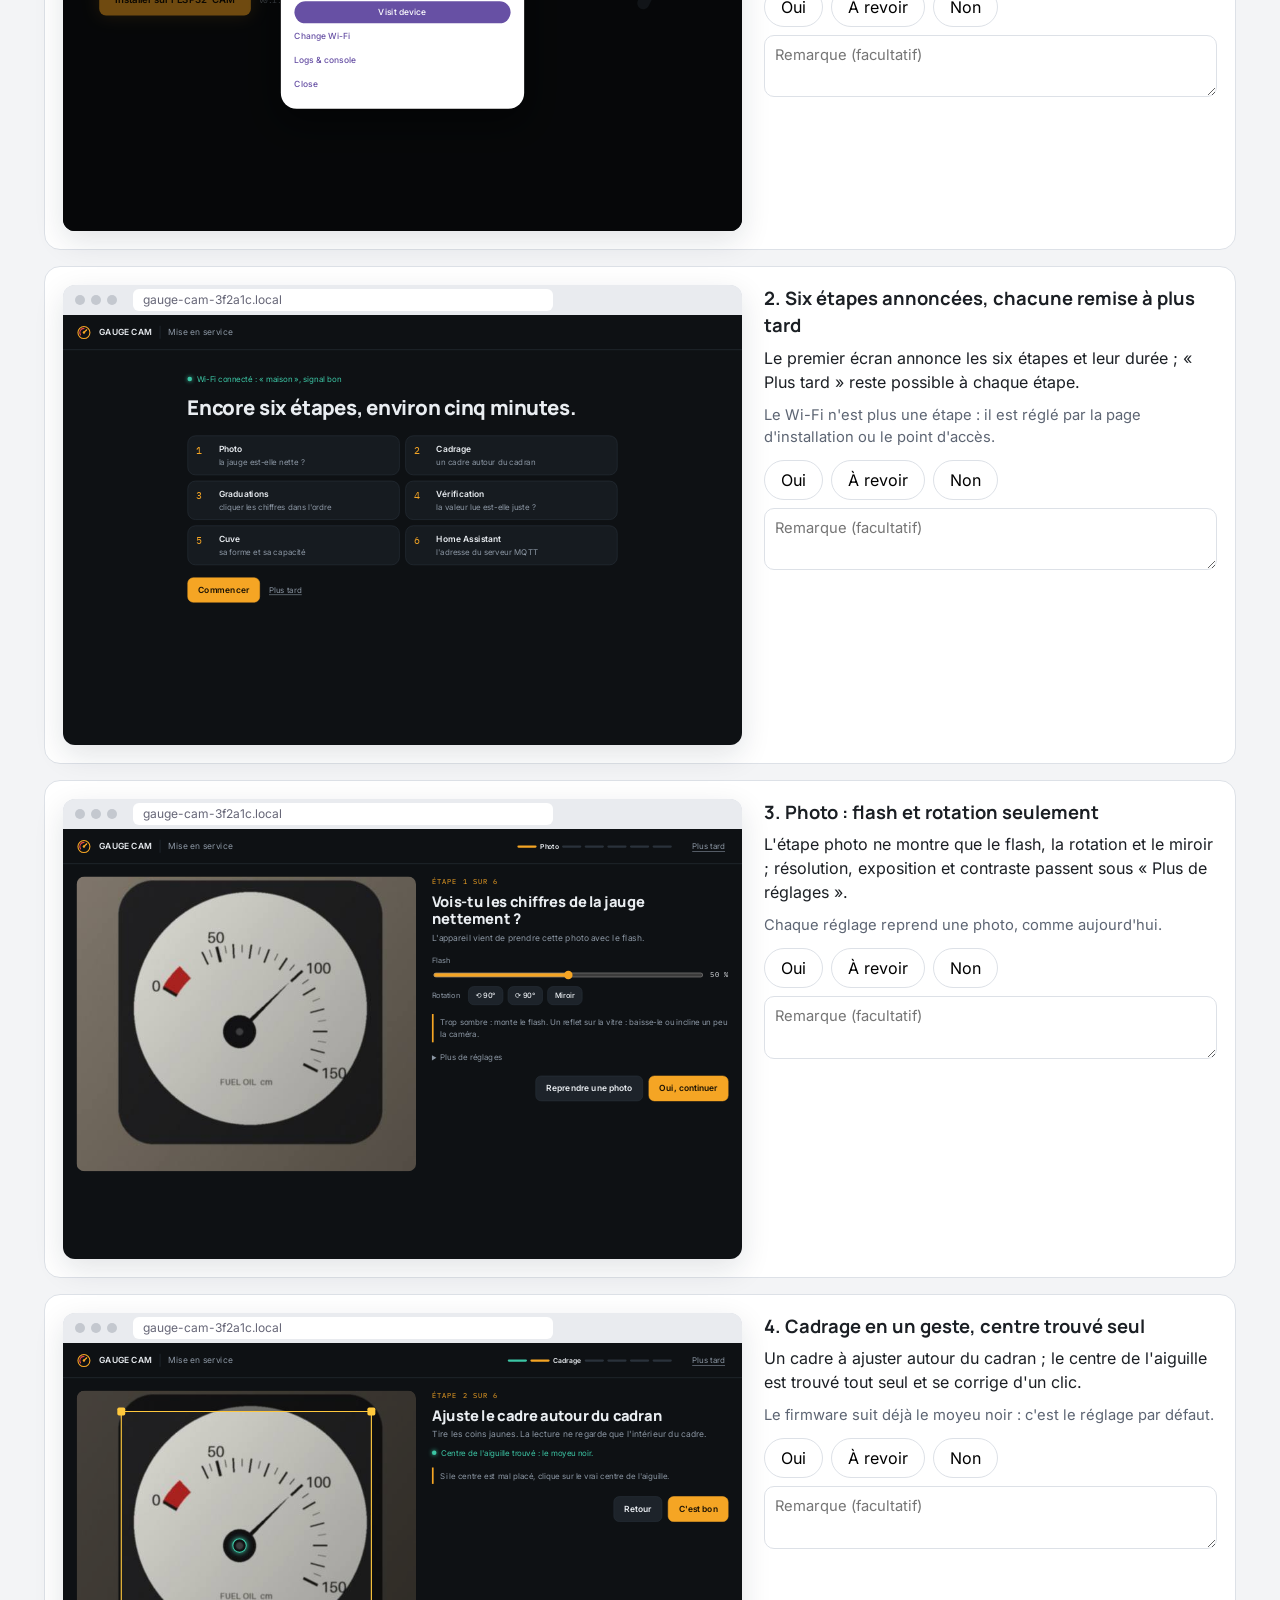
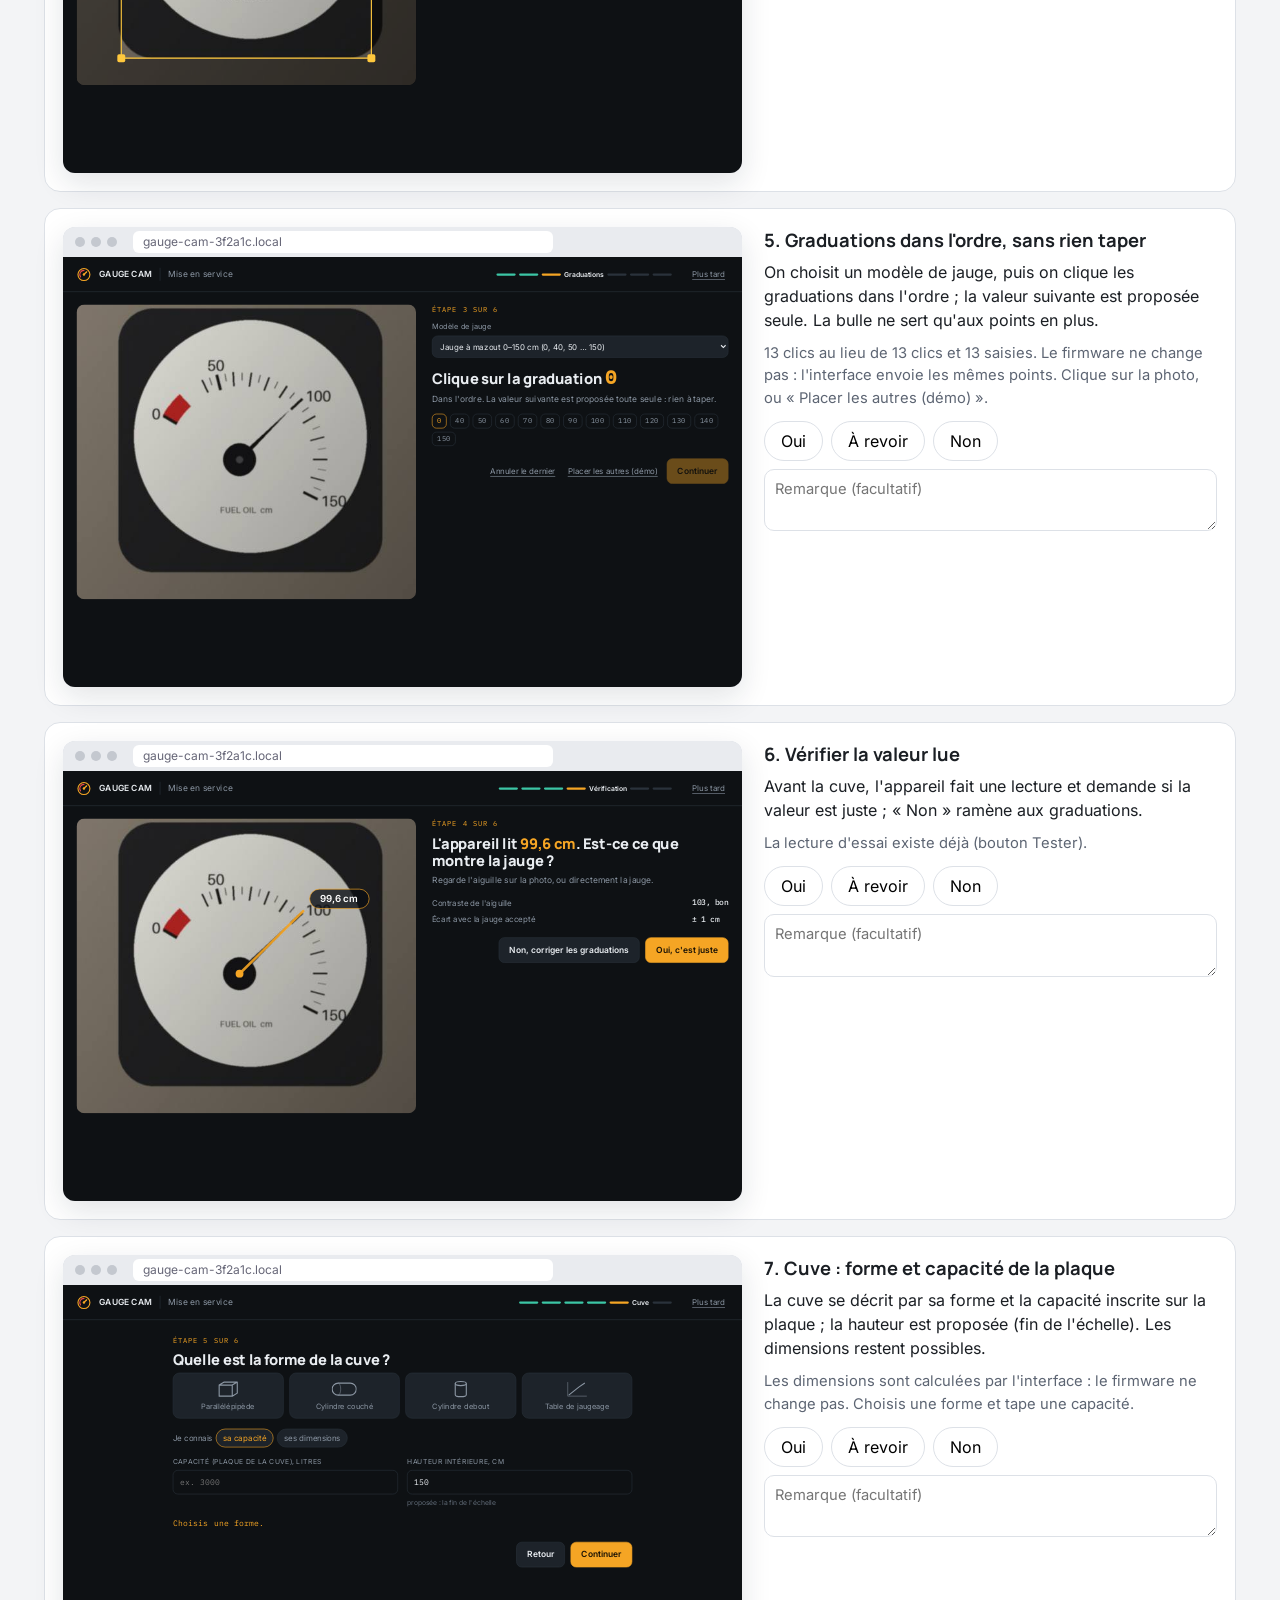
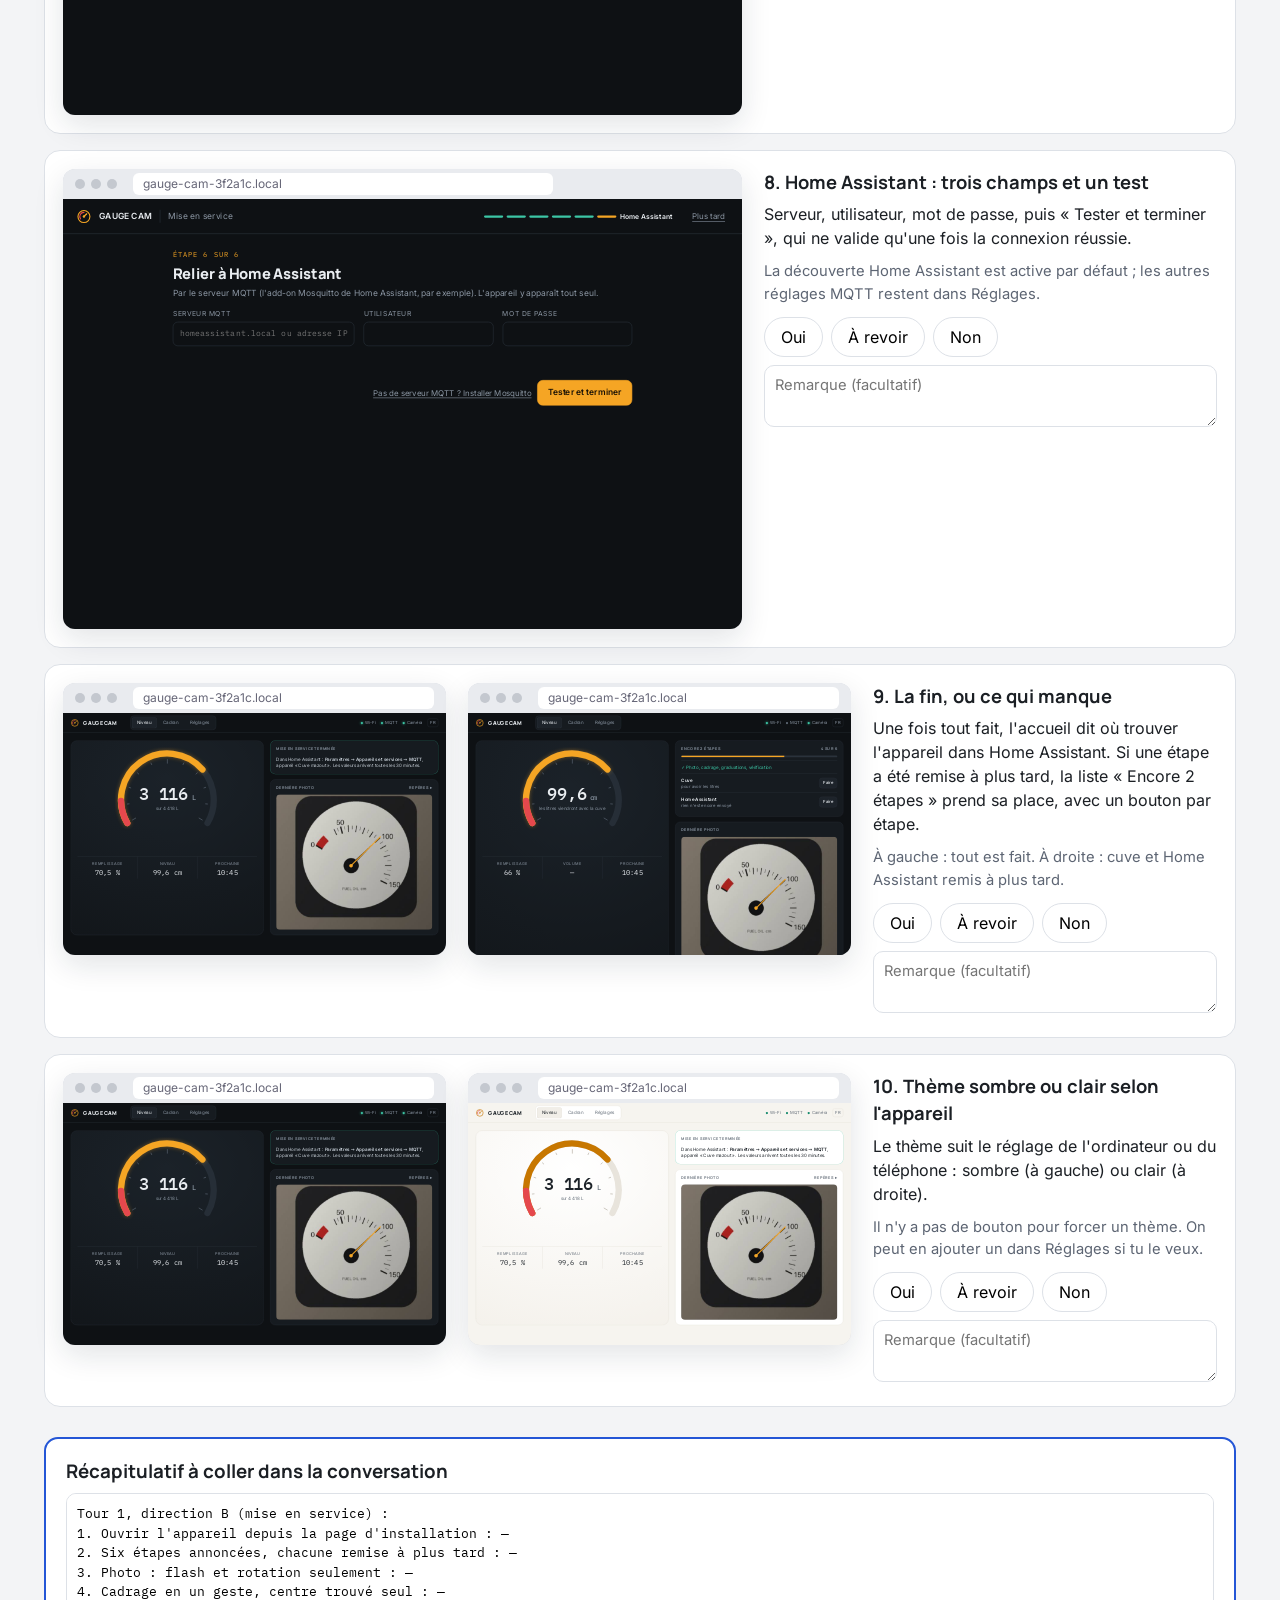
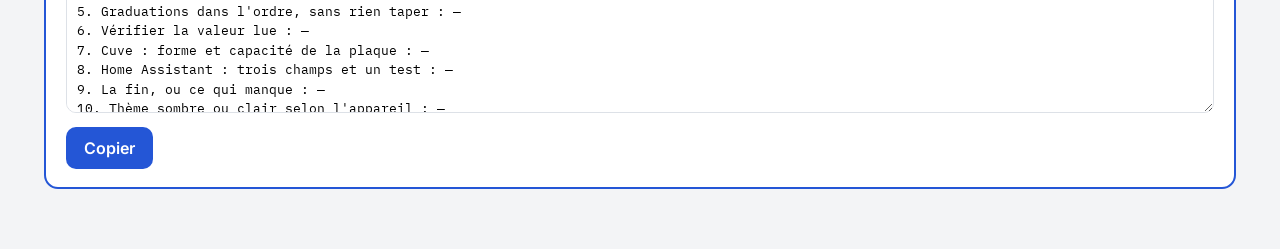
<file: maquette/propositions/a-plus.html>
<!doctype html>
<html lang="fr">
<head>
<meta charset="utf-8">
<meta name="viewport" content="width=device-width, initial-scale=1">
<title>Gauge Cam — direction B, tour 1 : la mise en service</title>
<style>
@font-face{font-family:'Inter';font-weight:400;font-style:normal;font-display:swap;src:url([data-uri]) format('woff2')}
@font-face{font-family:'Inter';font-weight:500;font-style:normal;font-display:swap;src:url([data-uri]) format('woff2')}
@font-face{font-family:'Inter';font-weight:600;font-style:normal;font-display:swap;src:url([data-uri]) format('woff2')}
@font-face{font-family:'IBM Plex Mono';font-weight:400;font-style:normal;font-display:swap;src:url([data-uri]) format('woff2')}
@font-face{font-family:'IBM Plex Mono';font-weight:500;font-style:normal;font-display:swap;src:url([data-uri]) format('woff2')}
@font-face{font-family:'Manrope';font-weight:500;font-style:normal;font-display:swap;src:url([data-uri]) format('woff2')}
@font-face{font-family:'Manrope';font-weight:700;font-style:normal;font-display:swap;src:url([data-uri]) format('woff2')}
@font-face{font-family:'Manrope';font-weight:800;font-style:normal;font-display:swap;src:url([data-uri]) format('woff2')}
:root { --ink:#1b1f24; --mut:#5d6573; --line:#dde1e7; --bg:#f3f4f6; --card:#fff; --acc:#2456d6; }
* { box-sizing: border-box; }
[hidden] { display: none !important; }
body { margin:0; font-family: Inter, system-ui, sans-serif; color:var(--ink); background:var(--bg); line-height:1.5; }
.wrap { max-width: 1240px; margin: 0 auto; padding: 0 24px; }
.top { padding-top: 40px; padding-bottom: 6px; }
.top h1 { font-family: Manrope, Inter, sans-serif; font-weight: 800; font-size: 2rem; margin: 0 0 6px; letter-spacing: -.02em; }
.top p { color: var(--mut); margin: 0 0 8px; max-width: 86ch; }
.acq { background: var(--card); border: 1px solid var(--line); border-radius: 12px; padding: 12px 16px; margin: 14px 0; font-size: .92rem; }
.acq b { color: #17804a; }
.frame { background: #d5d9e0; border-radius: 12px; overflow: hidden; box-shadow: 0 10px 30px rgba(20,30,50,.12); }
.frame .bar { height: 30px; background: #e9ebef; display:flex; align-items:center; gap: 6px; padding: 0 12px; }
.frame .bar i { width: 10px; height: 10px; border-radius: 50%; background: #c4c8cf; display:block; }
.frame .bar span { margin-left: 10px; flex: 1; max-width: 420px; background: #fff; border-radius: 6px; font-size: 12px; color: #667; padding: 2px 10px; }
.fit { position: relative; overflow: hidden; }
.vp { position: absolute; top: 0; left: 0; transform-origin: 0 0; overflow: hidden; }
.screen { display: none; position: absolute; inset: 0; overflow: auto; }
.screen.on { display: block; }
.ph { position: relative; aspect-ratio: 525 / 456; background: #222 url([data-uri]) center / cover no-repeat; overflow: hidden; }
.ph .ov, .ph .marks { position: absolute; inset: 0; width: 100%; height: 100%; }
.ph .marks { pointer-events: none; }
.ph[data-pick] { cursor: crosshair; }
.mk { position: absolute; width: 14px; height: 14px; margin: -7px 0 0 -7px; border-radius: 50%; background: #f5a524; border: 2px solid #111; }
.mk b { position: absolute; left: 12px; top: -20px; background: rgba(10,14,20,.85); color: #fff; font: 600 11px Inter, sans-serif; padding: 1px 6px; border-radius: 8px; }
.toast { position: absolute; left: 50%; bottom: 24px; transform: translateX(-50%); background: #1b1f24; color: #fff; padding: 8px 16px; border-radius: 10px; font-size: 14px; z-index: 50; }
.cap { font-size: .85rem; color: var(--mut); margin: 6px 2px 0; }
.count { display:flex; gap: 18px; flex-wrap: wrap; margin: 10px 0 0; font-size: .92rem; }
.count b { font-variant-numeric: tabular-nums; }
h2.sec { font-family: Manrope, Inter, sans-serif; font-weight: 800; font-size: 1.5rem; margin: 40px 0 6px; }
.blk { display:grid; grid-template-columns: minmax(0, 1.5fr) minmax(0, 1fr); gap: 22px; align-items: start; background: var(--card); border: 1px solid var(--line); border-radius: 16px; padding: 18px; margin: 16px 0; }
.blk.two { grid-template-columns: minmax(0, 1fr) minmax(0, 1fr) minmax(0, .9fr); }
.blk h3 { margin: 0 0 6px; font-family: Manrope, Inter, sans-serif; font-size: 1.15rem; }
.blk p { margin: 0 0 10px; }
.blk .why { color: var(--mut); font-size: .92rem; }
.ans { display:flex; gap: 8px; margin: 12px 0 8px; }
.ans button { font: inherit; padding: 7px 16px; border-radius: 999px; border: 1px solid var(--line); background: #fff; cursor: pointer; }
.ans button.on[data-a="Oui"] { background: #17804a; border-color: #17804a; color: #fff; }
.ans button.on[data-a="À revoir"] { background: #c27c00; border-color: #c27c00; color: #fff; }
.ans button.on[data-a="Non"] { background: #c62828; border-color: #c62828; color: #fff; }
.blk textarea { width: 100%; font: inherit; font-size: .92rem; border: 1px solid var(--line); border-radius: 10px; padding: 8px 10px; min-height: 58px; resize: vertical; }
.lab { font-size: .8rem; color: var(--mut); margin: 6px 0 0; }
.recap { background: var(--card); border: 2px solid var(--acc); border-radius: 14px; padding: 18px 20px; margin: 30px 0 60px; }
.recap textarea { width: 100%; min-height: 220px; font: 13px/1.5 "IBM Plex Mono", monospace; border: 1px solid var(--line); border-radius: 10px; padding: 10px; }
.recap button { font: inherit; font-weight: 600; padding: 9px 18px; border-radius: 10px; border: 0; background: var(--acc); color: #fff; cursor: pointer; margin-top: 8px; }
@media (max-width: 1000px) { .blk, .blk.two { grid-template-columns: 1fr; } }

/* Direction B, from b.html */

.dB { --bg:#0e1114; --panel:#161b20; --panel2:#1d232a; --ink:#e9edf1; --mut:#8b96a3; --line:#2a323b; --amb:#f5a524; --teal:#3cc6a5; --red:#e5484d;
  font-family: Inter, system-ui, sans-serif; color: var(--ink); background: var(--bg); font-size: 15px; }
.dB .mono { font-family: "IBM Plex Mono", ui-monospace, monospace; }
.dB .hd { display:flex; align-items:center; gap: 14px; padding: 0 24px; height: 62px; border-bottom: 1px solid var(--line); }
.dB .logo { width: 26px; height: 26px; color: var(--amb); }
.dB .hd b { font-family: Manrope, Inter, sans-serif; font-weight: 800; font-size: 17px; letter-spacing: .01em; }
.dB .tabs { display:flex; gap: 4px; margin-left: 28px; background: var(--panel); border: 1px solid var(--line); border-radius: 11px; padding: 4px; }
.dB .tabs button { font: inherit; font-size: 14px; border: 0; background: none; color: var(--mut); padding: 7px 16px; border-radius: 8px; cursor: pointer; }
.dB .tabs button.on { background: var(--panel2); color: var(--ink); box-shadow: inset 0 0 0 1px var(--line); }
.dB .leds { margin-left: auto; display:flex; gap: 16px; font-size: 13px; color: var(--mut); align-items: center; }
.dB .leds span::before { content:""; display:inline-block; width: 7px; height: 7px; border-radius: 50%; background: var(--teal); margin-right: 7px; box-shadow: 0 0 8px var(--teal); }
.dB .leds em { font-style: normal; border: 1px solid var(--line); border-radius: 7px; padding: 3px 8px; }
.dB .main { padding: 24px; }
.dB .home { display:grid; grid-template-columns: 1.15fr 1fr; gap: 20px; }
.dB .inst { background: radial-gradient(120% 90% at 50% 20%, #1b2229, #12161a); border: 1px solid var(--line); border-radius: 20px; padding: 20px; position: relative; text-align: center; }
.dB .gauge { width: 330px; height: 330px; display:block; margin: 0 auto -40px; }
.dB .g-track { stroke: #262e37; } .dB .g-red { stroke: var(--red); } .dB .g-val { stroke: var(--amb); filter: drop-shadow(0 0 6px #f5a52466); }
.dB .g-ticks line { stroke: #56616d; stroke-width: 2; }
.dB .g-needle { stroke: var(--ink); stroke-width: 4; stroke-linecap: round; } .dB .g-hub { fill: var(--ink); }
.dB .bigv { position: absolute; left: 0; right: 0; top: 140px; }
.dB .bigv .v { font-family: "IBM Plex Mono", monospace; font-size: 54px; font-weight: 500; letter-spacing: -.03em; line-height: 1; }
.dB .bigv .v small { font-size: 22px; color: var(--mut); }
.dB .bigv .s { color: var(--mut); margin-top: 6px; font-size: 14px; }
.dB .trio { display:grid; grid-template-columns: repeat(3, 1fr); border-top: 1px solid var(--line); margin-top: 52px; }
.dB .trio > div { padding: 14px 6px 4px; }
.dB .trio > div + div { border-left: 1px solid var(--line); }
.dB .trio .l { color: var(--mut); font-size: 12px; text-transform: uppercase; letter-spacing: .08em; }
.dB .trio .v { font-family: "IBM Plex Mono", monospace; font-size: 22px; }
.dB .side { display:flex; flex-direction: column; gap: 16px; }
.dB .pnl { background: var(--panel); border: 1px solid var(--line); border-radius: 16px; padding: 16px 18px; }
.dB .pnl h3 { margin: 0 0 12px; font-size: 12px; text-transform: uppercase; letter-spacing: .1em; color: var(--mut); font-weight: 600; display:flex; justify-content: space-between; }
.dB .kv { display:grid; grid-template-columns: 1fr auto; gap: 9px 12px; font-size: 14px; }
.dB .kv span:nth-child(odd) { color: var(--mut); }
.dB .kv span:nth-child(even) { font-family: "IBM Plex Mono", monospace; }
.dB .ph { border-radius: 12px; }
.dB .btn { font: inherit; font-weight: 600; padding: 10px 18px; border-radius: 10px; border: 1px solid var(--line); background: var(--panel2); color: var(--ink); cursor: pointer; }
.dB .btn.pri { background: var(--amb); border-color: var(--amb); color: #1a1205; }
.dB .row2 { display:flex; gap: 10px; align-items: center; }
/* calibration */
.dB .cal { display:grid; grid-template-columns: 64px minmax(0, 1fr) 300px; gap: 16px; align-items: start; }
.dB .rail { display:flex; flex-direction: column; gap: 6px; background: var(--panel); border: 1px solid var(--line); border-radius: 14px; padding: 6px; }
.dB .rail button { font: inherit; font-size: 10.5px; border: 0; background: none; color: var(--mut); border-radius: 9px; padding: 8px 2px 6px; cursor: pointer; display:flex; flex-direction: column; align-items:center; gap: 4px; }
.dB .rail button svg { width: 22px; height: 22px; }
.dB .rail button.on { background: #f5a5241f; color: var(--amb); }
.dB .hint { border-left: 3px solid var(--amb); padding: 6px 0 6px 12px; color: #c9d1d9; font-size: 14px; margin: 0 0 14px; }
.dB table.pts { width: 100%; border-collapse: collapse; font-size: 14px; }
.dB .pts td { padding: 6px 4px; border-bottom: 1px solid var(--line); }
.dB .pts input { width: 84px; font: inherit; font-family: "IBM Plex Mono", monospace; padding: 4px 8px; border: 1px solid var(--line); border-radius: 7px; background: var(--bg); color: var(--ink); }
.dB .pts .dot { width: 9px; height: 9px; border-radius: 50%; background: var(--amb); display:inline-block; margin-right: 6px; }
.dB .pts button { border: 0; background: none; color: var(--mut); cursor: pointer; font-size: 16px; }
.dB .pts tr.new td { background: #f5a52412; }
/* settings */
.dB .set { display:grid; grid-template-columns: 220px minmax(0, 1fr); gap: 20px; }
.dB .snav { display:flex; flex-direction: column; gap: 2px; }
.dB .snav button { font: inherit; text-align: left; border: 0; background: none; color: var(--mut); padding: 9px 12px; border-radius: 9px; cursor: pointer; display:flex; justify-content: space-between; }
.dB .snav button.on { background: var(--panel); color: var(--ink); box-shadow: inset 2px 0 0 var(--amb); }
.dB .snav small { color: #5f6a76; font-size: 12px; }
.dB .shapes { display:grid; grid-template-columns: repeat(4, 1fr); gap: 10px; margin-bottom: 18px; }
.dB .shapes button { font: inherit; font-size: 13px; border: 1px solid var(--line); background: var(--panel2); border-radius: 12px; padding: 12px 6px 10px; cursor: pointer; color: var(--mut); display:flex; flex-direction: column; align-items:center; gap: 6px; }
.dB .shapes svg { width: 44px; height: 32px; }
.dB .shapes button.on { border-color: var(--amb); color: var(--amb); background: #f5a52412; }
.dB .fld { display:grid; grid-template-columns: repeat(3, 1fr); gap: 14px; }
.dB label.f { display:flex; flex-direction: column; gap: 6px; font-size: 12px; text-transform: uppercase; letter-spacing: .06em; color: var(--mut); }
.dB label.f input { min-width: 0; width: 100%; font: inherit; font-size: 15px; text-transform: none; letter-spacing: 0; font-family: "IBM Plex Mono", monospace; color: var(--ink); padding: 9px 11px; border: 1px solid var(--line); border-radius: 9px; background: var(--bg); }
.dB .capline { display:flex; justify-content: space-between; align-items: center; margin-top: 20px; padding-top: 16px; border-top: 1px solid var(--line); }
.dB .capline .v { font-family: "IBM Plex Mono", monospace; font-size: 26px; color: var(--amb); }
/* mobile */
.dB.m .hd { padding: 0 18px; height: 56px; }
.dB.m .main { padding: 14px 16px 96px; }
.dB.m .gauge { width: 300px; height: 300px; }
.dB.m .bigv { top: 126px; }
.dB.m .bigv .v { font-size: 46px; }
.dB .bnav { position: absolute; left: 12px; right: 12px; bottom: 14px; height: 62px; background: var(--panel); border: 1px solid var(--line); border-radius: 18px; display:grid; grid-template-columns: repeat(3, 1fr); }
.dB .bnav button { font: inherit; font-size: 12px; border: 0; background: none; color: var(--mut); display:flex; flex-direction: column; align-items:center; justify-content: center; gap: 3px; cursor: pointer; }
.dB .bnav button.on { color: var(--amb); font-weight: 600; }
.dB .bnav svg { width: 22px; height: 22px; }
/* flasher */
.fB { font-family: Inter, system-ui, sans-serif; color: #e9edf1; background: #0e1114; font-size: 16px; }
.fB .fhd { display:flex; align-items:center; gap: 10px; padding: 20px 64px; }
.fB .fhd .logo { width: 28px; height: 28px; color: #f5a524; }
.fB .fhd b { font-family: Manrope, sans-serif; font-weight: 800; font-size: 18px; }
.fB .fhd .gh { margin-left: auto; color: #8b96a3; font-size: 14px; display:flex; gap: 18px; }
.fB .hero { display:grid; grid-template-columns: 1.1fr 1fr; gap: 30px; align-items: center; padding: 30px 64px 40px; }
.fB .kick { color: #f5a524; font-family: "IBM Plex Mono", monospace; font-size: 13px; letter-spacing: .12em; text-transform: uppercase; }
.fB h1 { font-family: Manrope, sans-serif; font-weight: 800; font-size: 46px; line-height: 1.08; letter-spacing: -.02em; margin: 12px 0 16px; }
.fB .hero p { color: #a3adb8; font-size: 18px; margin: 0 0 26px; }
.fB .inst { font: inherit; font-weight: 700; padding: 15px 28px; border-radius: 12px; border: 0; background: #f5a524; color: #1a1205; font-size: 17px; box-shadow: 0 0 30px #f5a52444; }
.fB .ver { margin-left: 14px; color: #8b96a3; font-family: "IBM Plex Mono", monospace; font-size: 14px; }
.fB .hero-gauge { width: 360px; height: 360px; display:block; margin: 0 auto; }
.fB .g-track { stroke: #262e37; } .fB .g-red { stroke: #e5484d; } .fB .g-val { stroke: #f5a524; filter: drop-shadow(0 0 10px #f5a52488); }
.fB .g-ticks line { stroke: #56616d; stroke-width: 2; } .fB .g-needle { stroke: #e9edf1; stroke-width: 5; stroke-linecap: round; } .fB .g-hub { fill: #e9edf1; }
.fB .g-needle { transform-origin: 170px 170px; animation: sweep 2.4s ease-out both; }
@keyframes sweep { from { transform: rotate(-169deg); } to { transform: rotate(0); } }
.fB .strip { display:flex; gap: 0; margin: 0 64px; border: 1px solid #2a323b; border-radius: 14px; overflow: hidden; }
.fB .strip div { flex: 1; padding: 16px 18px; font-size: 15px; color: #c9d1d9; }
.fB .strip div + div { border-left: 1px solid #2a323b; }
.fB .strip b { display:block; color: #3cc6a5; font-family: "IBM Plex Mono", monospace; font-weight: 500; font-size: 12px; letter-spacing: .1em; text-transform: uppercase; margin-bottom: 4px; }
.fB .steps { display:grid; grid-template-columns: repeat(3, 1fr); gap: 22px; margin: 34px 64px 40px; counter-reset: s; }
.fB .steps div { border-top: 2px solid #2a323b; padding-top: 14px; }
.fB .steps div:first-child { border-color: #f5a524; }
.fB .steps em { font-style: normal; font-family: "IBM Plex Mono", monospace; color: #f5a524; font-size: 13px; }
.fB .steps b { display:block; font-size: 17px; margin: 4px 0; }
.fB .steps span { color: #8b96a3; font-size: 15px; }


/* Wizard */
.dB .wz-hd { display:flex; align-items:center; gap: 14px; padding: 0 24px; height: 62px; border-bottom: 1px solid var(--line); }
.dB .wz-t { color: var(--mut); padding-left: 14px; border-left: 1px solid var(--line); }
.dB .prog { display:flex; gap: 6px; margin-left: auto; align-items: center; }
.dB .prog span { font-size: 12px; color: #5f6a76; display:flex; align-items:center; gap: 6px; }
.dB .prog span i { width: 34px; height: 4px; border-radius: 2px; background: var(--line); display:block; }
.dB .prog span.done i { background: var(--teal); }
.dB .prog span.cur { color: var(--ink); font-weight: 600; }
.dB .prog span.cur i { background: var(--amb); }
.dB .lnk { font: inherit; font-size: 14px; border: 0; background: none; color: var(--mut); cursor: pointer; text-decoration: underline; text-underline-offset: 3px; }
.dB .wz-hd .lnk { margin-left: 16px; }
.dB .wz-welcome { max-width: 760px; margin: 40px auto 0; }
.dB .ok-wifi, .dB .okline { color: var(--teal); font-size: 14px; display:flex; gap: 8px; align-items: center; }
.dB .ok-wifi span, .dB .okline span { width: 8px; height: 8px; border-radius: 50%; background: var(--teal); box-shadow: 0 0 8px var(--teal); }
.dB .wz-welcome h1 { font-family: Manrope, sans-serif; font-weight: 800; font-size: 36px; letter-spacing: -.02em; margin: 14px 0 22px; }
.dB .wz-list { list-style: none; margin: 0; padding: 0; display:grid; grid-template-columns: 1fr 1fr; gap: 10px; }
.dB .wz-list li { background: var(--panel); border: 1px solid var(--line); border-radius: 14px; padding: 12px 14px; display:grid; grid-template-columns: 30px 1fr; column-gap: 10px; }
.dB .wz-list em { grid-row: span 2; font-style: normal; font-family: "IBM Plex Mono", monospace; color: var(--amb); font-size: 18px; }
.dB .wz-list span { color: var(--mut); font-size: 14px; }
.dB .wz-foot { display:flex; gap: 10px; align-items: center; justify-content: flex-end; margin-top: 22px; }
.dB .wz-welcome .wz-foot { justify-content: flex-start; }
.dB .wz-two { display:grid; grid-template-columns: 600px minmax(0, 1fr); gap: 28px; padding: 22px 24px; align-items: start; }
.dB .wz-two .ph { border-radius: 14px; }
.dB .wz-n { font-family: "IBM Plex Mono", monospace; color: var(--amb); font-size: 13px; letter-spacing: .08em; text-transform: uppercase; }
.dB .wz-side h2, .dB .wz-one h2 { font-family: Manrope, sans-serif; font-weight: 800; font-size: 26px; line-height: 1.2; margin: 8px 0 8px; letter-spacing: -.01em; }
.dB .mut { color: var(--mut); }
.dB .amb { color: var(--amb); }
.dB .rg { display:flex; flex-direction: column; gap: 6px; margin: 18px 0 10px; color: var(--mut); font-size: 13px; }
.dB .rg span { display:flex; gap: 10px; align-items: center; }
.dB .rg input { flex: 1; accent-color: var(--amb); }
.dB .rg output { color: var(--ink); font-family: "IBM Plex Mono", monospace; }
.dB .rot { display:flex; gap: 8px; align-items: center; color: var(--mut); font-size: 13px; }
.dB .rot span { margin-right: 6px; }
.dB .btn.sm { padding: 6px 12px; font-size: 13px; font-weight: 500; }
.dB .hint2 { border-left: 3px solid var(--amb); padding: 4px 0 4px 12px; color: var(--mut); font-size: 14px; margin: 16px 0; }
.dB .more summary { color: var(--mut); cursor: pointer; font-size: 14px; }
.dB .btn[disabled] { opacity: .4; cursor: not-allowed; }
.dB .framewrap { position: relative; overflow: hidden; border-radius: 14px; }
.dB .cropbox { position: absolute; left: 13%; top: 7%; width: 74%; height: 84%; border: 2px solid #ffc83d; box-shadow: 0 0 0 999px rgba(0,0,0,.45); border-radius: 4px; }
.dB .cropbox i { position: absolute; width: 14px; height: 14px; background: #ffc83d; border-radius: 3px; }
.dB .cropbox i:nth-child(1) { left: -8px; top: -8px; } .dB .cropbox i:nth-child(2) { right: -8px; top: -8px; }
.dB .cropbox i:nth-child(3) { left: -8px; bottom: -8px; } .dB .cropbox i:nth-child(4) { right: -8px; bottom: -8px; }
.dB .hubmark { position: absolute; left: 48%; top: 52.6%; width: 26px; height: 26px; margin: -13px 0 0 -13px; border: 2px solid var(--teal); border-radius: 50%; box-shadow: 0 0 10px var(--teal); }
.dB .model { display:flex; flex-direction: column; gap: 6px; font-size: 13px; color: var(--mut); margin: 10px 0 14px; }
.dB .model select { font: inherit; font-size: 14px; color: var(--ink); background: var(--panel2); border: 1px solid var(--line); border-radius: 10px; padding: 9px 10px; }
.dB .big-n { font-family: "IBM Plex Mono", monospace; color: var(--amb); font-size: 34px; }
.dB .chips-seq { display:flex; flex-wrap: wrap; gap: 6px; margin-top: 14px; }
.dB .chips-seq span { font-family: "IBM Plex Mono", monospace; font-size: 13px; border: 1px solid var(--line); border-radius: 8px; padding: 2px 8px; color: var(--mut); }
.dB .chips-seq span.done { background: #3cc6a522; border-color: var(--teal); color: var(--teal); }
.dB .chips-seq span.cur { border-color: var(--amb); color: var(--amb); }
.dB .kv2 { display:grid; grid-template-columns: 1fr auto; gap: 8px 16px; margin: 18px 0; font-size: 14px; }
.dB .kv2 span { color: var(--mut); } .dB .kv2 b { font-family: "IBM Plex Mono", monospace; font-weight: 500; }
.dB .wz-one { max-width: 860px; margin: 26px auto 0; padding: 0 24px; }
.dB .mode { display:flex; gap: 6px; align-items:center; margin: 0 0 16px; color: var(--mut); font-size: 14px; }
.dB .mode button { font: inherit; font-size: 14px; border: 1px solid var(--line); background: var(--panel2); color: var(--mut); border-radius: 999px; padding: 5px 12px; cursor: pointer; }
.dB .mode button.on { border-color: var(--amb); color: var(--amb); }
.dB .fld2 { display:grid; grid-template-columns: 1fr 1fr; gap: 16px; }
.dB .fld3 { display:grid; grid-template-columns: 1.4fr 1fr 1fr; gap: 16px; margin-top: 16px; }
.dB label.f small { text-transform: none; letter-spacing: 0; font-size: 12px; color: #5f6a76; }
.dB .calc { font-family: "IBM Plex Mono", monospace; color: var(--amb); margin: 16px 0 0; min-height: 1.5em; }
.dB .pnl.ready { border-color: #3cc6a566; } .dB .pnl.ready p { margin: 0; font-size: 14px; color: #c9d1d9; }
.dB .pnl.todo ul { list-style: none; margin: 10px 0 0; padding: 0; }
.dB .pnl.todo li { display:grid; grid-template-columns: 1fr auto; padding: 9px 0; border-top: 1px solid var(--line); font-size: 14px; }
.dB .pnl.todo li span { color: var(--mut); font-size: 13px; grid-column: 1; }
.dB .pnl.todo li .btn { grid-row: 1 / span 2; grid-column: 2; align-self: center; }
.dB .pnl.todo li.ok { color: var(--teal); display:block; }
.dB .pnl.todo li.ok::before { content: "✓  "; }
.dB .tbar { height: 6px; border-radius: 3px; background: var(--line); overflow: hidden; } .dB .tbar i { display:block; height: 100%; width: 66%; background: var(--amb); }
.dB .leds span.off::before { background: #5f6a76; box-shadow: none; }
.dB .bubble { position: absolute; z-index: 30; background: var(--panel2); border: 1px solid var(--line); border-radius: 12px; padding: 8px; display:flex; gap: 6px; box-shadow: 0 10px 30px rgba(0,0,0,.4); }
.dB .bubble input { width: 80px; font: inherit; font-family: "IBM Plex Mono", monospace; color: var(--ink); background: var(--bg); border: 1px solid var(--line); border-radius: 8px; padding: 5px 8px; }

/* Light theme of B */
.dB.light { --bg:#f6f4ef; --panel:#ffffff; --panel2:#f1eee8; --ink:#1d2329; --mut:#67707b; --line:#e2ded6; --amb:#c77700; --teal:#13896b; }
.dB.light .inst { background: radial-gradient(120% 90% at 50% 20%, #ffffff, #f4f1eb); }
.dB.light .g-track { stroke: #e8e4dc; } .dB.light .g-ticks line { stroke: #b9b3a8; } .dB.light .g-val { filter: none; }
.dB.light .pnl.ready p { color: var(--ink); }
.dB.light .leds span::before { box-shadow: none; }

/* esp-web-tools dialog (its own look, not themed) */
.ewt { position: absolute; left: 50%; top: 50%; transform: translate(-50%, -50%); width: 430px; background: #fff; color: #1d1b20; border-radius: 28px; padding: 24px; box-shadow: 0 20px 60px rgba(0,0,0,.5); font-family: Roboto, Inter, sans-serif; z-index: 5; }
.ewt h4 { margin: 0 0 14px; font-size: 22px; font-weight: 500; }
.ewt p { margin: 0 0 6px; color: #49454f; font-size: 15px; }
.ewt .acts { display:flex; flex-direction: column; gap: 4px; margin-top: 16px; }
.ewt .acts span { color: #6750a4; font-weight: 500; padding: 8px 0; font-size: 15px; }
.ewt .acts span.main { background: #6750a4; color: #fff; border-radius: 20px; text-align: center; }
.ewt-dim { position: absolute; inset: 0; background: rgba(0,0,0,.55); z-index: 4; }
</style>
</head>
<body>
<div class="wrap top">
  <h1>Direction B — tour 1 : la mise en service</h1>
  <p>Le parcours de la première mise en service, de la page d'installation jusqu'aux valeurs dans Home Assistant.
    En haut, le parcours complet est cliquable de bout en bout. En dessous, un bloc par point à trancher :
    <b>Oui</b>, <b>À revoir</b> ou <b>Non</b>, avec une remarque si tu veux. Le récapitulatif en bas de page se copie
    dans la conversation. Données fictives, comme au tour 0.</p>
  <div class="acq">Acquis au tour 0 : <b>base B</b> (jauge, trois onglets, même identité sur la page d'installation),
    <b>bulle sur la photo</b> pour les points d'échelle (de D), <b>liste « ce qui manque »</b> sur l'accueil (de C).</div>
</div>
<div class="wrap">
  <h2 class="sec">Le parcours complet</h2>
  <div class="frame" id="tour"><div class="bar"><i></i><i></i><i></i><span>gauge-cam-3f2a1c.local</span></div>
    <div class="fit"><div class="vp dB" data-w="1200" data-h="760" data-start="welcome"><div class="screen" data-screen="welcome">
  <div class="wz-hd"><svg class="logo" viewBox="0 0 32 32"><circle cx="16" cy="16" r="13" fill="none" stroke="currentColor" stroke-width="2.4"/><path d="M8.5 21A9 9 0 0 1 16 7" fill="none" stroke="#e5484d" stroke-width="2.4" stroke-linecap="round"/><path d="M16 16l6-6" stroke="currentColor" stroke-width="2.6" stroke-linecap="round"/><circle cx="16" cy="16" r="2.6" fill="currentColor"/></svg><b>GAUGE CAM</b><span class="wz-t">Mise en service</span></div>
  <div class="wz-welcome">
    <div class="ok-wifi"><span></span>Wi-Fi connecté : « maison », signal bon</div>
    <h1>Encore six étapes, environ cinq minutes.</h1>
    <ol class="wz-list">
      <li><em>1</em><b>Photo</b><span>la jauge est-elle nette ?</span></li>
      <li><em>2</em><b>Cadrage</b><span>un cadre autour du cadran</span></li>
      <li><em>3</em><b>Graduations</b><span>cliquer les chiffres dans l'ordre</span></li>
      <li><em>4</em><b>Vérification</b><span>la valeur lue est-elle juste ?</span></li>
      <li><em>5</em><b>Cuve</b><span>sa forme et sa capacité</span></li>
      <li><em>6</em><b>Home Assistant</b><span>l'adresse du serveur MQTT</span></li>
    </ol>
    <div class="wz-foot"><button class="btn pri" data-go="photo" data-t="start">Commencer</button><button class="lnk" data-go="home-todo">Plus tard</button></div>
  </div>
</div>
<div class="screen" data-screen="photo">
  <div class="wz-hd"><svg class="logo" viewBox="0 0 32 32"><circle cx="16" cy="16" r="13" fill="none" stroke="currentColor" stroke-width="2.4"/><path d="M8.5 21A9 9 0 0 1 16 7" fill="none" stroke="#e5484d" stroke-width="2.4" stroke-linecap="round"/><path d="M16 16l6-6" stroke="currentColor" stroke-width="2.6" stroke-linecap="round"/><circle cx="16" cy="16" r="2.6" fill="currentColor"/></svg><b>GAUGE CAM</b><span class="wz-t">Mise en service</span><div class="prog"><span class="cur"><i></i>Photo</span><span class=""><i></i></span><span class=""><i></i></span><span class=""><i></i></span><span class=""><i></i></span><span class=""><i></i></span></div><button class="lnk" data-go="home-todo">Plus tard</button></div>
  <div class="wz-two">
    <div class="ph "><svg class="ov" viewBox="0 0 525 456" preserveAspectRatio="xMidYMid slice"></svg><div class="marks"></div></div>
    <div class="wz-side">
      <div class="wz-n">Étape 1 sur 6</div>
      <h2>Vois-tu les chiffres de la jauge nettement ?</h2>
      <p class="mut">L'appareil vient de prendre cette photo avec le flash.</p>
      <label class="rg">Flash <span><input type="range" value="50"><output>50 %</output></span></label>
      <div class="rot"><span>Rotation</span><button class="btn sm">⟲ 90°</button><button class="btn sm">⟳ 90°</button><button class="btn sm">Miroir</button></div>
      <p class="hint2">Trop sombre : monte le flash. Un reflet sur la vitre : baisse-le ou incline un peu la caméra.</p>
      <details class="more"><summary>Plus de réglages</summary><p class="mut">Résolution, exposition, contraste.</p></details>
      <div class="wz-foot"><button class="btn">Reprendre une photo</button><button class="btn pri" data-go="frame" data-t="photo-ok">Oui, continuer</button></div>
    </div>
  </div>
</div>
<div class="screen" data-screen="frame">
  <div class="wz-hd"><svg class="logo" viewBox="0 0 32 32"><circle cx="16" cy="16" r="13" fill="none" stroke="currentColor" stroke-width="2.4"/><path d="M8.5 21A9 9 0 0 1 16 7" fill="none" stroke="#e5484d" stroke-width="2.4" stroke-linecap="round"/><path d="M16 16l6-6" stroke="currentColor" stroke-width="2.6" stroke-linecap="round"/><circle cx="16" cy="16" r="2.6" fill="currentColor"/></svg><b>GAUGE CAM</b><span class="wz-t">Mise en service</span><div class="prog"><span class="done"><i></i></span><span class="cur"><i></i>Cadrage</span><span class=""><i></i></span><span class=""><i></i></span><span class=""><i></i></span><span class=""><i></i></span></div><button class="lnk" data-go="home-todo">Plus tard</button></div>
  <div class="wz-two">
    <div class="framewrap"><div class="ph "><svg class="ov" viewBox="0 0 525 456" preserveAspectRatio="xMidYMid slice"></svg><div class="marks"></div></div><div class="cropbox"><i></i><i></i><i></i><i></i></div><div class="hubmark"></div></div>
    <div class="wz-side">
      <div class="wz-n">Étape 2 sur 6</div>
      <h2>Ajuste le cadre autour du cadran</h2>
      <p class="mut">Tire les coins jaunes. La lecture ne regarde que l'intérieur du cadre.</p>
      <p class="okline"><span></span>Centre de l'aiguille trouvé : le moyeu noir.</p>
      <p class="hint2">Si le centre est mal placé, clique sur le vrai centre de l'aiguille.</p>
      <div class="wz-foot"><button class="btn" data-go="photo">Retour</button><button class="btn pri" data-go="grad" data-t="frame-ok">C'est bon</button></div>
    </div>
  </div>
</div>
<div class="screen" data-screen="grad">
  <div class="wz-hd"><svg class="logo" viewBox="0 0 32 32"><circle cx="16" cy="16" r="13" fill="none" stroke="currentColor" stroke-width="2.4"/><path d="M8.5 21A9 9 0 0 1 16 7" fill="none" stroke="#e5484d" stroke-width="2.4" stroke-linecap="round"/><path d="M16 16l6-6" stroke="currentColor" stroke-width="2.6" stroke-linecap="round"/><circle cx="16" cy="16" r="2.6" fill="currentColor"/></svg><b>GAUGE CAM</b><span class="wz-t">Mise en service</span><div class="prog"><span class="done"><i></i></span><span class="done"><i></i></span><span class="cur"><i></i>Graduations</span><span class=""><i></i></span><span class=""><i></i></span><span class=""><i></i></span></div><button class="lnk" data-go="home-todo">Plus tard</button></div>
  <div class="wz-two">
    <div class="ph-fixed"><div class="ph " data-pick="seq"><svg class="ov" viewBox="0 0 525 456" preserveAspectRatio="xMidYMid slice"></svg><div class="marks"></div></div></div>
    <div class="wz-side">
      <div class="wz-n">Étape 3 sur 6</div>
      <label class="model">Modèle de jauge
        <select><option>Jauge à mazout 0–150 cm (0, 40, 50 … 150)</option><option>Jauge 0–100 %</option><option>Autre : je saisis les chiffres imprimés</option></select></label>
      <div class="seq-todo"><h2>Clique sur la graduation <span class="big-n" data-seq-next>0</span></h2>
        <p class="mut">Dans l'ordre. La valeur suivante est proposée toute seule : rien à taper.</p></div>
      <div class="seq-done" hidden><h2>Les 13 graduations sont placées</h2>
        <p class="mut">Pour plus de précision dans la zone rouge, clique entre deux graduations : une bulle demande la valeur.</p></div>
      <div class="chips-seq" data-seq-chips></div>
      <div class="wz-foot"><button class="lnk" data-seq-undo>Annuler le dernier</button><button class="lnk" data-seq-auto>Placer les autres (démo)</button>
        <button class="btn pri" data-go="check" data-seq-continue disabled data-t="grad-ok">Continuer</button></div>
    </div>
  </div>
</div>
<div class="screen" data-screen="check">
  <div class="wz-hd"><svg class="logo" viewBox="0 0 32 32"><circle cx="16" cy="16" r="13" fill="none" stroke="currentColor" stroke-width="2.4"/><path d="M8.5 21A9 9 0 0 1 16 7" fill="none" stroke="#e5484d" stroke-width="2.4" stroke-linecap="round"/><path d="M16 16l6-6" stroke="currentColor" stroke-width="2.6" stroke-linecap="round"/><circle cx="16" cy="16" r="2.6" fill="currentColor"/></svg><b>GAUGE CAM</b><span class="wz-t">Mise en service</span><div class="prog"><span class="done"><i></i></span><span class="done"><i></i></span><span class="done"><i></i></span><span class="cur"><i></i>Vérification</span><span class=""><i></i></span><span class=""><i></i></span></div><button class="lnk" data-go="home-todo">Plus tard</button></div>
  <div class="wz-two">
    <div class="ph "><svg class="ov" viewBox="0 0 525 456" preserveAspectRatio="xMidYMid slice"><line x1="252.0" y1="240.0" x2="350.4" y2="143.2" stroke="#f5a524" stroke-width="4" stroke-linecap="round" opacity=".9"/><circle cx="252.0" cy="240.0" r="6" fill="#f5a524"/><g transform="translate(360.4 109.19999999999999)"><rect width="92" height="30" rx="15" fill="rgba(10,14,20,.78)" stroke="#f5a524"/><text x="46" y="20" text-anchor="middle" fill="#fff" font-size="15" font-weight="600" font-family="Inter,sans-serif">99,6 cm</text></g></svg><div class="marks"></div></div>
    <div class="wz-side">
      <div class="wz-n">Étape 4 sur 6</div>
      <h2>L'appareil lit <span class="amb">99,6 cm</span>. Est-ce ce que montre la jauge ?</h2>
      <p class="mut">Regarde l'aiguille sur la photo, ou directement la jauge.</p>
      <div class="kv2"><span>Contraste de l'aiguille</span><b>103, bon</b><span>Écart avec la jauge accepté</span><b>± 1 cm</b></div>
      <div class="wz-foot"><button class="btn" data-go="grad">Non, corriger les graduations</button><button class="btn pri" data-go="tank" data-t="check-ok">Oui, c'est juste</button></div>
    </div>
  </div>
</div>
<div class="screen" data-screen="tank">
  <div class="wz-hd"><svg class="logo" viewBox="0 0 32 32"><circle cx="16" cy="16" r="13" fill="none" stroke="currentColor" stroke-width="2.4"/><path d="M8.5 21A9 9 0 0 1 16 7" fill="none" stroke="#e5484d" stroke-width="2.4" stroke-linecap="round"/><path d="M16 16l6-6" stroke="currentColor" stroke-width="2.6" stroke-linecap="round"/><circle cx="16" cy="16" r="2.6" fill="currentColor"/></svg><b>GAUGE CAM</b><span class="wz-t">Mise en service</span><div class="prog"><span class="done"><i></i></span><span class="done"><i></i></span><span class="done"><i></i></span><span class="done"><i></i></span><span class="cur"><i></i>Cuve</span><span class=""><i></i></span></div><button class="lnk" data-go="home-todo">Plus tard</button></div>
  <div class="wz-one form" data-calc-form>
    <div class="wz-n">Étape 5 sur 6</div>
    <h2>Quelle est la forme de la cuve ?</h2>
    <div class="shapes">
      <button type="button" data-shape="box"><svg viewBox="0 0 48 36"><path d="M6 10l10-6h26v22l-10 6H6z M6 10h26v22 M32 10l10-6" fill="none" stroke="currentColor" stroke-width="2.2" stroke-linejoin="round"/></svg>Parallélépipède</button>
      <button type="button" data-shape="hcyl" data-t="shape"><svg viewBox="0 0 48 36"><path d="M12 6h24a12 12 0 0 1 0 24H12a12 12 0 0 1 0-24z" fill="none" stroke="currentColor" stroke-width="2.2"/><path d="M12 6a5 12 0 0 1 0 24" fill="none" stroke="currentColor" stroke-width="1.6" opacity=".6"/></svg>Cylindre couché</button>
      <button type="button" data-shape="vcyl"><svg viewBox="0 0 48 36"><ellipse cx="24" cy="7" rx="11" ry="4" fill="none" stroke="currentColor" stroke-width="2.2"/><path d="M13 7v22a11 4 0 0 0 22 0V7" fill="none" stroke="currentColor" stroke-width="2.2"/></svg>Cylindre debout</button>
      <button type="button" data-shape="table"><svg viewBox="0 0 48 36"><path d="M8 30L18 22L28 14L40 6" fill="none" stroke="currentColor" stroke-width="2.2"/><path d="M6 4v28h38" fill="none" stroke="currentColor" stroke-width="1.6" opacity=".6"/></svg>Table de jaugeage</button></div>
    <div class="mode"><span>Je connais</span><button class="on" type="button">sa capacité</button><button type="button">ses dimensions</button></div>
    <div class="fld2">
      <label class="f">Capacité (plaque de la cuve), litres<input inputmode="numeric" placeholder="ex. 3000" data-calc="cap" data-t="cap"></label>
      <label class="f">Hauteur intérieure, cm<input value="150" data-calc="h"><small>proposée : la fin de l'échelle</small></label>
    </div>
    <p class="calc" data-calc-out>Choisis une forme.</p>
    <div class="wz-foot"><button class="btn" data-go="check">Retour</button><button class="btn pri" data-go="ha" data-t="tank-ok">Continuer</button></div>
  </div>
</div>
<div class="screen" data-screen="ha">
  <div class="wz-hd"><svg class="logo" viewBox="0 0 32 32"><circle cx="16" cy="16" r="13" fill="none" stroke="currentColor" stroke-width="2.4"/><path d="M8.5 21A9 9 0 0 1 16 7" fill="none" stroke="#e5484d" stroke-width="2.4" stroke-linecap="round"/><path d="M16 16l6-6" stroke="currentColor" stroke-width="2.6" stroke-linecap="round"/><circle cx="16" cy="16" r="2.6" fill="currentColor"/></svg><b>GAUGE CAM</b><span class="wz-t">Mise en service</span><div class="prog"><span class="done"><i></i></span><span class="done"><i></i></span><span class="done"><i></i></span><span class="done"><i></i></span><span class="done"><i></i></span><span class="cur"><i></i>Home Assistant</span></div><button class="lnk" data-go="home-todo">Plus tard</button></div>
  <div class="wz-one">
    <div class="wz-n">Étape 6 sur 6</div>
    <h2>Relier à Home Assistant</h2>
    <p class="mut">Par le serveur MQTT (l'add-on Mosquitto de Home Assistant, par exemple). L'appareil y apparaît tout seul.</p>
    <div class="fld3">
      <label class="f">Serveur MQTT<input placeholder="homeassistant.local ou adresse IP" data-t="host"></label>
      <label class="f">Utilisateur<input data-t="user"></label>
      <label class="f">Mot de passe<input type="password" data-t="pass"></label></div>
    <p class="calc" data-test-status></p>
    <div class="wz-foot"><a class="lnk" href="#" onclick="return false">Pas de serveur MQTT ? Installer Mosquitto</a><button class="btn pri" data-test-go="done" data-t="ha-ok">Tester et terminer</button></div>
  </div>
</div>
<div class="screen" data-screen="done">
  <div class="hd"><svg class="logo" viewBox="0 0 32 32"><circle cx="16" cy="16" r="13" fill="none" stroke="currentColor" stroke-width="2.4"/><path d="M8.5 21A9 9 0 0 1 16 7" fill="none" stroke="#e5484d" stroke-width="2.4" stroke-linecap="round"/><path d="M16 16l6-6" stroke="currentColor" stroke-width="2.6" stroke-linecap="round"/><circle cx="16" cy="16" r="2.6" fill="currentColor"/></svg><b>GAUGE CAM</b>
    <nav class="tabs"><button class="on">Niveau</button><button>Cadran</button><button>Réglages</button></nav>
    <div class="leds"><span>Wi-Fi</span><span>MQTT</span><span>Caméra</span><em>FR</em></div></div>
  <div class="main"><div class="home">
    <div class="inst"><svg class="gauge" viewBox="0 0 300 300"><path d="M35.7 216.0A132.0 132.0 0 1 1 264.3 216.0" class="g-track" stroke-width="18" fill="none" stroke-linecap="round"/><path d="M35.7 216.0A132.0 132.0 0 0 1 249.9 63.7" class="g-val" stroke-width="18" fill="none" stroke-linecap="round"/><path d="M35.7 216.0A132.0 132.0 0 0 1 18.0 152.8" class="g-red" stroke-width="18" fill="none" stroke-linecap="round"/><g class="g-ticks"><line x1="49.7" y1="207.9" x2="60.6" y2="201.6"/><line x1="34.8" y1="162.1" x2="42.0" y2="161.4"/><line x1="39.9" y1="114.2" x2="46.7" y2="116.4"/><line x1="63.9" y1="72.5" x2="69.3" y2="77.3"/><line x1="102.9" y1="44.2" x2="105.8" y2="50.8"/><line x1="150.0" y1="34.2" x2="150.0" y2="46.8"/><line x1="197.1" y1="44.2" x2="194.2" y2="50.8"/><line x1="236.1" y1="72.5" x2="230.7" y2="77.3"/><line x1="260.1" y1="114.2" x2="253.3" y2="116.4"/><line x1="265.2" y1="162.1" x2="258.0" y2="161.4"/><line x1="250.3" y1="207.9" x2="239.4" y2="201.6"/></g></svg>
      <div class="bigv"><div class="v">3 116<small> L</small></div><div class="s">sur 4 418 L</div></div>
      <div class="trio"><div><div class="l">Remplissage</div><div class="v">70,5 %</div></div><div><div class="l">Niveau</div><div class="v">99,6 cm</div></div><div><div class="l">Prochaine</div><div class="v">10:45</div></div></div>
    </div>
    <div class="side">
      <div class="pnl ready"><h3>Mise en service terminée</h3><p>Dans Home Assistant : <b>Paramètres → Appareils et services → MQTT</b>, appareil « Cuve mazout ». Les valeurs arrivent toutes les 30 minutes.</p></div>
      <div class="pnl"><h3>Dernière photo <span>repères ▸</span></h3><div class="ph "><svg class="ov" viewBox="0 0 525 456" preserveAspectRatio="xMidYMid slice"><line x1="252.0" y1="240.0" x2="350.4" y2="143.2" stroke="#f5a524" stroke-width="4" stroke-linecap="round" opacity=".9"/><circle cx="252.0" cy="240.0" r="6" fill="#f5a524"/></svg><div class="marks"></div></div></div>
    </div>
  </div></div>
</div>
<div class="screen" data-screen="home-todo">
  <div class="hd"><svg class="logo" viewBox="0 0 32 32"><circle cx="16" cy="16" r="13" fill="none" stroke="currentColor" stroke-width="2.4"/><path d="M8.5 21A9 9 0 0 1 16 7" fill="none" stroke="#e5484d" stroke-width="2.4" stroke-linecap="round"/><path d="M16 16l6-6" stroke="currentColor" stroke-width="2.6" stroke-linecap="round"/><circle cx="16" cy="16" r="2.6" fill="currentColor"/></svg><b>GAUGE CAM</b>
    <nav class="tabs"><button class="on">Niveau</button><button>Cadran</button><button>Réglages</button></nav>
    <div class="leds"><span>Wi-Fi</span><span class="off">MQTT</span><span>Caméra</span><em>FR</em></div></div>
  <div class="main"><div class="home">
    <div class="inst"><svg class="gauge" viewBox="0 0 300 300"><path d="M35.7 216.0A132.0 132.0 0 1 1 264.3 216.0" class="g-track" stroke-width="18" fill="none" stroke-linecap="round"/><path d="M35.7 216.0A132.0 132.0 0 0 1 249.9 63.7" class="g-val" stroke-width="18" fill="none" stroke-linecap="round"/><path d="M35.7 216.0A132.0 132.0 0 0 1 18.0 152.8" class="g-red" stroke-width="18" fill="none" stroke-linecap="round"/><g class="g-ticks"><line x1="49.7" y1="207.9" x2="60.6" y2="201.6"/><line x1="34.8" y1="162.1" x2="42.0" y2="161.4"/><line x1="39.9" y1="114.2" x2="46.7" y2="116.4"/><line x1="63.9" y1="72.5" x2="69.3" y2="77.3"/><line x1="102.9" y1="44.2" x2="105.8" y2="50.8"/><line x1="150.0" y1="34.2" x2="150.0" y2="46.8"/><line x1="197.1" y1="44.2" x2="194.2" y2="50.8"/><line x1="236.1" y1="72.5" x2="230.7" y2="77.3"/><line x1="260.1" y1="114.2" x2="253.3" y2="116.4"/><line x1="265.2" y1="162.1" x2="258.0" y2="161.4"/><line x1="250.3" y1="207.9" x2="239.4" y2="201.6"/></g></svg>
      <div class="bigv"><div class="v">99,6<small> cm</small></div><div class="s">les litres viendront avec la cuve</div></div>
      <div class="trio"><div><div class="l">Remplissage</div><div class="v">66 %</div></div><div><div class="l">Volume</div><div class="v">—</div></div><div><div class="l">Prochaine</div><div class="v">10:45</div></div></div>
    </div>
    <div class="side">
      <div class="pnl todo"><h3>Encore 2 étapes <span>4 sur 6</span></h3>
        <div class="tbar"><i></i></div>
        <ul><li class="ok">Photo, cadrage, graduations, vérification</li><li><b>Cuve</b><span>pour avoir les litres</span><button class="btn sm" data-go="tank">Faire</button></li>
          <li><b>Home Assistant</b><span>rien n'est encore envoyé</span><button class="btn sm" data-go="ha">Faire</button></li></ul></div>
      <div class="pnl"><h3>Dernière photo</h3><div class="ph "><svg class="ov" viewBox="0 0 525 456" preserveAspectRatio="xMidYMid slice"><line x1="252.0" y1="240.0" x2="350.4" y2="143.2" stroke="#f5a524" stroke-width="4" stroke-linecap="round" opacity=".9"/><circle cx="252.0" cy="240.0" r="6" fill="#f5a524"/></svg><div class="marks"></div></div></div>
    </div>
  </div></div>
</div>

      <div class="bubble" data-bubble hidden><input inputmode="decimal" placeholder="valeur"><button class="btn pri sm" data-bubble-ok>OK</button></div></div></div></div>
  <div class="count"><span>Du premier écran à la fin : <b id="g-total">25</b> gestes</span><span>dont <b>13</b> clics de graduation</span><span>et <b>4</b> saisies (capacité, serveur, utilisateur, mot de passe)</span><span>« Plus tard » à chaque étape mène à l'accueil avec la liste de ce qui manque</span></div>
  <p class="cap">Compté par un parcours automatique sur cette page. « Placer les autres (démo) » remplit les graduations restantes pour aller vite.</p>

  <h2 class="sec">Les points à trancher</h2>
  <div class="blk" data-k="open" data-n="1"><div><div class="frame"><div class="bar"><i></i><i></i><i></i><span>tdebuilt.github.io/gauge-cam/</span></div><div class="fit"><div class="vp dB " data-w="1200" data-h="760" data-start="fl"><div class="screen fB" data-screen="fl" style="background:#0e1114">
  <div class="fhd"><svg class="logo" viewBox="0 0 32 32"><circle cx="16" cy="16" r="13" fill="none" stroke="currentColor" stroke-width="2.4"/><path d="M8.5 21A9 9 0 0 1 16 7" fill="none" stroke="#e5484d" stroke-width="2.4" stroke-linecap="round"/><path d="M16 16l6-6" stroke="currentColor" stroke-width="2.6" stroke-linecap="round"/><circle cx="16" cy="16" r="2.6" fill="currentColor"/></svg><b>GAUGE CAM</b><div class="gh"><span>Documentation</span><span>GitHub</span><span>FR · EN</span></div></div>
  <div class="hero"><div><div class="kick">ESP32-CAM · MQTT · Home Assistant</div><h1>Votre jauge de mazout, lue toute seule.</h1>
    <button class="inst">Installer sur l'ESP32-CAM</button><span class="ver">v0.1.0</span></div><div><svg class="gauge hero-gauge" viewBox="0 0 340 340"><path d="M40.1 245.0A150.0 150.0 0 1 1 299.9 245.0" class="g-track" stroke-width="20" fill="none" stroke-linecap="round"/><path d="M40.1 245.0A150.0 150.0 0 0 1 283.5 72.0" class="g-val" stroke-width="20" fill="none" stroke-linecap="round"/><path d="M40.1 245.0A150.0 150.0 0 0 1 20.0 173.1" class="g-red" stroke-width="20" fill="none" stroke-linecap="round"/><g class="g-ticks"><line x1="55.7" y1="236.0" x2="67.8" y2="229.0"/><line x1="38.7" y1="183.8" x2="46.7" y2="183.0"/><line x1="44.5" y1="129.2" x2="52.1" y2="131.7"/><line x1="71.9" y1="81.7" x2="77.9" y2="87.0"/><line x1="116.3" y1="49.4" x2="119.6" y2="56.7"/><line x1="170.0" y1="38.0" x2="170.0" y2="52.0"/><line x1="223.7" y1="49.4" x2="220.4" y2="56.7"/><line x1="268.1" y1="81.7" x2="262.1" y2="87.0"/><line x1="295.5" y1="129.2" x2="287.9" y2="131.7"/><line x1="301.3" y1="183.8" x2="293.3" y2="183.0"/><line x1="284.3" y1="236.0" x2="272.2" y2="229.0"/></g><line x1="170.0" y1="170.0" x2="250.2" y2="100.7" class="g-needle"/><circle cx="170.0" cy="170.0" r="9" class="g-hub"/></svg></div></div>
  <div class="ewt-dim"></div>
  <div class="ewt"><h4>Gauge Cam</h4><p>Device connected to the network!</p><p>v0.1.0 · Wi-Fi « maison »</p>
    <div class="acts"><span class="main">Visit device</span><span>Change Wi-Fi</span><span>Logs &amp; console</span><span>Close</span></div></div>
</div></div></div></div></div><div><h3 class="q">1. Ouvrir l'appareil depuis la page d'installation</h3><p>Après l'installation et le Wi-Fi, le bouton « Visit device » de la page d'installation ouvre directement le premier écran de la mise en service.</p><p class="why">Rien à coder : le firmware donne déjà son adresse à la page (Improv). Cette boîte est celle d'esp-web-tools, en anglais et non modifiable ; texte approximatif. Sans Wi-Fi, le point d'accès gauge-cam-xxxxxx ouvre le même parcours.</p><div class="ans"><button data-a="Oui">Oui</button><button data-a="À revoir">À revoir</button><button data-a="Non">Non</button></div><textarea placeholder="Remarque (facultatif)"></textarea></div></div>
<div class="blk" data-k="steps" data-n="2"><div><div class="frame"><div class="bar"><i></i><i></i><i></i><span>gauge-cam-3f2a1c.local</span></div><div class="fit"><div class="vp dB " data-w="1200" data-h="760" data-start="welcome"><div class="screen" data-screen="welcome">
  <div class="wz-hd"><svg class="logo" viewBox="0 0 32 32"><circle cx="16" cy="16" r="13" fill="none" stroke="currentColor" stroke-width="2.4"/><path d="M8.5 21A9 9 0 0 1 16 7" fill="none" stroke="#e5484d" stroke-width="2.4" stroke-linecap="round"/><path d="M16 16l6-6" stroke="currentColor" stroke-width="2.6" stroke-linecap="round"/><circle cx="16" cy="16" r="2.6" fill="currentColor"/></svg><b>GAUGE CAM</b><span class="wz-t">Mise en service</span></div>
  <div class="wz-welcome">
    <div class="ok-wifi"><span></span>Wi-Fi connecté : « maison », signal bon</div>
    <h1>Encore six étapes, environ cinq minutes.</h1>
    <ol class="wz-list">
      <li><em>1</em><b>Photo</b><span>la jauge est-elle nette ?</span></li>
      <li><em>2</em><b>Cadrage</b><span>un cadre autour du cadran</span></li>
      <li><em>3</em><b>Graduations</b><span>cliquer les chiffres dans l'ordre</span></li>
      <li><em>4</em><b>Vérification</b><span>la valeur lue est-elle juste ?</span></li>
      <li><em>5</em><b>Cuve</b><span>sa forme et sa capacité</span></li>
      <li><em>6</em><b>Home Assistant</b><span>l'adresse du serveur MQTT</span></li>
    </ol>
    <div class="wz-foot"><button class="btn pri" data-go="photo" data-t="start">Commencer</button><button class="lnk" data-go="home-todo">Plus tard</button></div>
  </div>
</div>
<div class="screen" data-screen="photo">
  <div class="wz-hd"><svg class="logo" viewBox="0 0 32 32"><circle cx="16" cy="16" r="13" fill="none" stroke="currentColor" stroke-width="2.4"/><path d="M8.5 21A9 9 0 0 1 16 7" fill="none" stroke="#e5484d" stroke-width="2.4" stroke-linecap="round"/><path d="M16 16l6-6" stroke="currentColor" stroke-width="2.6" stroke-linecap="round"/><circle cx="16" cy="16" r="2.6" fill="currentColor"/></svg><b>GAUGE CAM</b><span class="wz-t">Mise en service</span><div class="prog"><span class="cur"><i></i>Photo</span><span class=""><i></i></span><span class=""><i></i></span><span class=""><i></i></span><span class=""><i></i></span><span class=""><i></i></span></div><button class="lnk" data-go="home-todo">Plus tard</button></div>
  <div class="wz-two">
    <div class="ph "><svg class="ov" viewBox="0 0 525 456" preserveAspectRatio="xMidYMid slice"></svg><div class="marks"></div></div>
    <div class="wz-side">
      <div class="wz-n">Étape 1 sur 6</div>
      <h2>Vois-tu les chiffres de la jauge nettement ?</h2>
      <p class="mut">L'appareil vient de prendre cette photo avec le flash.</p>
      <label class="rg">Flash <span><input type="range" value="50"><output>50 %</output></span></label>
      <div class="rot"><span>Rotation</span><button class="btn sm">⟲ 90°</button><button class="btn sm">⟳ 90°</button><button class="btn sm">Miroir</button></div>
      <p class="hint2">Trop sombre : monte le flash. Un reflet sur la vitre : baisse-le ou incline un peu la caméra.</p>
      <details class="more"><summary>Plus de réglages</summary><p class="mut">Résolution, exposition, contraste.</p></details>
      <div class="wz-foot"><button class="btn">Reprendre une photo</button><button class="btn pri" data-go="frame" data-t="photo-ok">Oui, continuer</button></div>
    </div>
  </div>
</div>
<div class="screen" data-screen="home-todo">
  <div class="hd"><svg class="logo" viewBox="0 0 32 32"><circle cx="16" cy="16" r="13" fill="none" stroke="currentColor" stroke-width="2.4"/><path d="M8.5 21A9 9 0 0 1 16 7" fill="none" stroke="#e5484d" stroke-width="2.4" stroke-linecap="round"/><path d="M16 16l6-6" stroke="currentColor" stroke-width="2.6" stroke-linecap="round"/><circle cx="16" cy="16" r="2.6" fill="currentColor"/></svg><b>GAUGE CAM</b>
    <nav class="tabs"><button class="on">Niveau</button><button>Cadran</button><button>Réglages</button></nav>
    <div class="leds"><span>Wi-Fi</span><span class="off">MQTT</span><span>Caméra</span><em>FR</em></div></div>
  <div class="main"><div class="home">
    <div class="inst"><svg class="gauge" viewBox="0 0 300 300"><path d="M35.7 216.0A132.0 132.0 0 1 1 264.3 216.0" class="g-track" stroke-width="18" fill="none" stroke-linecap="round"/><path d="M35.7 216.0A132.0 132.0 0 0 1 249.9 63.7" class="g-val" stroke-width="18" fill="none" stroke-linecap="round"/><path d="M35.7 216.0A132.0 132.0 0 0 1 18.0 152.8" class="g-red" stroke-width="18" fill="none" stroke-linecap="round"/><g class="g-ticks"><line x1="49.7" y1="207.9" x2="60.6" y2="201.6"/><line x1="34.8" y1="162.1" x2="42.0" y2="161.4"/><line x1="39.9" y1="114.2" x2="46.7" y2="116.4"/><line x1="63.9" y1="72.5" x2="69.3" y2="77.3"/><line x1="102.9" y1="44.2" x2="105.8" y2="50.8"/><line x1="150.0" y1="34.2" x2="150.0" y2="46.8"/><line x1="197.1" y1="44.2" x2="194.2" y2="50.8"/><line x1="236.1" y1="72.5" x2="230.7" y2="77.3"/><line x1="260.1" y1="114.2" x2="253.3" y2="116.4"/><line x1="265.2" y1="162.1" x2="258.0" y2="161.4"/><line x1="250.3" y1="207.9" x2="239.4" y2="201.6"/></g></svg>
      <div class="bigv"><div class="v">99,6<small> cm</small></div><div class="s">les litres viendront avec la cuve</div></div>
      <div class="trio"><div><div class="l">Remplissage</div><div class="v">66 %</div></div><div><div class="l">Volume</div><div class="v">—</div></div><div><div class="l">Prochaine</div><div class="v">10:45</div></div></div>
    </div>
    <div class="side">
      <div class="pnl todo"><h3>Encore 2 étapes <span>4 sur 6</span></h3>
        <div class="tbar"><i></i></div>
        <ul><li class="ok">Photo, cadrage, graduations, vérification</li><li><b>Cuve</b><span>pour avoir les litres</span><button class="btn sm" data-go="tank">Faire</button></li>
          <li><b>Home Assistant</b><span>rien n'est encore envoyé</span><button class="btn sm" data-go="ha">Faire</button></li></ul></div>
      <div class="pnl"><h3>Dernière photo</h3><div class="ph "><svg class="ov" viewBox="0 0 525 456" preserveAspectRatio="xMidYMid slice"><line x1="252.0" y1="240.0" x2="350.4" y2="143.2" stroke="#f5a524" stroke-width="4" stroke-linecap="round" opacity=".9"/><circle cx="252.0" cy="240.0" r="6" fill="#f5a524"/></svg><div class="marks"></div></div></div>
    </div>
  </div></div>
</div>
</div></div></div></div><div><h3 class="q">2. Six étapes annoncées, chacune remise à plus tard</h3><p>Le premier écran annonce les six étapes et leur durée ; « Plus tard » reste possible à chaque étape.</p><p class="why">Le Wi-Fi n'est plus une étape : il est réglé par la page d'installation ou le point d'accès.</p><div class="ans"><button data-a="Oui">Oui</button><button data-a="À revoir">À revoir</button><button data-a="Non">Non</button></div><textarea placeholder="Remarque (facultatif)"></textarea></div></div>
<div class="blk" data-k="photo" data-n="3"><div><div class="frame"><div class="bar"><i></i><i></i><i></i><span>gauge-cam-3f2a1c.local</span></div><div class="fit"><div class="vp dB " data-w="1200" data-h="760" data-start="photo"><div class="screen" data-screen="photo">
  <div class="wz-hd"><svg class="logo" viewBox="0 0 32 32"><circle cx="16" cy="16" r="13" fill="none" stroke="currentColor" stroke-width="2.4"/><path d="M8.5 21A9 9 0 0 1 16 7" fill="none" stroke="#e5484d" stroke-width="2.4" stroke-linecap="round"/><path d="M16 16l6-6" stroke="currentColor" stroke-width="2.6" stroke-linecap="round"/><circle cx="16" cy="16" r="2.6" fill="currentColor"/></svg><b>GAUGE CAM</b><span class="wz-t">Mise en service</span><div class="prog"><span class="cur"><i></i>Photo</span><span class=""><i></i></span><span class=""><i></i></span><span class=""><i></i></span><span class=""><i></i></span><span class=""><i></i></span></div><button class="lnk" data-go="home-todo">Plus tard</button></div>
  <div class="wz-two">
    <div class="ph "><svg class="ov" viewBox="0 0 525 456" preserveAspectRatio="xMidYMid slice"></svg><div class="marks"></div></div>
    <div class="wz-side">
      <div class="wz-n">Étape 1 sur 6</div>
      <h2>Vois-tu les chiffres de la jauge nettement ?</h2>
      <p class="mut">L'appareil vient de prendre cette photo avec le flash.</p>
      <label class="rg">Flash <span><input type="range" value="50"><output>50 %</output></span></label>
      <div class="rot"><span>Rotation</span><button class="btn sm">⟲ 90°</button><button class="btn sm">⟳ 90°</button><button class="btn sm">Miroir</button></div>
      <p class="hint2">Trop sombre : monte le flash. Un reflet sur la vitre : baisse-le ou incline un peu la caméra.</p>
      <details class="more"><summary>Plus de réglages</summary><p class="mut">Résolution, exposition, contraste.</p></details>
      <div class="wz-foot"><button class="btn">Reprendre une photo</button><button class="btn pri" data-go="frame" data-t="photo-ok">Oui, continuer</button></div>
    </div>
  </div>
</div>
<div class="screen" data-screen="frame">
  <div class="wz-hd"><svg class="logo" viewBox="0 0 32 32"><circle cx="16" cy="16" r="13" fill="none" stroke="currentColor" stroke-width="2.4"/><path d="M8.5 21A9 9 0 0 1 16 7" fill="none" stroke="#e5484d" stroke-width="2.4" stroke-linecap="round"/><path d="M16 16l6-6" stroke="currentColor" stroke-width="2.6" stroke-linecap="round"/><circle cx="16" cy="16" r="2.6" fill="currentColor"/></svg><b>GAUGE CAM</b><span class="wz-t">Mise en service</span><div class="prog"><span class="done"><i></i></span><span class="cur"><i></i>Cadrage</span><span class=""><i></i></span><span class=""><i></i></span><span class=""><i></i></span><span class=""><i></i></span></div><button class="lnk" data-go="home-todo">Plus tard</button></div>
  <div class="wz-two">
    <div class="framewrap"><div class="ph "><svg class="ov" viewBox="0 0 525 456" preserveAspectRatio="xMidYMid slice"></svg><div class="marks"></div></div><div class="cropbox"><i></i><i></i><i></i><i></i></div><div class="hubmark"></div></div>
    <div class="wz-side">
      <div class="wz-n">Étape 2 sur 6</div>
      <h2>Ajuste le cadre autour du cadran</h2>
      <p class="mut">Tire les coins jaunes. La lecture ne regarde que l'intérieur du cadre.</p>
      <p class="okline"><span></span>Centre de l'aiguille trouvé : le moyeu noir.</p>
      <p class="hint2">Si le centre est mal placé, clique sur le vrai centre de l'aiguille.</p>
      <div class="wz-foot"><button class="btn" data-go="photo">Retour</button><button class="btn pri" data-go="grad" data-t="frame-ok">C'est bon</button></div>
    </div>
  </div>
</div>
</div></div></div></div><div><h3 class="q">3. Photo : flash et rotation seulement</h3><p>L'étape photo ne montre que le flash, la rotation et le miroir ; résolution, exposition et contraste passent sous « Plus de réglages ».</p><p class="why">Chaque réglage reprend une photo, comme aujourd'hui.</p><div class="ans"><button data-a="Oui">Oui</button><button data-a="À revoir">À revoir</button><button data-a="Non">Non</button></div><textarea placeholder="Remarque (facultatif)"></textarea></div></div>
<div class="blk" data-k="frame" data-n="4"><div><div class="frame"><div class="bar"><i></i><i></i><i></i><span>gauge-cam-3f2a1c.local</span></div><div class="fit"><div class="vp dB " data-w="1200" data-h="760" data-start="frame"><div class="screen" data-screen="frame">
  <div class="wz-hd"><svg class="logo" viewBox="0 0 32 32"><circle cx="16" cy="16" r="13" fill="none" stroke="currentColor" stroke-width="2.4"/><path d="M8.5 21A9 9 0 0 1 16 7" fill="none" stroke="#e5484d" stroke-width="2.4" stroke-linecap="round"/><path d="M16 16l6-6" stroke="currentColor" stroke-width="2.6" stroke-linecap="round"/><circle cx="16" cy="16" r="2.6" fill="currentColor"/></svg><b>GAUGE CAM</b><span class="wz-t">Mise en service</span><div class="prog"><span class="done"><i></i></span><span class="cur"><i></i>Cadrage</span><span class=""><i></i></span><span class=""><i></i></span><span class=""><i></i></span><span class=""><i></i></span></div><button class="lnk" data-go="home-todo">Plus tard</button></div>
  <div class="wz-two">
    <div class="framewrap"><div class="ph "><svg class="ov" viewBox="0 0 525 456" preserveAspectRatio="xMidYMid slice"></svg><div class="marks"></div></div><div class="cropbox"><i></i><i></i><i></i><i></i></div><div class="hubmark"></div></div>
    <div class="wz-side">
      <div class="wz-n">Étape 2 sur 6</div>
      <h2>Ajuste le cadre autour du cadran</h2>
      <p class="mut">Tire les coins jaunes. La lecture ne regarde que l'intérieur du cadre.</p>
      <p class="okline"><span></span>Centre de l'aiguille trouvé : le moyeu noir.</p>
      <p class="hint2">Si le centre est mal placé, clique sur le vrai centre de l'aiguille.</p>
      <div class="wz-foot"><button class="btn" data-go="photo">Retour</button><button class="btn pri" data-go="grad" data-t="frame-ok">C'est bon</button></div>
    </div>
  </div>
</div>
<div class="screen" data-screen="grad">
  <div class="wz-hd"><svg class="logo" viewBox="0 0 32 32"><circle cx="16" cy="16" r="13" fill="none" stroke="currentColor" stroke-width="2.4"/><path d="M8.5 21A9 9 0 0 1 16 7" fill="none" stroke="#e5484d" stroke-width="2.4" stroke-linecap="round"/><path d="M16 16l6-6" stroke="currentColor" stroke-width="2.6" stroke-linecap="round"/><circle cx="16" cy="16" r="2.6" fill="currentColor"/></svg><b>GAUGE CAM</b><span class="wz-t">Mise en service</span><div class="prog"><span class="done"><i></i></span><span class="done"><i></i></span><span class="cur"><i></i>Graduations</span><span class=""><i></i></span><span class=""><i></i></span><span class=""><i></i></span></div><button class="lnk" data-go="home-todo">Plus tard</button></div>
  <div class="wz-two">
    <div class="ph-fixed"><div class="ph " data-pick="seq"><svg class="ov" viewBox="0 0 525 456" preserveAspectRatio="xMidYMid slice"></svg><div class="marks"></div></div></div>
    <div class="wz-side">
      <div class="wz-n">Étape 3 sur 6</div>
      <label class="model">Modèle de jauge
        <select><option>Jauge à mazout 0–150 cm (0, 40, 50 … 150)</option><option>Jauge 0–100 %</option><option>Autre : je saisis les chiffres imprimés</option></select></label>
      <div class="seq-todo"><h2>Clique sur la graduation <span class="big-n" data-seq-next>0</span></h2>
        <p class="mut">Dans l'ordre. La valeur suivante est proposée toute seule : rien à taper.</p></div>
      <div class="seq-done" hidden><h2>Les 13 graduations sont placées</h2>
        <p class="mut">Pour plus de précision dans la zone rouge, clique entre deux graduations : une bulle demande la valeur.</p></div>
      <div class="chips-seq" data-seq-chips></div>
      <div class="wz-foot"><button class="lnk" data-seq-undo>Annuler le dernier</button><button class="lnk" data-seq-auto>Placer les autres (démo)</button>
        <button class="btn pri" data-go="check" data-seq-continue disabled data-t="grad-ok">Continuer</button></div>
    </div>
  </div>
</div>
</div></div></div></div><div><h3 class="q">4. Cadrage en un geste, centre trouvé seul</h3><p>Un cadre à ajuster autour du cadran ; le centre de l'aiguille est trouvé tout seul et se corrige d'un clic.</p><p class="why">Le firmware suit déjà le moyeu noir : c'est le réglage par défaut.</p><div class="ans"><button data-a="Oui">Oui</button><button data-a="À revoir">À revoir</button><button data-a="Non">Non</button></div><textarea placeholder="Remarque (facultatif)"></textarea></div></div>
<div class="blk" data-k="grad" data-n="5"><div><div class="frame"><div class="bar"><i></i><i></i><i></i><span>gauge-cam-3f2a1c.local</span></div><div class="fit"><div class="vp dB " data-w="1200" data-h="760" data-start="grad"><div class="screen" data-screen="grad">
  <div class="wz-hd"><svg class="logo" viewBox="0 0 32 32"><circle cx="16" cy="16" r="13" fill="none" stroke="currentColor" stroke-width="2.4"/><path d="M8.5 21A9 9 0 0 1 16 7" fill="none" stroke="#e5484d" stroke-width="2.4" stroke-linecap="round"/><path d="M16 16l6-6" stroke="currentColor" stroke-width="2.6" stroke-linecap="round"/><circle cx="16" cy="16" r="2.6" fill="currentColor"/></svg><b>GAUGE CAM</b><span class="wz-t">Mise en service</span><div class="prog"><span class="done"><i></i></span><span class="done"><i></i></span><span class="cur"><i></i>Graduations</span><span class=""><i></i></span><span class=""><i></i></span><span class=""><i></i></span></div><button class="lnk" data-go="home-todo">Plus tard</button></div>
  <div class="wz-two">
    <div class="ph-fixed"><div class="ph " data-pick="seq"><svg class="ov" viewBox="0 0 525 456" preserveAspectRatio="xMidYMid slice"></svg><div class="marks"></div></div></div>
    <div class="wz-side">
      <div class="wz-n">Étape 3 sur 6</div>
      <label class="model">Modèle de jauge
        <select><option>Jauge à mazout 0–150 cm (0, 40, 50 … 150)</option><option>Jauge 0–100 %</option><option>Autre : je saisis les chiffres imprimés</option></select></label>
      <div class="seq-todo"><h2>Clique sur la graduation <span class="big-n" data-seq-next>0</span></h2>
        <p class="mut">Dans l'ordre. La valeur suivante est proposée toute seule : rien à taper.</p></div>
      <div class="seq-done" hidden><h2>Les 13 graduations sont placées</h2>
        <p class="mut">Pour plus de précision dans la zone rouge, clique entre deux graduations : une bulle demande la valeur.</p></div>
      <div class="chips-seq" data-seq-chips></div>
      <div class="wz-foot"><button class="lnk" data-seq-undo>Annuler le dernier</button><button class="lnk" data-seq-auto>Placer les autres (démo)</button>
        <button class="btn pri" data-go="check" data-seq-continue disabled data-t="grad-ok">Continuer</button></div>
    </div>
  </div>
</div>
<div class="screen" data-screen="check">
  <div class="wz-hd"><svg class="logo" viewBox="0 0 32 32"><circle cx="16" cy="16" r="13" fill="none" stroke="currentColor" stroke-width="2.4"/><path d="M8.5 21A9 9 0 0 1 16 7" fill="none" stroke="#e5484d" stroke-width="2.4" stroke-linecap="round"/><path d="M16 16l6-6" stroke="currentColor" stroke-width="2.6" stroke-linecap="round"/><circle cx="16" cy="16" r="2.6" fill="currentColor"/></svg><b>GAUGE CAM</b><span class="wz-t">Mise en service</span><div class="prog"><span class="done"><i></i></span><span class="done"><i></i></span><span class="done"><i></i></span><span class="cur"><i></i>Vérification</span><span class=""><i></i></span><span class=""><i></i></span></div><button class="lnk" data-go="home-todo">Plus tard</button></div>
  <div class="wz-two">
    <div class="ph "><svg class="ov" viewBox="0 0 525 456" preserveAspectRatio="xMidYMid slice"><line x1="252.0" y1="240.0" x2="350.4" y2="143.2" stroke="#f5a524" stroke-width="4" stroke-linecap="round" opacity=".9"/><circle cx="252.0" cy="240.0" r="6" fill="#f5a524"/><g transform="translate(360.4 109.19999999999999)"><rect width="92" height="30" rx="15" fill="rgba(10,14,20,.78)" stroke="#f5a524"/><text x="46" y="20" text-anchor="middle" fill="#fff" font-size="15" font-weight="600" font-family="Inter,sans-serif">99,6 cm</text></g></svg><div class="marks"></div></div>
    <div class="wz-side">
      <div class="wz-n">Étape 4 sur 6</div>
      <h2>L'appareil lit <span class="amb">99,6 cm</span>. Est-ce ce que montre la jauge ?</h2>
      <p class="mut">Regarde l'aiguille sur la photo, ou directement la jauge.</p>
      <div class="kv2"><span>Contraste de l'aiguille</span><b>103, bon</b><span>Écart avec la jauge accepté</span><b>± 1 cm</b></div>
      <div class="wz-foot"><button class="btn" data-go="grad">Non, corriger les graduations</button><button class="btn pri" data-go="tank" data-t="check-ok">Oui, c'est juste</button></div>
    </div>
  </div>
</div>
<div class="bubble" data-bubble hidden><input inputmode="decimal" placeholder="valeur"><button class="btn pri sm" data-bubble-ok>OK</button></div></div></div></div></div><div><h3 class="q">5. Graduations dans l'ordre, sans rien taper</h3><p>On choisit un modèle de jauge, puis on clique les graduations dans l'ordre ; la valeur suivante est proposée seule. La bulle ne sert qu'aux points en plus.</p><p class="why">13 clics au lieu de 13 clics et 13 saisies. Le firmware ne change pas : l'interface envoie les mêmes points. Clique sur la photo, ou « Placer les autres (démo) ».</p><div class="ans"><button data-a="Oui">Oui</button><button data-a="À revoir">À revoir</button><button data-a="Non">Non</button></div><textarea placeholder="Remarque (facultatif)"></textarea></div></div>
<div class="blk" data-k="check" data-n="6"><div><div class="frame"><div class="bar"><i></i><i></i><i></i><span>gauge-cam-3f2a1c.local</span></div><div class="fit"><div class="vp dB " data-w="1200" data-h="760" data-start="check"><div class="screen" data-screen="check">
  <div class="wz-hd"><svg class="logo" viewBox="0 0 32 32"><circle cx="16" cy="16" r="13" fill="none" stroke="currentColor" stroke-width="2.4"/><path d="M8.5 21A9 9 0 0 1 16 7" fill="none" stroke="#e5484d" stroke-width="2.4" stroke-linecap="round"/><path d="M16 16l6-6" stroke="currentColor" stroke-width="2.6" stroke-linecap="round"/><circle cx="16" cy="16" r="2.6" fill="currentColor"/></svg><b>GAUGE CAM</b><span class="wz-t">Mise en service</span><div class="prog"><span class="done"><i></i></span><span class="done"><i></i></span><span class="done"><i></i></span><span class="cur"><i></i>Vérification</span><span class=""><i></i></span><span class=""><i></i></span></div><button class="lnk" data-go="home-todo">Plus tard</button></div>
  <div class="wz-two">
    <div class="ph "><svg class="ov" viewBox="0 0 525 456" preserveAspectRatio="xMidYMid slice"><line x1="252.0" y1="240.0" x2="350.4" y2="143.2" stroke="#f5a524" stroke-width="4" stroke-linecap="round" opacity=".9"/><circle cx="252.0" cy="240.0" r="6" fill="#f5a524"/><g transform="translate(360.4 109.19999999999999)"><rect width="92" height="30" rx="15" fill="rgba(10,14,20,.78)" stroke="#f5a524"/><text x="46" y="20" text-anchor="middle" fill="#fff" font-size="15" font-weight="600" font-family="Inter,sans-serif">99,6 cm</text></g></svg><div class="marks"></div></div>
    <div class="wz-side">
      <div class="wz-n">Étape 4 sur 6</div>
      <h2>L'appareil lit <span class="amb">99,6 cm</span>. Est-ce ce que montre la jauge ?</h2>
      <p class="mut">Regarde l'aiguille sur la photo, ou directement la jauge.</p>
      <div class="kv2"><span>Contraste de l'aiguille</span><b>103, bon</b><span>Écart avec la jauge accepté</span><b>± 1 cm</b></div>
      <div class="wz-foot"><button class="btn" data-go="grad">Non, corriger les graduations</button><button class="btn pri" data-go="tank" data-t="check-ok">Oui, c'est juste</button></div>
    </div>
  </div>
</div>
<div class="screen" data-screen="grad">
  <div class="wz-hd"><svg class="logo" viewBox="0 0 32 32"><circle cx="16" cy="16" r="13" fill="none" stroke="currentColor" stroke-width="2.4"/><path d="M8.5 21A9 9 0 0 1 16 7" fill="none" stroke="#e5484d" stroke-width="2.4" stroke-linecap="round"/><path d="M16 16l6-6" stroke="currentColor" stroke-width="2.6" stroke-linecap="round"/><circle cx="16" cy="16" r="2.6" fill="currentColor"/></svg><b>GAUGE CAM</b><span class="wz-t">Mise en service</span><div class="prog"><span class="done"><i></i></span><span class="done"><i></i></span><span class="cur"><i></i>Graduations</span><span class=""><i></i></span><span class=""><i></i></span><span class=""><i></i></span></div><button class="lnk" data-go="home-todo">Plus tard</button></div>
  <div class="wz-two">
    <div class="ph-fixed"><div class="ph " data-pick="seq"><svg class="ov" viewBox="0 0 525 456" preserveAspectRatio="xMidYMid slice"></svg><div class="marks"></div></div></div>
    <div class="wz-side">
      <div class="wz-n">Étape 3 sur 6</div>
      <label class="model">Modèle de jauge
        <select><option>Jauge à mazout 0–150 cm (0, 40, 50 … 150)</option><option>Jauge 0–100 %</option><option>Autre : je saisis les chiffres imprimés</option></select></label>
      <div class="seq-todo"><h2>Clique sur la graduation <span class="big-n" data-seq-next>0</span></h2>
        <p class="mut">Dans l'ordre. La valeur suivante est proposée toute seule : rien à taper.</p></div>
      <div class="seq-done" hidden><h2>Les 13 graduations sont placées</h2>
        <p class="mut">Pour plus de précision dans la zone rouge, clique entre deux graduations : une bulle demande la valeur.</p></div>
      <div class="chips-seq" data-seq-chips></div>
      <div class="wz-foot"><button class="lnk" data-seq-undo>Annuler le dernier</button><button class="lnk" data-seq-auto>Placer les autres (démo)</button>
        <button class="btn pri" data-go="check" data-seq-continue disabled data-t="grad-ok">Continuer</button></div>
    </div>
  </div>
</div>
<div class="screen" data-screen="tank">
  <div class="wz-hd"><svg class="logo" viewBox="0 0 32 32"><circle cx="16" cy="16" r="13" fill="none" stroke="currentColor" stroke-width="2.4"/><path d="M8.5 21A9 9 0 0 1 16 7" fill="none" stroke="#e5484d" stroke-width="2.4" stroke-linecap="round"/><path d="M16 16l6-6" stroke="currentColor" stroke-width="2.6" stroke-linecap="round"/><circle cx="16" cy="16" r="2.6" fill="currentColor"/></svg><b>GAUGE CAM</b><span class="wz-t">Mise en service</span><div class="prog"><span class="done"><i></i></span><span class="done"><i></i></span><span class="done"><i></i></span><span class="done"><i></i></span><span class="cur"><i></i>Cuve</span><span class=""><i></i></span></div><button class="lnk" data-go="home-todo">Plus tard</button></div>
  <div class="wz-one form" data-calc-form>
    <div class="wz-n">Étape 5 sur 6</div>
    <h2>Quelle est la forme de la cuve ?</h2>
    <div class="shapes">
      <button type="button" data-shape="box"><svg viewBox="0 0 48 36"><path d="M6 10l10-6h26v22l-10 6H6z M6 10h26v22 M32 10l10-6" fill="none" stroke="currentColor" stroke-width="2.2" stroke-linejoin="round"/></svg>Parallélépipède</button>
      <button type="button" data-shape="hcyl" data-t="shape"><svg viewBox="0 0 48 36"><path d="M12 6h24a12 12 0 0 1 0 24H12a12 12 0 0 1 0-24z" fill="none" stroke="currentColor" stroke-width="2.2"/><path d="M12 6a5 12 0 0 1 0 24" fill="none" stroke="currentColor" stroke-width="1.6" opacity=".6"/></svg>Cylindre couché</button>
      <button type="button" data-shape="vcyl"><svg viewBox="0 0 48 36"><ellipse cx="24" cy="7" rx="11" ry="4" fill="none" stroke="currentColor" stroke-width="2.2"/><path d="M13 7v22a11 4 0 0 0 22 0V7" fill="none" stroke="currentColor" stroke-width="2.2"/></svg>Cylindre debout</button>
      <button type="button" data-shape="table"><svg viewBox="0 0 48 36"><path d="M8 30L18 22L28 14L40 6" fill="none" stroke="currentColor" stroke-width="2.2"/><path d="M6 4v28h38" fill="none" stroke="currentColor" stroke-width="1.6" opacity=".6"/></svg>Table de jaugeage</button></div>
    <div class="mode"><span>Je connais</span><button class="on" type="button">sa capacité</button><button type="button">ses dimensions</button></div>
    <div class="fld2">
      <label class="f">Capacité (plaque de la cuve), litres<input inputmode="numeric" placeholder="ex. 3000" data-calc="cap" data-t="cap"></label>
      <label class="f">Hauteur intérieure, cm<input value="150" data-calc="h"><small>proposée : la fin de l'échelle</small></label>
    </div>
    <p class="calc" data-calc-out>Choisis une forme.</p>
    <div class="wz-foot"><button class="btn" data-go="check">Retour</button><button class="btn pri" data-go="ha" data-t="tank-ok">Continuer</button></div>
  </div>
</div>
</div></div></div></div><div><h3 class="q">6. Vérifier la valeur lue</h3><p>Avant la cuve, l'appareil fait une lecture et demande si la valeur est juste ; « Non » ramène aux graduations.</p><p class="why">La lecture d'essai existe déjà (bouton Tester).</p><div class="ans"><button data-a="Oui">Oui</button><button data-a="À revoir">À revoir</button><button data-a="Non">Non</button></div><textarea placeholder="Remarque (facultatif)"></textarea></div></div>
<div class="blk" data-k="tank" data-n="7"><div><div class="frame"><div class="bar"><i></i><i></i><i></i><span>gauge-cam-3f2a1c.local</span></div><div class="fit"><div class="vp dB " data-w="1200" data-h="760" data-start="tank"><div class="screen" data-screen="tank">
  <div class="wz-hd"><svg class="logo" viewBox="0 0 32 32"><circle cx="16" cy="16" r="13" fill="none" stroke="currentColor" stroke-width="2.4"/><path d="M8.5 21A9 9 0 0 1 16 7" fill="none" stroke="#e5484d" stroke-width="2.4" stroke-linecap="round"/><path d="M16 16l6-6" stroke="currentColor" stroke-width="2.6" stroke-linecap="round"/><circle cx="16" cy="16" r="2.6" fill="currentColor"/></svg><b>GAUGE CAM</b><span class="wz-t">Mise en service</span><div class="prog"><span class="done"><i></i></span><span class="done"><i></i></span><span class="done"><i></i></span><span class="done"><i></i></span><span class="cur"><i></i>Cuve</span><span class=""><i></i></span></div><button class="lnk" data-go="home-todo">Plus tard</button></div>
  <div class="wz-one form" data-calc-form>
    <div class="wz-n">Étape 5 sur 6</div>
    <h2>Quelle est la forme de la cuve ?</h2>
    <div class="shapes">
      <button type="button" data-shape="box"><svg viewBox="0 0 48 36"><path d="M6 10l10-6h26v22l-10 6H6z M6 10h26v22 M32 10l10-6" fill="none" stroke="currentColor" stroke-width="2.2" stroke-linejoin="round"/></svg>Parallélépipède</button>
      <button type="button" data-shape="hcyl" data-t="shape"><svg viewBox="0 0 48 36"><path d="M12 6h24a12 12 0 0 1 0 24H12a12 12 0 0 1 0-24z" fill="none" stroke="currentColor" stroke-width="2.2"/><path d="M12 6a5 12 0 0 1 0 24" fill="none" stroke="currentColor" stroke-width="1.6" opacity=".6"/></svg>Cylindre couché</button>
      <button type="button" data-shape="vcyl"><svg viewBox="0 0 48 36"><ellipse cx="24" cy="7" rx="11" ry="4" fill="none" stroke="currentColor" stroke-width="2.2"/><path d="M13 7v22a11 4 0 0 0 22 0V7" fill="none" stroke="currentColor" stroke-width="2.2"/></svg>Cylindre debout</button>
      <button type="button" data-shape="table"><svg viewBox="0 0 48 36"><path d="M8 30L18 22L28 14L40 6" fill="none" stroke="currentColor" stroke-width="2.2"/><path d="M6 4v28h38" fill="none" stroke="currentColor" stroke-width="1.6" opacity=".6"/></svg>Table de jaugeage</button></div>
    <div class="mode"><span>Je connais</span><button class="on" type="button">sa capacité</button><button type="button">ses dimensions</button></div>
    <div class="fld2">
      <label class="f">Capacité (plaque de la cuve), litres<input inputmode="numeric" placeholder="ex. 3000" data-calc="cap" data-t="cap"></label>
      <label class="f">Hauteur intérieure, cm<input value="150" data-calc="h"><small>proposée : la fin de l'échelle</small></label>
    </div>
    <p class="calc" data-calc-out>Choisis une forme.</p>
    <div class="wz-foot"><button class="btn" data-go="check">Retour</button><button class="btn pri" data-go="ha" data-t="tank-ok">Continuer</button></div>
  </div>
</div>
<div class="screen" data-screen="ha">
  <div class="wz-hd"><svg class="logo" viewBox="0 0 32 32"><circle cx="16" cy="16" r="13" fill="none" stroke="currentColor" stroke-width="2.4"/><path d="M8.5 21A9 9 0 0 1 16 7" fill="none" stroke="#e5484d" stroke-width="2.4" stroke-linecap="round"/><path d="M16 16l6-6" stroke="currentColor" stroke-width="2.6" stroke-linecap="round"/><circle cx="16" cy="16" r="2.6" fill="currentColor"/></svg><b>GAUGE CAM</b><span class="wz-t">Mise en service</span><div class="prog"><span class="done"><i></i></span><span class="done"><i></i></span><span class="done"><i></i></span><span class="done"><i></i></span><span class="done"><i></i></span><span class="cur"><i></i>Home Assistant</span></div><button class="lnk" data-go="home-todo">Plus tard</button></div>
  <div class="wz-one">
    <div class="wz-n">Étape 6 sur 6</div>
    <h2>Relier à Home Assistant</h2>
    <p class="mut">Par le serveur MQTT (l'add-on Mosquitto de Home Assistant, par exemple). L'appareil y apparaît tout seul.</p>
    <div class="fld3">
      <label class="f">Serveur MQTT<input placeholder="homeassistant.local ou adresse IP" data-t="host"></label>
      <label class="f">Utilisateur<input data-t="user"></label>
      <label class="f">Mot de passe<input type="password" data-t="pass"></label></div>
    <p class="calc" data-test-status></p>
    <div class="wz-foot"><a class="lnk" href="#" onclick="return false">Pas de serveur MQTT ? Installer Mosquitto</a><button class="btn pri" data-test-go="done" data-t="ha-ok">Tester et terminer</button></div>
  </div>
</div>
</div></div></div></div><div><h3 class="q">7. Cuve : forme et capacité de la plaque</h3><p>La cuve se décrit par sa forme et la capacité inscrite sur la plaque ; la hauteur est proposée (fin de l'échelle). Les dimensions restent possibles.</p><p class="why">Les dimensions sont calculées par l'interface : le firmware ne change pas. Choisis une forme et tape une capacité.</p><div class="ans"><button data-a="Oui">Oui</button><button data-a="À revoir">À revoir</button><button data-a="Non">Non</button></div><textarea placeholder="Remarque (facultatif)"></textarea></div></div>
<div class="blk" data-k="ha" data-n="8"><div><div class="frame"><div class="bar"><i></i><i></i><i></i><span>gauge-cam-3f2a1c.local</span></div><div class="fit"><div class="vp dB " data-w="1200" data-h="760" data-start="ha"><div class="screen" data-screen="ha">
  <div class="wz-hd"><svg class="logo" viewBox="0 0 32 32"><circle cx="16" cy="16" r="13" fill="none" stroke="currentColor" stroke-width="2.4"/><path d="M8.5 21A9 9 0 0 1 16 7" fill="none" stroke="#e5484d" stroke-width="2.4" stroke-linecap="round"/><path d="M16 16l6-6" stroke="currentColor" stroke-width="2.6" stroke-linecap="round"/><circle cx="16" cy="16" r="2.6" fill="currentColor"/></svg><b>GAUGE CAM</b><span class="wz-t">Mise en service</span><div class="prog"><span class="done"><i></i></span><span class="done"><i></i></span><span class="done"><i></i></span><span class="done"><i></i></span><span class="done"><i></i></span><span class="cur"><i></i>Home Assistant</span></div><button class="lnk" data-go="home-todo">Plus tard</button></div>
  <div class="wz-one">
    <div class="wz-n">Étape 6 sur 6</div>
    <h2>Relier à Home Assistant</h2>
    <p class="mut">Par le serveur MQTT (l'add-on Mosquitto de Home Assistant, par exemple). L'appareil y apparaît tout seul.</p>
    <div class="fld3">
      <label class="f">Serveur MQTT<input placeholder="homeassistant.local ou adresse IP" data-t="host"></label>
      <label class="f">Utilisateur<input data-t="user"></label>
      <label class="f">Mot de passe<input type="password" data-t="pass"></label></div>
    <p class="calc" data-test-status></p>
    <div class="wz-foot"><a class="lnk" href="#" onclick="return false">Pas de serveur MQTT ? Installer Mosquitto</a><button class="btn pri" data-test-go="done" data-t="ha-ok">Tester et terminer</button></div>
  </div>
</div>
<div class="screen" data-screen="done">
  <div class="hd"><svg class="logo" viewBox="0 0 32 32"><circle cx="16" cy="16" r="13" fill="none" stroke="currentColor" stroke-width="2.4"/><path d="M8.5 21A9 9 0 0 1 16 7" fill="none" stroke="#e5484d" stroke-width="2.4" stroke-linecap="round"/><path d="M16 16l6-6" stroke="currentColor" stroke-width="2.6" stroke-linecap="round"/><circle cx="16" cy="16" r="2.6" fill="currentColor"/></svg><b>GAUGE CAM</b>
    <nav class="tabs"><button class="on">Niveau</button><button>Cadran</button><button>Réglages</button></nav>
    <div class="leds"><span>Wi-Fi</span><span>MQTT</span><span>Caméra</span><em>FR</em></div></div>
  <div class="main"><div class="home">
    <div class="inst"><svg class="gauge" viewBox="0 0 300 300"><path d="M35.7 216.0A132.0 132.0 0 1 1 264.3 216.0" class="g-track" stroke-width="18" fill="none" stroke-linecap="round"/><path d="M35.7 216.0A132.0 132.0 0 0 1 249.9 63.7" class="g-val" stroke-width="18" fill="none" stroke-linecap="round"/><path d="M35.7 216.0A132.0 132.0 0 0 1 18.0 152.8" class="g-red" stroke-width="18" fill="none" stroke-linecap="round"/><g class="g-ticks"><line x1="49.7" y1="207.9" x2="60.6" y2="201.6"/><line x1="34.8" y1="162.1" x2="42.0" y2="161.4"/><line x1="39.9" y1="114.2" x2="46.7" y2="116.4"/><line x1="63.9" y1="72.5" x2="69.3" y2="77.3"/><line x1="102.9" y1="44.2" x2="105.8" y2="50.8"/><line x1="150.0" y1="34.2" x2="150.0" y2="46.8"/><line x1="197.1" y1="44.2" x2="194.2" y2="50.8"/><line x1="236.1" y1="72.5" x2="230.7" y2="77.3"/><line x1="260.1" y1="114.2" x2="253.3" y2="116.4"/><line x1="265.2" y1="162.1" x2="258.0" y2="161.4"/><line x1="250.3" y1="207.9" x2="239.4" y2="201.6"/></g></svg>
      <div class="bigv"><div class="v">3 116<small> L</small></div><div class="s">sur 4 418 L</div></div>
      <div class="trio"><div><div class="l">Remplissage</div><div class="v">70,5 %</div></div><div><div class="l">Niveau</div><div class="v">99,6 cm</div></div><div><div class="l">Prochaine</div><div class="v">10:45</div></div></div>
    </div>
    <div class="side">
      <div class="pnl ready"><h3>Mise en service terminée</h3><p>Dans Home Assistant : <b>Paramètres → Appareils et services → MQTT</b>, appareil « Cuve mazout ». Les valeurs arrivent toutes les 30 minutes.</p></div>
      <div class="pnl"><h3>Dernière photo <span>repères ▸</span></h3><div class="ph "><svg class="ov" viewBox="0 0 525 456" preserveAspectRatio="xMidYMid slice"><line x1="252.0" y1="240.0" x2="350.4" y2="143.2" stroke="#f5a524" stroke-width="4" stroke-linecap="round" opacity=".9"/><circle cx="252.0" cy="240.0" r="6" fill="#f5a524"/></svg><div class="marks"></div></div></div>
    </div>
  </div></div>
</div>
</div></div></div></div><div><h3 class="q">8. Home Assistant : trois champs et un test</h3><p>Serveur, utilisateur, mot de passe, puis « Tester et terminer », qui ne valide qu'une fois la connexion réussie.</p><p class="why">La découverte Home Assistant est active par défaut ; les autres réglages MQTT restent dans Réglages.</p><div class="ans"><button data-a="Oui">Oui</button><button data-a="À revoir">À revoir</button><button data-a="Non">Non</button></div><textarea placeholder="Remarque (facultatif)"></textarea></div></div>
<div class="blk two" data-k="todo" data-n="9"><div><div class="frame"><div class="bar"><i></i><i></i><i></i><span>gauge-cam-3f2a1c.local</span></div><div class="fit"><div class="vp dB " data-w="1200" data-h="760" data-start="done"><div class="screen" data-screen="done">
  <div class="hd"><svg class="logo" viewBox="0 0 32 32"><circle cx="16" cy="16" r="13" fill="none" stroke="currentColor" stroke-width="2.4"/><path d="M8.5 21A9 9 0 0 1 16 7" fill="none" stroke="#e5484d" stroke-width="2.4" stroke-linecap="round"/><path d="M16 16l6-6" stroke="currentColor" stroke-width="2.6" stroke-linecap="round"/><circle cx="16" cy="16" r="2.6" fill="currentColor"/></svg><b>GAUGE CAM</b>
    <nav class="tabs"><button class="on">Niveau</button><button>Cadran</button><button>Réglages</button></nav>
    <div class="leds"><span>Wi-Fi</span><span>MQTT</span><span>Caméra</span><em>FR</em></div></div>
  <div class="main"><div class="home">
    <div class="inst"><svg class="gauge" viewBox="0 0 300 300"><path d="M35.7 216.0A132.0 132.0 0 1 1 264.3 216.0" class="g-track" stroke-width="18" fill="none" stroke-linecap="round"/><path d="M35.7 216.0A132.0 132.0 0 0 1 249.9 63.7" class="g-val" stroke-width="18" fill="none" stroke-linecap="round"/><path d="M35.7 216.0A132.0 132.0 0 0 1 18.0 152.8" class="g-red" stroke-width="18" fill="none" stroke-linecap="round"/><g class="g-ticks"><line x1="49.7" y1="207.9" x2="60.6" y2="201.6"/><line x1="34.8" y1="162.1" x2="42.0" y2="161.4"/><line x1="39.9" y1="114.2" x2="46.7" y2="116.4"/><line x1="63.9" y1="72.5" x2="69.3" y2="77.3"/><line x1="102.9" y1="44.2" x2="105.8" y2="50.8"/><line x1="150.0" y1="34.2" x2="150.0" y2="46.8"/><line x1="197.1" y1="44.2" x2="194.2" y2="50.8"/><line x1="236.1" y1="72.5" x2="230.7" y2="77.3"/><line x1="260.1" y1="114.2" x2="253.3" y2="116.4"/><line x1="265.2" y1="162.1" x2="258.0" y2="161.4"/><line x1="250.3" y1="207.9" x2="239.4" y2="201.6"/></g></svg>
      <div class="bigv"><div class="v">3 116<small> L</small></div><div class="s">sur 4 418 L</div></div>
      <div class="trio"><div><div class="l">Remplissage</div><div class="v">70,5 %</div></div><div><div class="l">Niveau</div><div class="v">99,6 cm</div></div><div><div class="l">Prochaine</div><div class="v">10:45</div></div></div>
    </div>
    <div class="side">
      <div class="pnl ready"><h3>Mise en service terminée</h3><p>Dans Home Assistant : <b>Paramètres → Appareils et services → MQTT</b>, appareil « Cuve mazout ». Les valeurs arrivent toutes les 30 minutes.</p></div>
      <div class="pnl"><h3>Dernière photo <span>repères ▸</span></h3><div class="ph "><svg class="ov" viewBox="0 0 525 456" preserveAspectRatio="xMidYMid slice"><line x1="252.0" y1="240.0" x2="350.4" y2="143.2" stroke="#f5a524" stroke-width="4" stroke-linecap="round" opacity=".9"/><circle cx="252.0" cy="240.0" r="6" fill="#f5a524"/></svg><div class="marks"></div></div></div>
    </div>
  </div></div>
</div>
</div></div></div></div><div><div class="frame"><div class="bar"><i></i><i></i><i></i><span>gauge-cam-3f2a1c.local</span></div><div class="fit"><div class="vp dB " data-w="1200" data-h="760" data-start="home-todo"><div class="screen" data-screen="home-todo">
  <div class="hd"><svg class="logo" viewBox="0 0 32 32"><circle cx="16" cy="16" r="13" fill="none" stroke="currentColor" stroke-width="2.4"/><path d="M8.5 21A9 9 0 0 1 16 7" fill="none" stroke="#e5484d" stroke-width="2.4" stroke-linecap="round"/><path d="M16 16l6-6" stroke="currentColor" stroke-width="2.6" stroke-linecap="round"/><circle cx="16" cy="16" r="2.6" fill="currentColor"/></svg><b>GAUGE CAM</b>
    <nav class="tabs"><button class="on">Niveau</button><button>Cadran</button><button>Réglages</button></nav>
    <div class="leds"><span>Wi-Fi</span><span class="off">MQTT</span><span>Caméra</span><em>FR</em></div></div>
  <div class="main"><div class="home">
    <div class="inst"><svg class="gauge" viewBox="0 0 300 300"><path d="M35.7 216.0A132.0 132.0 0 1 1 264.3 216.0" class="g-track" stroke-width="18" fill="none" stroke-linecap="round"/><path d="M35.7 216.0A132.0 132.0 0 0 1 249.9 63.7" class="g-val" stroke-width="18" fill="none" stroke-linecap="round"/><path d="M35.7 216.0A132.0 132.0 0 0 1 18.0 152.8" class="g-red" stroke-width="18" fill="none" stroke-linecap="round"/><g class="g-ticks"><line x1="49.7" y1="207.9" x2="60.6" y2="201.6"/><line x1="34.8" y1="162.1" x2="42.0" y2="161.4"/><line x1="39.9" y1="114.2" x2="46.7" y2="116.4"/><line x1="63.9" y1="72.5" x2="69.3" y2="77.3"/><line x1="102.9" y1="44.2" x2="105.8" y2="50.8"/><line x1="150.0" y1="34.2" x2="150.0" y2="46.8"/><line x1="197.1" y1="44.2" x2="194.2" y2="50.8"/><line x1="236.1" y1="72.5" x2="230.7" y2="77.3"/><line x1="260.1" y1="114.2" x2="253.3" y2="116.4"/><line x1="265.2" y1="162.1" x2="258.0" y2="161.4"/><line x1="250.3" y1="207.9" x2="239.4" y2="201.6"/></g></svg>
      <div class="bigv"><div class="v">99,6<small> cm</small></div><div class="s">les litres viendront avec la cuve</div></div>
      <div class="trio"><div><div class="l">Remplissage</div><div class="v">66 %</div></div><div><div class="l">Volume</div><div class="v">—</div></div><div><div class="l">Prochaine</div><div class="v">10:45</div></div></div>
    </div>
    <div class="side">
      <div class="pnl todo"><h3>Encore 2 étapes <span>4 sur 6</span></h3>
        <div class="tbar"><i></i></div>
        <ul><li class="ok">Photo, cadrage, graduations, vérification</li><li><b>Cuve</b><span>pour avoir les litres</span><button class="btn sm" data-go="tank">Faire</button></li>
          <li><b>Home Assistant</b><span>rien n'est encore envoyé</span><button class="btn sm" data-go="ha">Faire</button></li></ul></div>
      <div class="pnl"><h3>Dernière photo</h3><div class="ph "><svg class="ov" viewBox="0 0 525 456" preserveAspectRatio="xMidYMid slice"><line x1="252.0" y1="240.0" x2="350.4" y2="143.2" stroke="#f5a524" stroke-width="4" stroke-linecap="round" opacity=".9"/><circle cx="252.0" cy="240.0" r="6" fill="#f5a524"/></svg><div class="marks"></div></div></div>
    </div>
  </div></div>
</div>
<div class="screen" data-screen="tank">
  <div class="wz-hd"><svg class="logo" viewBox="0 0 32 32"><circle cx="16" cy="16" r="13" fill="none" stroke="currentColor" stroke-width="2.4"/><path d="M8.5 21A9 9 0 0 1 16 7" fill="none" stroke="#e5484d" stroke-width="2.4" stroke-linecap="round"/><path d="M16 16l6-6" stroke="currentColor" stroke-width="2.6" stroke-linecap="round"/><circle cx="16" cy="16" r="2.6" fill="currentColor"/></svg><b>GAUGE CAM</b><span class="wz-t">Mise en service</span><div class="prog"><span class="done"><i></i></span><span class="done"><i></i></span><span class="done"><i></i></span><span class="done"><i></i></span><span class="cur"><i></i>Cuve</span><span class=""><i></i></span></div><button class="lnk" data-go="home-todo">Plus tard</button></div>
  <div class="wz-one form" data-calc-form>
    <div class="wz-n">Étape 5 sur 6</div>
    <h2>Quelle est la forme de la cuve ?</h2>
    <div class="shapes">
      <button type="button" data-shape="box"><svg viewBox="0 0 48 36"><path d="M6 10l10-6h26v22l-10 6H6z M6 10h26v22 M32 10l10-6" fill="none" stroke="currentColor" stroke-width="2.2" stroke-linejoin="round"/></svg>Parallélépipède</button>
      <button type="button" data-shape="hcyl" data-t="shape"><svg viewBox="0 0 48 36"><path d="M12 6h24a12 12 0 0 1 0 24H12a12 12 0 0 1 0-24z" fill="none" stroke="currentColor" stroke-width="2.2"/><path d="M12 6a5 12 0 0 1 0 24" fill="none" stroke="currentColor" stroke-width="1.6" opacity=".6"/></svg>Cylindre couché</button>
      <button type="button" data-shape="vcyl"><svg viewBox="0 0 48 36"><ellipse cx="24" cy="7" rx="11" ry="4" fill="none" stroke="currentColor" stroke-width="2.2"/><path d="M13 7v22a11 4 0 0 0 22 0V7" fill="none" stroke="currentColor" stroke-width="2.2"/></svg>Cylindre debout</button>
      <button type="button" data-shape="table"><svg viewBox="0 0 48 36"><path d="M8 30L18 22L28 14L40 6" fill="none" stroke="currentColor" stroke-width="2.2"/><path d="M6 4v28h38" fill="none" stroke="currentColor" stroke-width="1.6" opacity=".6"/></svg>Table de jaugeage</button></div>
    <div class="mode"><span>Je connais</span><button class="on" type="button">sa capacité</button><button type="button">ses dimensions</button></div>
    <div class="fld2">
      <label class="f">Capacité (plaque de la cuve), litres<input inputmode="numeric" placeholder="ex. 3000" data-calc="cap" data-t="cap"></label>
      <label class="f">Hauteur intérieure, cm<input value="150" data-calc="h"><small>proposée : la fin de l'échelle</small></label>
    </div>
    <p class="calc" data-calc-out>Choisis une forme.</p>
    <div class="wz-foot"><button class="btn" data-go="check">Retour</button><button class="btn pri" data-go="ha" data-t="tank-ok">Continuer</button></div>
  </div>
</div>
<div class="screen" data-screen="ha">
  <div class="wz-hd"><svg class="logo" viewBox="0 0 32 32"><circle cx="16" cy="16" r="13" fill="none" stroke="currentColor" stroke-width="2.4"/><path d="M8.5 21A9 9 0 0 1 16 7" fill="none" stroke="#e5484d" stroke-width="2.4" stroke-linecap="round"/><path d="M16 16l6-6" stroke="currentColor" stroke-width="2.6" stroke-linecap="round"/><circle cx="16" cy="16" r="2.6" fill="currentColor"/></svg><b>GAUGE CAM</b><span class="wz-t">Mise en service</span><div class="prog"><span class="done"><i></i></span><span class="done"><i></i></span><span class="done"><i></i></span><span class="done"><i></i></span><span class="done"><i></i></span><span class="cur"><i></i>Home Assistant</span></div><button class="lnk" data-go="home-todo">Plus tard</button></div>
  <div class="wz-one">
    <div class="wz-n">Étape 6 sur 6</div>
    <h2>Relier à Home Assistant</h2>
    <p class="mut">Par le serveur MQTT (l'add-on Mosquitto de Home Assistant, par exemple). L'appareil y apparaît tout seul.</p>
    <div class="fld3">
      <label class="f">Serveur MQTT<input placeholder="homeassistant.local ou adresse IP" data-t="host"></label>
      <label class="f">Utilisateur<input data-t="user"></label>
      <label class="f">Mot de passe<input type="password" data-t="pass"></label></div>
    <p class="calc" data-test-status></p>
    <div class="wz-foot"><a class="lnk" href="#" onclick="return false">Pas de serveur MQTT ? Installer Mosquitto</a><button class="btn pri" data-test-go="done" data-t="ha-ok">Tester et terminer</button></div>
  </div>
</div>
</div></div></div></div><div><h3 class="q">9. La fin, ou ce qui manque</h3><p>Une fois tout fait, l'accueil dit où trouver l'appareil dans Home Assistant. Si une étape a été remise à plus tard, la liste « Encore 2 étapes » prend sa place, avec un bouton par étape.</p><p class="why">À gauche : tout est fait. À droite : cuve et Home Assistant remis à plus tard.</p><div class="ans"><button data-a="Oui">Oui</button><button data-a="À revoir">À revoir</button><button data-a="Non">Non</button></div><textarea placeholder="Remarque (facultatif)"></textarea></div></div>
<div class="blk two" data-k="theme" data-n="10"><div><div class="frame"><div class="bar"><i></i><i></i><i></i><span>gauge-cam-3f2a1c.local</span></div><div class="fit"><div class="vp dB " data-w="1200" data-h="760" data-start="done"><div class="screen" data-screen="done">
  <div class="hd"><svg class="logo" viewBox="0 0 32 32"><circle cx="16" cy="16" r="13" fill="none" stroke="currentColor" stroke-width="2.4"/><path d="M8.5 21A9 9 0 0 1 16 7" fill="none" stroke="#e5484d" stroke-width="2.4" stroke-linecap="round"/><path d="M16 16l6-6" stroke="currentColor" stroke-width="2.6" stroke-linecap="round"/><circle cx="16" cy="16" r="2.6" fill="currentColor"/></svg><b>GAUGE CAM</b>
    <nav class="tabs"><button class="on">Niveau</button><button>Cadran</button><button>Réglages</button></nav>
    <div class="leds"><span>Wi-Fi</span><span>MQTT</span><span>Caméra</span><em>FR</em></div></div>
  <div class="main"><div class="home">
    <div class="inst"><svg class="gauge" viewBox="0 0 300 300"><path d="M35.7 216.0A132.0 132.0 0 1 1 264.3 216.0" class="g-track" stroke-width="18" fill="none" stroke-linecap="round"/><path d="M35.7 216.0A132.0 132.0 0 0 1 249.9 63.7" class="g-val" stroke-width="18" fill="none" stroke-linecap="round"/><path d="M35.7 216.0A132.0 132.0 0 0 1 18.0 152.8" class="g-red" stroke-width="18" fill="none" stroke-linecap="round"/><g class="g-ticks"><line x1="49.7" y1="207.9" x2="60.6" y2="201.6"/><line x1="34.8" y1="162.1" x2="42.0" y2="161.4"/><line x1="39.9" y1="114.2" x2="46.7" y2="116.4"/><line x1="63.9" y1="72.5" x2="69.3" y2="77.3"/><line x1="102.9" y1="44.2" x2="105.8" y2="50.8"/><line x1="150.0" y1="34.2" x2="150.0" y2="46.8"/><line x1="197.1" y1="44.2" x2="194.2" y2="50.8"/><line x1="236.1" y1="72.5" x2="230.7" y2="77.3"/><line x1="260.1" y1="114.2" x2="253.3" y2="116.4"/><line x1="265.2" y1="162.1" x2="258.0" y2="161.4"/><line x1="250.3" y1="207.9" x2="239.4" y2="201.6"/></g></svg>
      <div class="bigv"><div class="v">3 116<small> L</small></div><div class="s">sur 4 418 L</div></div>
      <div class="trio"><div><div class="l">Remplissage</div><div class="v">70,5 %</div></div><div><div class="l">Niveau</div><div class="v">99,6 cm</div></div><div><div class="l">Prochaine</div><div class="v">10:45</div></div></div>
    </div>
    <div class="side">
      <div class="pnl ready"><h3>Mise en service terminée</h3><p>Dans Home Assistant : <b>Paramètres → Appareils et services → MQTT</b>, appareil « Cuve mazout ». Les valeurs arrivent toutes les 30 minutes.</p></div>
      <div class="pnl"><h3>Dernière photo <span>repères ▸</span></h3><div class="ph "><svg class="ov" viewBox="0 0 525 456" preserveAspectRatio="xMidYMid slice"><line x1="252.0" y1="240.0" x2="350.4" y2="143.2" stroke="#f5a524" stroke-width="4" stroke-linecap="round" opacity=".9"/><circle cx="252.0" cy="240.0" r="6" fill="#f5a524"/></svg><div class="marks"></div></div></div>
    </div>
  </div></div>
</div>
</div></div></div></div><div><div class="frame"><div class="bar"><i></i><i></i><i></i><span>gauge-cam-3f2a1c.local</span></div><div class="fit"><div class="vp dB light" data-w="1200" data-h="760" data-start="done"><div class="screen" data-screen="done">
  <div class="hd"><svg class="logo" viewBox="0 0 32 32"><circle cx="16" cy="16" r="13" fill="none" stroke="currentColor" stroke-width="2.4"/><path d="M8.5 21A9 9 0 0 1 16 7" fill="none" stroke="#e5484d" stroke-width="2.4" stroke-linecap="round"/><path d="M16 16l6-6" stroke="currentColor" stroke-width="2.6" stroke-linecap="round"/><circle cx="16" cy="16" r="2.6" fill="currentColor"/></svg><b>GAUGE CAM</b>
    <nav class="tabs"><button class="on">Niveau</button><button>Cadran</button><button>Réglages</button></nav>
    <div class="leds"><span>Wi-Fi</span><span>MQTT</span><span>Caméra</span><em>FR</em></div></div>
  <div class="main"><div class="home">
    <div class="inst"><svg class="gauge" viewBox="0 0 300 300"><path d="M35.7 216.0A132.0 132.0 0 1 1 264.3 216.0" class="g-track" stroke-width="18" fill="none" stroke-linecap="round"/><path d="M35.7 216.0A132.0 132.0 0 0 1 249.9 63.7" class="g-val" stroke-width="18" fill="none" stroke-linecap="round"/><path d="M35.7 216.0A132.0 132.0 0 0 1 18.0 152.8" class="g-red" stroke-width="18" fill="none" stroke-linecap="round"/><g class="g-ticks"><line x1="49.7" y1="207.9" x2="60.6" y2="201.6"/><line x1="34.8" y1="162.1" x2="42.0" y2="161.4"/><line x1="39.9" y1="114.2" x2="46.7" y2="116.4"/><line x1="63.9" y1="72.5" x2="69.3" y2="77.3"/><line x1="102.9" y1="44.2" x2="105.8" y2="50.8"/><line x1="150.0" y1="34.2" x2="150.0" y2="46.8"/><line x1="197.1" y1="44.2" x2="194.2" y2="50.8"/><line x1="236.1" y1="72.5" x2="230.7" y2="77.3"/><line x1="260.1" y1="114.2" x2="253.3" y2="116.4"/><line x1="265.2" y1="162.1" x2="258.0" y2="161.4"/><line x1="250.3" y1="207.9" x2="239.4" y2="201.6"/></g></svg>
      <div class="bigv"><div class="v">3 116<small> L</small></div><div class="s">sur 4 418 L</div></div>
      <div class="trio"><div><div class="l">Remplissage</div><div class="v">70,5 %</div></div><div><div class="l">Niveau</div><div class="v">99,6 cm</div></div><div><div class="l">Prochaine</div><div class="v">10:45</div></div></div>
    </div>
    <div class="side">
      <div class="pnl ready"><h3>Mise en service terminée</h3><p>Dans Home Assistant : <b>Paramètres → Appareils et services → MQTT</b>, appareil « Cuve mazout ». Les valeurs arrivent toutes les 30 minutes.</p></div>
      <div class="pnl"><h3>Dernière photo <span>repères ▸</span></h3><div class="ph "><svg class="ov" viewBox="0 0 525 456" preserveAspectRatio="xMidYMid slice"><line x1="252.0" y1="240.0" x2="350.4" y2="143.2" stroke="#f5a524" stroke-width="4" stroke-linecap="round" opacity=".9"/><circle cx="252.0" cy="240.0" r="6" fill="#f5a524"/></svg><div class="marks"></div></div></div>
    </div>
  </div></div>
</div>
</div></div></div></div><div><h3 class="q">10. Thème sombre ou clair selon l'appareil</h3><p>Le thème suit le réglage de l'ordinateur ou du téléphone : sombre (à gauche) ou clair (à droite).</p><p class="why">Il n'y a pas de bouton pour forcer un thème. On peut en ajouter un dans Réglages si tu le veux.</p><div class="ans"><button data-a="Oui">Oui</button><button data-a="À revoir">À revoir</button><button data-a="Non">Non</button></div><textarea placeholder="Remarque (facultatif)"></textarea></div></div>

  <div class="recap"><h3 style="margin:0 0 8px;font-family:Manrope,sans-serif">Récapitulatif à coller dans la conversation</h3>
    <textarea id="recap" readonly></textarea><br><button id="copy">Copier</button> <span id="copied" class="cap"></span></div>
</div>
<script>
const POINTS = [[28.21, 39.47], [38.34, 28.77], [42.08, 27.21], [46.4, 26.38], [51.18, 26.58], [55.81, 27.89], [60.46, 30.57], [64.44, 34.34], [67.79, 39.47], [70.08, 45.81], [70.86, 52.63], [70.17, 58.99], [68.36, 64.58]];
const KEY = "gc-aplus-t1";
function fitAll() {
  document.querySelectorAll(".fit").forEach((fit) => {
    const vp = fit.querySelector(".vp");
    const w = +vp.dataset.w, h = +vp.dataset.h, s = fit.clientWidth / w;
    vp.style.width = w + "px"; vp.style.height = h + "px";
    vp.style.transform = `scale(${s})`; fit.style.height = h * s + "px";
  });
}
window.addEventListener("resize", fitAll);
new ResizeObserver(fitAll).observe(document.body);
fitAll();

function show(vp, name) {
  vp.querySelectorAll(":scope > .screen").forEach((s) => s.classList.toggle("on", s.dataset.screen === name));
}
document.querySelectorAll(".vp[data-start]").forEach((vp) => show(vp, vp.dataset.start));
function toast(vp, text) {
  const t = document.createElement("div"); t.className = "toast"; t.textContent = text;
  vp.appendChild(t); setTimeout(() => t.remove(), 1400);
}

// Graduation sequence.
const SEQ = [0, 40, 50, 60, 70, 80, 90, 100, 110, 120, 130, 140, 150];
function seqState(scr) {
  const marks = scr.querySelectorAll(".mk.seq").length;
  const next = SEQ[marks];
  scr.querySelector("[data-seq-next]").textContent = next ?? "";
  scr.querySelector(".seq-todo").hidden = marks >= SEQ.length;
  scr.querySelector(".seq-done").hidden = marks < SEQ.length;
  scr.querySelector("[data-seq-continue]").disabled = marks < SEQ.length;
  scr.querySelector("[data-seq-chips]").innerHTML = SEQ.map((v, i) =>
    `<span class="${i < marks ? "done" : i === marks ? "cur" : ""}">${v}</span>`).join("");
}
function addMark(ph, x, y, label, cls) {
  const mk = document.createElement("i");
  mk.className = "mk " + (cls || ""); mk.style.left = x + "%"; mk.style.top = y + "%";
  if (label !== undefined) mk.innerHTML = `<b>${label}</b>`;
  ph.querySelector(".marks").appendChild(mk);
}
document.querySelectorAll('.screen[data-screen="grad"]').forEach(seqState);

const CAPS = { box: (c, h) => `Surface au sol calculée : ${(c * 1000 / h / 10000).toFixed(2).replace(".", ",")} m²`,
  hcyl: (c, h) => `Diamètre = hauteur = ${h} cm · longueur calculée : ${Math.round(c * 1000 / (Math.PI * (h / 2) ** 2))} cm`,
  vcyl: (c, h) => `Diamètre calculé : ${Math.round(2 * Math.sqrt(c * 1000 / (Math.PI * h)))} cm`,
  table: () => "Une zone de texte remplace ces champs : une ligne « niveau litres » par point." };
function calc(form) {
  const shape = form.querySelector("[data-shape].on")?.dataset.shape;
  const c = parseFloat(form.querySelector('[data-calc="cap"]').value), h = parseFloat(form.querySelector('[data-calc="h"]').value);
  const out = form.querySelector("[data-calc-out]");
  if (!shape) out.textContent = "Choisis une forme.";
  else if (shape === "table") out.textContent = CAPS.table();
  else if (!(c > 0 && h > 0)) out.textContent = "Saisis la capacité inscrite sur la cuve.";
  else out.textContent = CAPS[shape](c, h);
}
document.addEventListener("input", (e) => { const f = e.target.closest("[data-calc-form]"); if (f) calc(f); });

document.addEventListener("click", (e) => {
  const vp = e.target.closest(".vp");
  if (!vp) return;
  const go = e.target.closest("[data-go]");
  if (go && !go.disabled) show(vp, go.dataset.go);
  const shape = e.target.closest("[data-shape]");
  if (shape) {
    const form = shape.closest(".form");
    form.querySelectorAll("[data-shape]").forEach((b) => b.classList.toggle("on", b === shape));
    calc(form);
  }
  const mode = e.target.closest(".mode button");
  if (mode) mode.parentNode.querySelectorAll("button").forEach((b) => b.classList.toggle("on", b === mode));
  const scr = e.target.closest('.screen[data-screen="grad"]');
  const ph = e.target.closest("[data-pick]");
  if (ph && scr) {
    const r = ph.getBoundingClientRect();
    const x = (e.clientX - r.left) / r.width * 100, y = (e.clientY - r.top) / r.height * 100;
    const n = scr.querySelectorAll(".mk.seq").length;
    if (n < SEQ.length) { addMark(ph, x, y, SEQ[n], "seq"); seqState(scr); }
    else {
      addMark(ph, x, y);
      const bubble = vp.querySelector("[data-bubble]");
      if (bubble) {
        const s = vp.getBoundingClientRect().width / vp.offsetWidth, br = vp.getBoundingClientRect();
        bubble.hidden = false;
        bubble.style.left = (e.clientX - br.left) / s + 14 + "px"; bubble.style.top = (e.clientY - br.top) / s - 22 + "px";
        bubble.querySelector("input").value = ""; bubble.querySelector("input").focus();
      }
    }
  }
  if (e.target.closest("[data-bubble-ok]")) { e.target.closest("[data-bubble]").hidden = true; toast(vp, "Point ajouté"); }
  if (e.target.closest("[data-seq-auto]") && scr) {
    const p = scr.querySelector("[data-pick]");
    for (let n = scr.querySelectorAll(".mk.seq").length; n < SEQ.length; n++) addMark(p, POINTS[n][0], POINTS[n][1], SEQ[n], "seq");
    seqState(scr);
  }
  if (e.target.closest("[data-seq-undo]") && scr) {
    const all = scr.querySelectorAll(".mk.seq"); if (all.length) all[all.length - 1].remove(); seqState(scr);
  }
  const test = e.target.closest("[data-test-go]");
  if (test) {
    const st = test.closest(".screen").querySelector("[data-test-status]");
    st.textContent = "Connexion au serveur MQTT…";
    setTimeout(() => { st.textContent = "Connecté. Home Assistant a reçu l'appareil « Cuve mazout »."; }, 500);
    setTimeout(() => show(vp, test.dataset.testGo), 1300);
  }
});

// Answers.
const saved = JSON.parse(localStorage.getItem(KEY) || "{}");
function recap() {
  const lines = ["Tour 1, direction B (mise en service) :"];
  document.querySelectorAll(".blk").forEach((b) => {
    const k = b.dataset.k, a = saved[k]?.a || "—", note = (saved[k]?.note || "").trim();
    lines.push(`${b.dataset.n}. ${b.querySelector("h3.q").textContent.replace(/^\d+\.\s*/, "")} : ${a}${note ? " — " + note : ""}`);
  });
  document.getElementById("recap").value = lines.join("\n");
}
document.querySelectorAll(".blk").forEach((b) => {
  const k = b.dataset.k, st = saved[k] || {};
  b.querySelectorAll(".ans button").forEach((btn) => {
    btn.classList.toggle("on", btn.dataset.a === st.a);
    btn.addEventListener("click", () => {
      saved[k] = { ...(saved[k] || {}), a: btn.dataset.a };
      b.querySelectorAll(".ans button").forEach((x) => x.classList.toggle("on", x === btn));
      localStorage.setItem(KEY, JSON.stringify(saved)); recap();
    });
  });
  const ta = b.querySelector("textarea"); ta.value = st.note || "";
  ta.addEventListener("input", () => { saved[k] = { ...(saved[k] || {}), note: ta.value }; localStorage.setItem(KEY, JSON.stringify(saved)); recap(); });
});
recap();
document.getElementById("copy").addEventListener("click", () => {
  const ta = document.getElementById("recap"); ta.focus(); ta.select();
  let ok = false;
  try { ok = document.execCommand("copy"); } catch (err) { ok = false; }
  if (!ok && navigator.clipboard) navigator.clipboard.writeText(ta.value).then(() => {}, () => {});
  document.getElementById("copied").textContent = ok ? "Copié." : "Sélectionné : Ctrl+C pour copier.";
});
</script>
</body>
</html>
</file>
